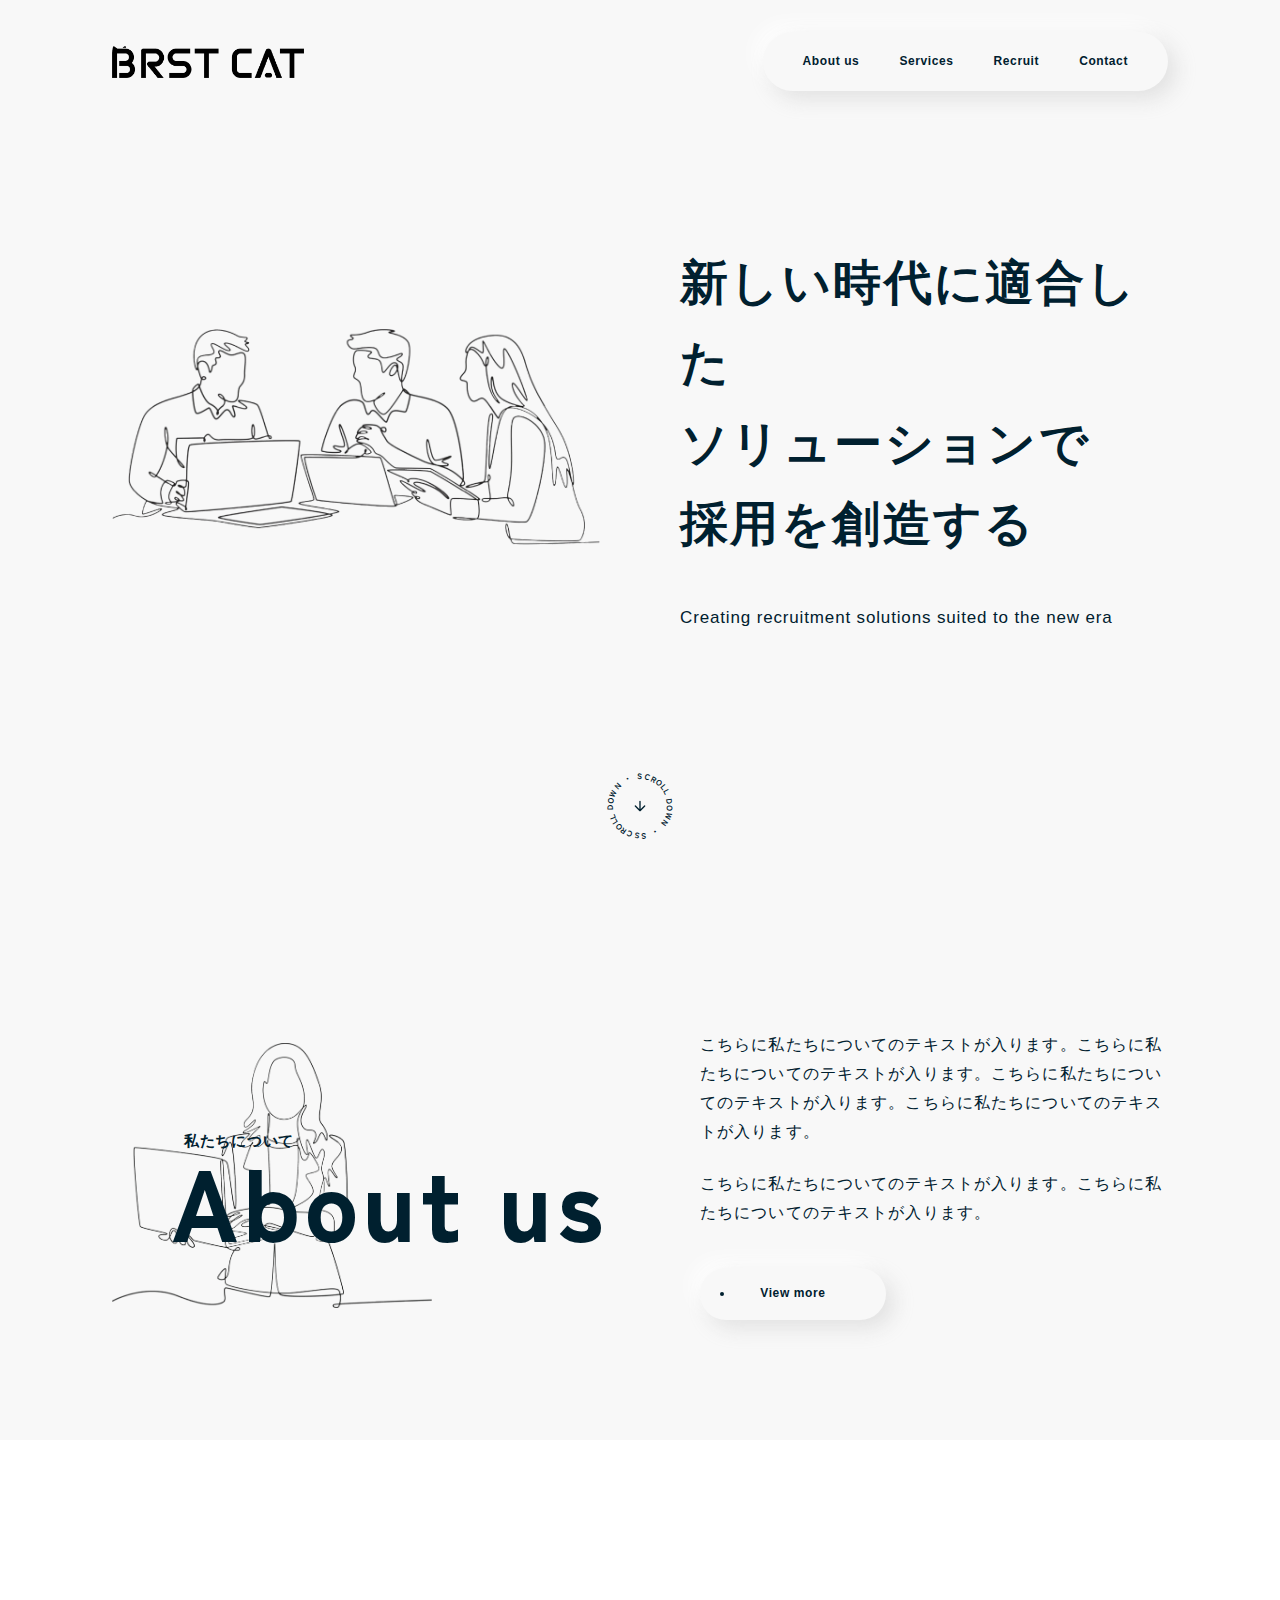
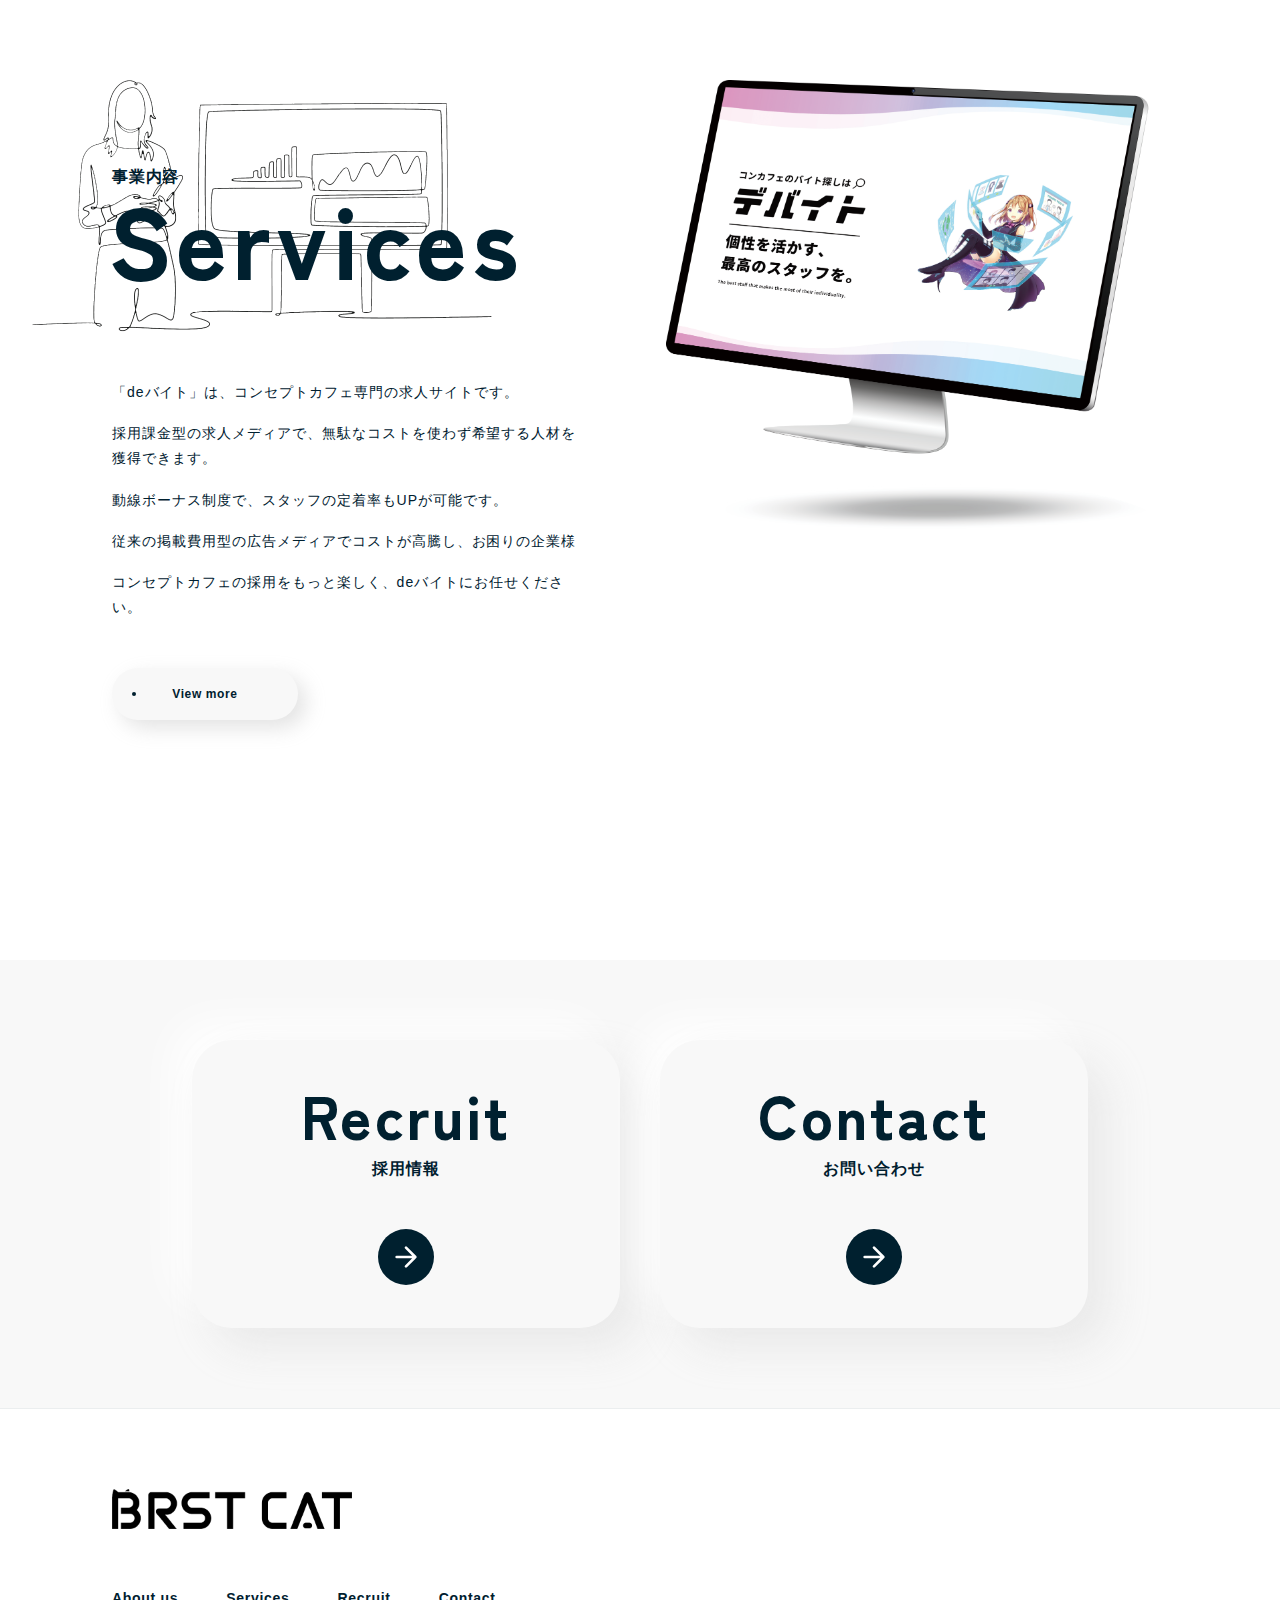
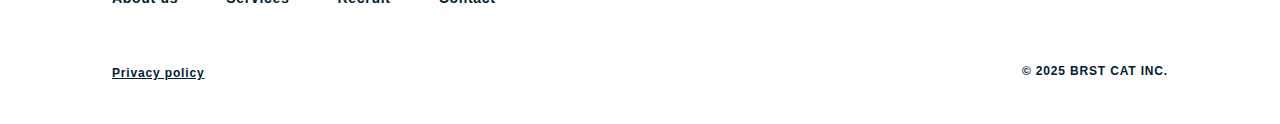
<file: index.html>
<!DOCTYPE html>
<html lang="ja">
<head>
    <meta charset="UTF-8">
    <meta name="viewport" content="width=device-width, initial-scale=1.0">
    <title>BRST CAT</title>
    <link rel="stylesheet" href="styles/navbar.css">
    
    <!-- Google Fonts -->
    <link rel="preconnect" href="https://fonts.googleapis.com">
    <link rel="preconnect" href="https://fonts.gstatic.com" crossorigin>
    <link href="https://fonts.googleapis.com/css2?family=Zen+Kaku+Gothic+Antique:wght@400;500;700&display=swap" rel="stylesheet">
</head>
<body>
    <header class="header">
        <div class="container">
            <div class="navbar">
                <div class="navbar__logo">
                    <a href="/">
                        <img src="assets/logo-ne.png" alt="BRST CAT Logo">
                    </a>
                </div>
                
                <nav class="navbar__menu">
                    <ul class="navbar__list">
                        <li class="navbar__item">
                            <a href="#about" class="navbar__link">About us</a>
                        </li>
                        <li class="navbar__item">
                            <a href="#services" class="navbar__link">Services</a>
                        </li>
                        <li class="navbar__item">
                            <a href="#recruit" class="navbar__link">Recruit</a>
                        </li>
                        <li class="navbar__item">
                            <a href="#contact" class="navbar__link navbar__link--contact">Contact</a>
                        </li>
                    </ul>
                </nav>

                <button class="navbar__hamburger" aria-label="Toggle menu"
                style="padding-left: 8px; padding-right: 8px;"
                >
                    <span class="navbar__hamburger-line"></span>
                    <span class="navbar__hamburger-line"></span>
                </button>
            </div>
        </div>
    </header>
    
    <!-- Hero Section -->
    <section class="hero">
        <div class="container">
            <div class="hero__content">
                <div class="hero__image">
                    <img src="assets/top-kv1.png" alt="Team working together">
                </div>
                <div class="hero__text">
                    <h1 class="hero__title">
                        <span class="hero__title-line">新しい時代に適合した</span>
                        <span class="hero__title-line">ソリューションで</span>
                        <span class="hero__title-line">採用を創造する</span>
                    </h1>
                    <p class="hero__subtitle">Creating recruitment solutions suited to the new era</p>
                </div>
            </div>
            <div class="hero__scroll">
                <div class="scroll_circle_container">
                    <svg class="scroll_text_circle" viewBox="0 0 500 500">
                        <defs>
                            <path id="scroll_text_circle" d="M250,400 a150,150 0 0,1 0,-300a150,150 0 0,1 0,300Z"></path>
                        </defs>
                        <text>
                            <textPath xlink:href="#scroll_text_circle">SCROLL DOWN ・ SCROLL DOWN ・ SCROLL DOWN ・ </textPath>
                        </text>
                    </svg>
                    <svg class="scroll_icon_img" viewBox="0 0 24 24" fill="none" xmlns="http://www.w3.org/2000/svg">
                        <path d="M12 5V19M12 19L19 12M12 19L5 12" stroke="currentColor" stroke-width="2" stroke-linecap="round" stroke-linejoin="round"/>
                    </svg>
                </div>
            </div>
        </div>
    </section>
    
    <!-- About Section -->
    <section class="about" id="about">
        <div class="container">
            <div class="about__content">
                <div class="about__left">
                    <div class="about__image-wrapper">
                        <img src="public/top-about.png" alt="About us illustration">
                        <div class="about__title-overlay">
                            <span class="about__subtitle-small">私たちについて</span>
                            <h2 class="about__title-main">About us</h2>
                        </div>
                    </div>
                </div>
                <div class="about__right">
                    <div class="about__description">
                        <p>こちらに私たちについてのテキストが入ります。こちらに私たちについてのテキストが入ります。こちらに私たちについてのテキストが入ります。こちらに私たちについてのテキストが入ります。</p>
                        <p>こちらに私たちについてのテキストが入ります。こちらに私たちについてのテキストが入ります。</p>
                    </div>
                    <div class="about__button">
                        <a href="pages/about.html" class="btn-neumorphic">
                            <span>View more</span>
                        </a>
                    </div>
                </div>
            </div>
        </div>
    </section>
    
    <!-- Services Section -->
    <section class="services" id="services">
        <div class="container">
            <div class="services__content">
                <div class="services__left">
                    <div class="services__image-wrapper">
                        <img src="assets/top-service.png" alt="Services illustration">
                        <div class="services__title-overlay">
                            <span class="services__subtitle-small">事業内容</span>
                            <h2 class="services__title-main">Services</h2>
                        </div>
                    </div>
                    <div class="services__description">
                        <p>「deバイト」は、コンセプトカフェ専門の求人サイトです。</p>
                        <p>採用課金型の求人メディアで、無駄なコストを使わず希望する人材を獲得できます。</p>
                        <p>動線ボーナス制度で、スタッフの定着率もUPが可能です。</p>
                        <p>従来の掲載費用型の広告メディアでコストが高騰し、お困りの企業様</p>
                        <p>コンセプトカフェの採用をもっと楽しく、deバイトにお任せください。</p>
                    </div>
                    <div class="services__button">
                        <a href="pages/services.html" class="btn-neumorphic">
                            <span>View more</span>
                        </a>
                    </div>
                </div>
                <div class="services__right">
                    <img src="public/service.png" alt="Services illustration">
                </div>
            </div>
        </div>
    </section>
    
    <!-- Cards Section -->
    <section class="cards">
        <div class="container">
            <div class="cards__content">
                <div class="card">
                    <div class="card__content">
                        <h3 class="card__title">Recruit</h3>
                        <p class="card__subtitle">採用情報</p>
                        <div class="card__button">
                            <a href="pages/recruit.html" class="btn-circle">
                                <svg viewBox="0 0 24 24" fill="none" xmlns="http://www.w3.org/2000/svg">
                                    <path d="M5 12H19M19 12L12 5M19 12L12 19" stroke="currentColor" stroke-width="2" stroke-linecap="round" stroke-linejoin="round"/>
                                </svg>
                            </a>
                        </div>
                    </div>
                </div>
                <div class="card">
                    <div class="card__content">
                        <h3 class="card__title">Contact</h3>
                        <p class="card__subtitle">お問い合わせ</p>
                        <div class="card__button">
                            <a href="pages/contact.html" class="btn-circle">
                                <svg viewBox="0 0 24 24" fill="none" xmlns="http://www.w3.org/2000/svg">
                                    <path d="M5 12H19M19 12L12 5M19 12L12 19" stroke="currentColor" stroke-width="2" stroke-linecap="round" stroke-linejoin="round"/>
                                </svg>
                            </a>
                        </div>
                    </div>
                </div>
            </div>
        </div>
    </section>
    
    <!-- Footer Section -->
    <footer class="footer">
        <div class="container">
            <div class="footer__content">
                <div class="footer__logo">
                    <img src="assets/logo-ne.png" alt="BRST CAT Logo">
                </div>
                
                <nav class="footer__nav">
                    <ul class="footer__nav-list">
                        <li class="footer__nav-item">
                            <a href="#about" class="footer__nav-link">About us</a>
                        </li>
                        <li class="footer__nav-item">
                            <a href="#services" class="footer__nav-link">Services</a>
                        </li>
                        <li class="footer__nav-item">
                            <a href="#recruit" class="footer__nav-link">Recruit</a>
                        </li>
                        <li class="footer__nav-item">
                            <a href="#contact" class="footer__nav-link">Contact</a>
                        </li>
                    </ul>
                </nav>
                
            <div class="footer__bottom">
                <div class="footer__privacy">
                    <a href="pages/privacy.html" class="footer__privacy-link">Privacy policy</a>
                </div>
                    <div class="footer__copyright">
                        <p>© 2025 BRST CAT INC.</p>
                    </div>
                </div>
            </div>
        </div>
    </footer>
    
    <script src="scripts/navbar.js"></script>
</body>
</html>
</file>
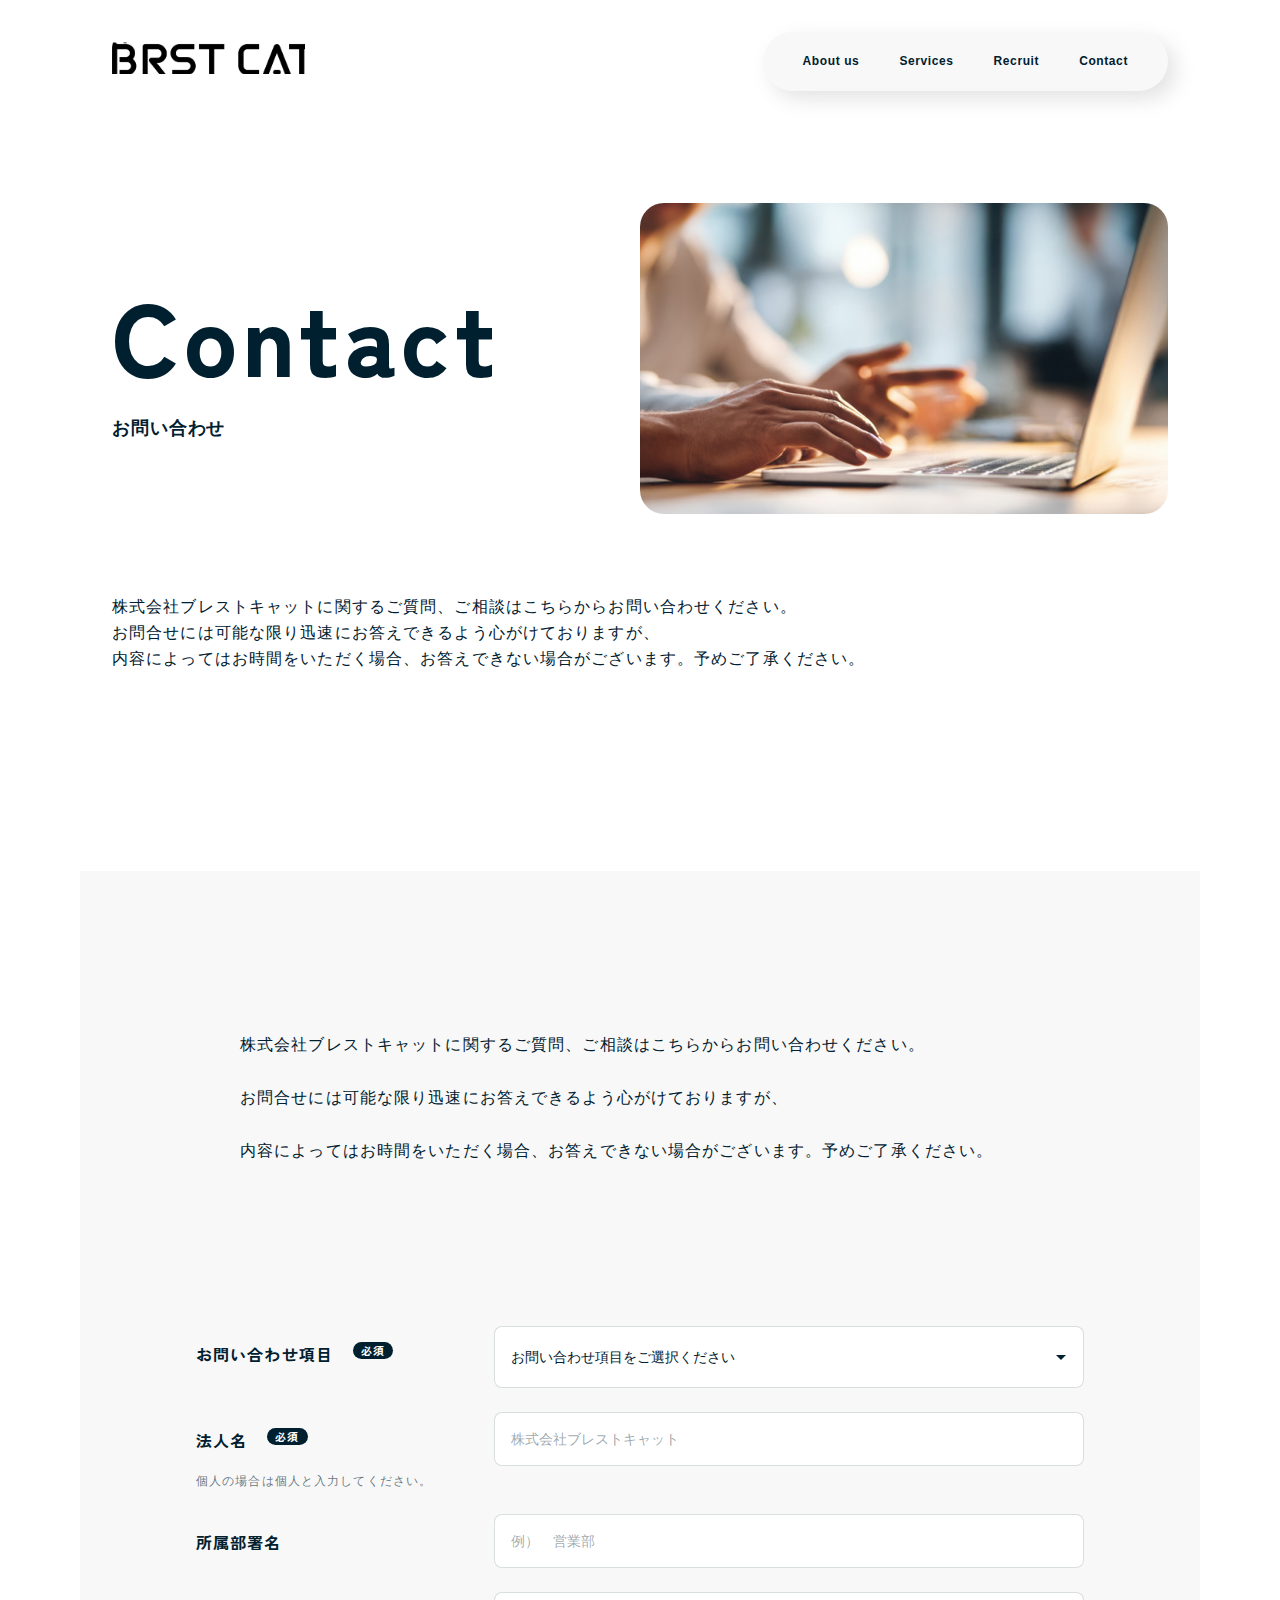
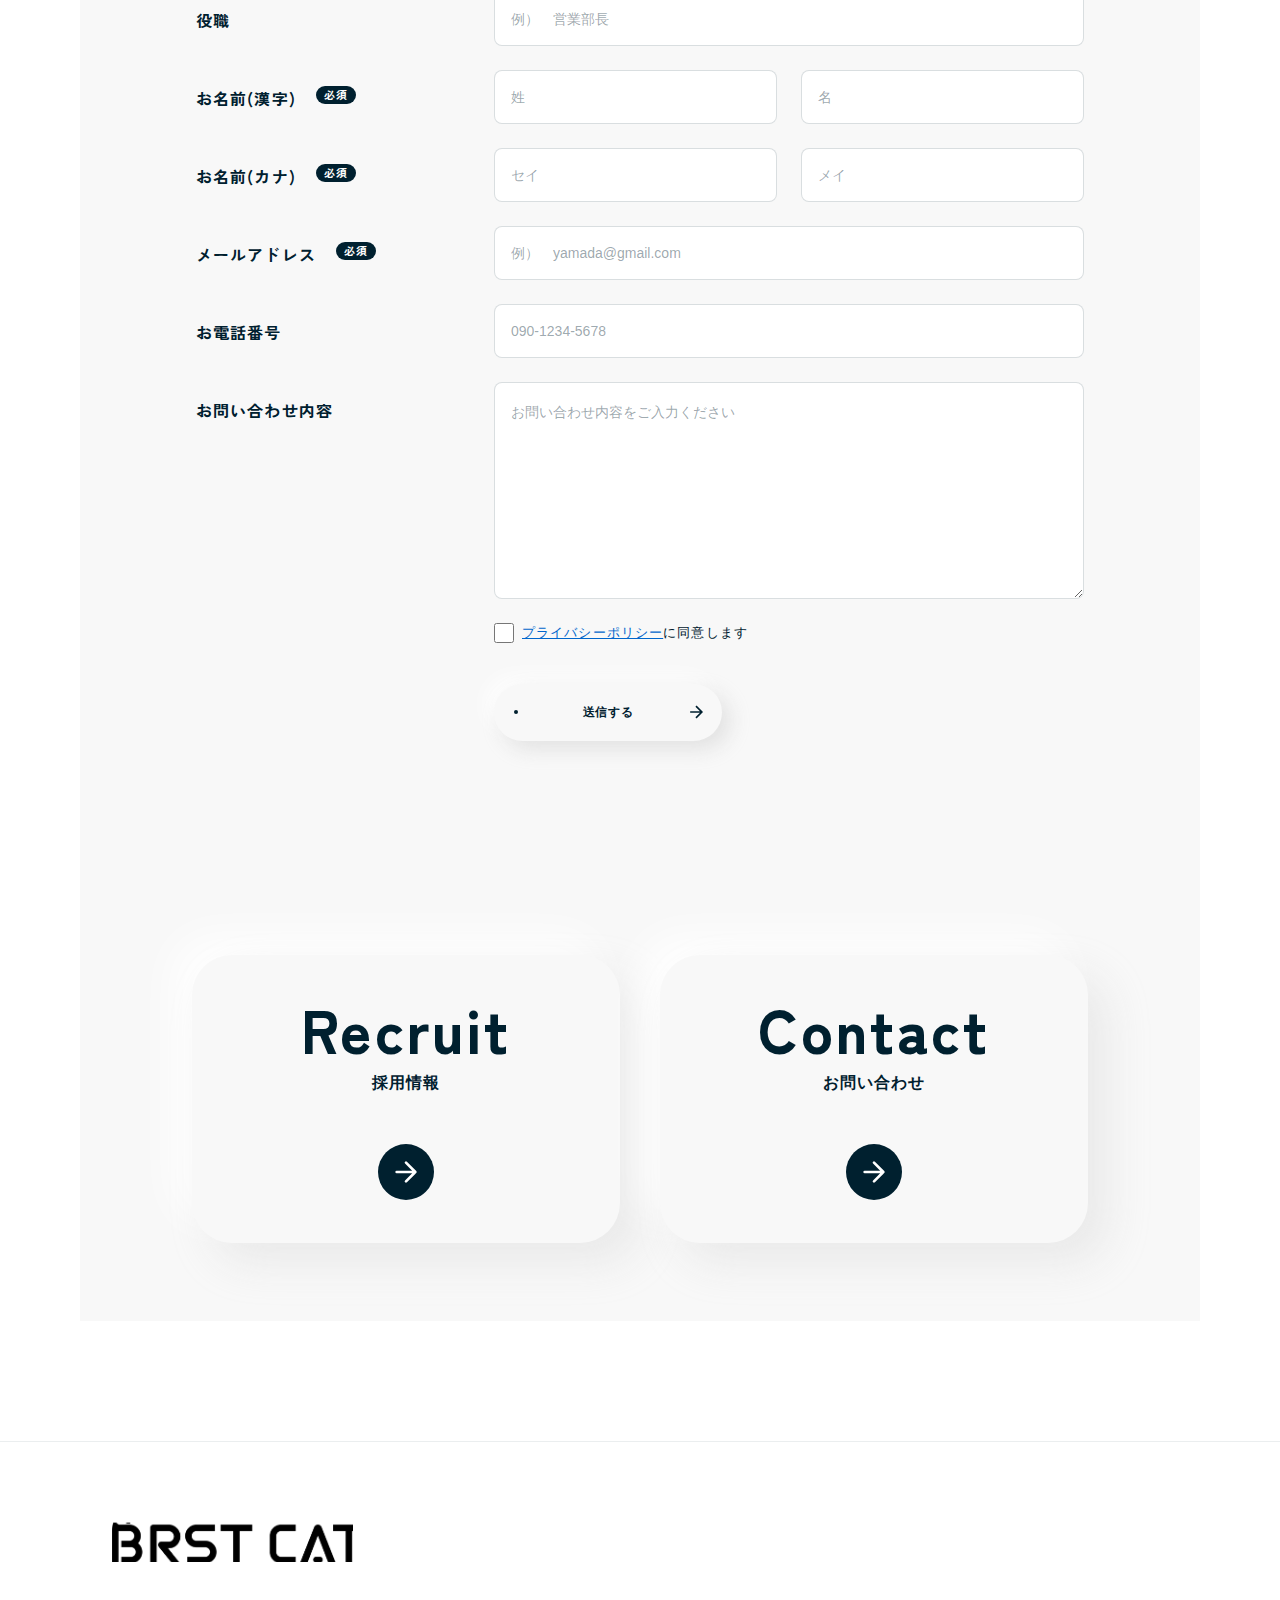
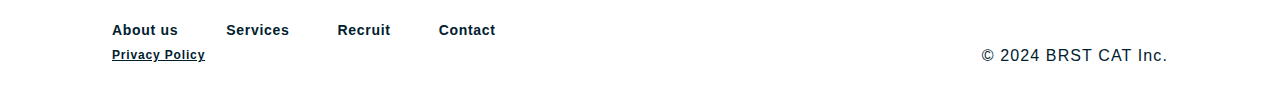
<file: pages/contact.html>
<!DOCTYPE html>
<html lang="ja">
<head>
    <meta charset="UTF-8">
    <meta name="viewport" content="width=device-width, initial-scale=1.0">
    <title>Contact - BRST CAT</title>
    <link rel="stylesheet" href="../styles/navbar.css">
    <link rel="preconnect" href="https://fonts.googleapis.com">
    <link rel="preconnect" href="https://fonts.gstatic.com" crossorigin>
    <link href="https://fonts.googleapis.com/css2?family=Zen+Kaku+Gothic+Antique:wght@400;500;700&display=swap" rel="stylesheet">
</head>
<body>
    <!-- Header -->
    <header class="header" style="background-color: #FFFFFF;">
        <div class="container">
            <nav class="navbar">
                <a href="../index.html" class="navbar__logo">
                    <img src="../public/SVG/logo.svg" alt="BRST CAT Logo">
                </a>
                
                <div class="navbar__menu">
                    <ul class="navbar__list">
                        <li class="navbar__item">
                            <a href="about.html" class="navbar__link">About us</a>
                        </li>
                        <li class="navbar__item">
                            <a href="services.html" class="navbar__link">Services</a>
                        </li>
                        <li class="navbar__item">
                            <a href="recruit.html" class="navbar__link">Recruit</a>
                        </li>
                        <li class="navbar__item">
                            <a href="contact.html" class="navbar__link navbar__link--contact navbar__link--active">Contact</a>
                        </li>
                    </ul>
                </div>
                
                <button class="navbar__hamburger" aria-label="Toggle menu">
                    <span></span>
                    <span></span>
                </button>
            </nav>
        </div>
    </header>

    <!-- Contact Hero Section -->
    <section class="contact-hero">
        <div class="container">
            <div class="contact-hero__content">
                <div class="contact-hero__text">
                    <h1 class="contact-hero__title">Contact</h1>
                    <p class="contact-hero__subtitle">お問い合わせ</p>
                </div>
                <div class="contact-hero__image">
                    <img src="../public/sp-contact-top.jpg" alt="Contact">
                </div>
            </div>
        </div>
    </section>

    <section class="contact-form-section">
        <div class="container">
            <div class="contact-content__text_sp">
                <p>株式会社ブレストキャットに関するご質問、ご相談はこちらからお問い合わせください。</p>
                <p>お問合せには可能な限り迅速にお答えできるよう心がけておりますが、</p>
                <p>内容によってはお時間をいただく場合、お答えできない場合がございます。予めご了承ください。</p>
            </div>
        </div>
    </section>

  

    <!-- Contact Form Section -->
    <section class="contact-form-section">
        <div class="container"
        style="background-color: #F8F8F8;"
        >
        <div class="contact-content__text">
            <p>株式会社ブレストキャットに関するご質問、ご相談はこちらからお問い合わせください。</p>
            <p>お問合せには可能な限り迅速にお答えできるよう心がけておりますが、</p>
            <p>内容によってはお時間をいただく場合、お答えできない場合がございます。予めご了承ください。</p>
        </div>
        
        
            <form class="contact-form">
                <!-- Inquiry Type -->
                <div class="form-group">
                    <label class="form-label">
                        <span>お問い合わせ項目</span>
                        <span class="form-required">必須</span>
                    </label>
                    <select class="form-select" required>
                        <option value="">お問い合わせ項目をご選択ください</option>
                        <option value="service">サービスについて</option>
                        <option value="recruitment">採用について</option>
                        <option value="other">その他</option>
                    </select>
                </div>

                <!-- Company Name -->
                <div class="form-group">
                    <label class="form-label">
                        <span>法人名</span>
                        <span class="form-required">必須</span>
                        <span class="form-hint">個人の場合は個人と入力してください。</span>
                    </label>
                    <input type="text" class="form-input" placeholder="株式会社ブレストキャット" required>
                </div>

                <!-- Department -->
                <div class="form-group">
                    <label class="form-label">所属部署名</label>
                    <input type="text" class="form-input" placeholder="例）　営業部">
                </div>

                <!-- Position -->
                <div class="form-group">
                    <label class="form-label">役職</label>
                    <input type="text" class="form-input" placeholder="例）　営業部長">
                </div>

                <!-- Name (Kanji) -->
                <div class="form-group">
                    <label class="form-label">
                        <span>お名前(漢字)</span>
                        <span class="form-required">必須</span>
                    </label>
                    <div class="form-row">
                        <input type="text" class="form-input form-input--half" placeholder="姓" required>
                        <input type="text" class="form-input form-input--half" placeholder="名" required>
                    </div>
                </div>

                <!-- Name (Kana) -->
                <div class="form-group">
                    <label class="form-label">
                        <span>お名前(カナ)</span>
                        <span class="form-required">必須</span>
                    </label>
                    <div class="form-row">
                        <input type="text" class="form-input form-input--half" placeholder="セイ" required>
                        <input type="text" class="form-input form-input--half" placeholder="メイ" required>
                    </div>
                </div>

                <!-- Email -->
                <div class="form-group">
                    <label class="form-label">
                        <span>メールアドレス</span>
                        <span class="form-required">必須</span>
                    </label>
                    <input type="email" class="form-input" placeholder="例）　yamada@gmail.com" required>
                </div>

                <!-- Phone -->
                <div class="form-group">
                    <label class="form-label">お電話番号</label>
                    <input type="tel" class="form-input" placeholder="090-1234-5678">
                </div>

                <!-- Inquiry Content -->
                <div class="form-group">
                    <label class="form-label">お問い合わせ内容</label>
                    <textarea class="form-textarea" placeholder="お問い合わせ内容をご入力ください" rows="8"></textarea>
                </div>

                <!-- Privacy Policy -->
                 <div
                 class="form-group"
                 >
                 <div></div>
                 
                 <div
                 class="form-submit-container"
                 >

             
                <div class="form-checkbox">
                    <input type="checkbox" id="privacy" required>
                    <label for="privacy">
                        <a href="privacy.html" target="_blank" class="form-link">プライバシーポリシー</a>に同意します
                    </label>
                </div>
                 <!-- Submit Button -->
                 <button type="submit" class="btn-neumorphic form-submit">
                    <span>送信する</span>
                    <svg xmlns="http://www.w3.org/2000/svg" width="20" height="20" viewBox="0 0 24 24" fill="none" stroke="currentColor" stroke-width="2">
                        <path d="M5 12h14M12 5l7 7-7 7"/>
                    </svg>
                </button>
                </div>
            </div>

               
            </form>
            <div class="cards__content" style="padding-bottom:  78px;margin-top: 130px;">
                <div class="card">
                    <div class="card__content">
                        <h3 class="card__title">Recruit</h3>
                        <p class="card__subtitle">採用情報</p>
                        <div class="card__button">
                            <a href="recruit.html" class="btn-circle">
                                <svg viewBox="0 0 24 24" fill="none" xmlns="http://www.w3.org/2000/svg">
                                    <path d="M5 12H19M19 12L12 5M19 12L12 19" stroke="currentColor" stroke-width="2" stroke-linecap="round" stroke-linejoin="round"/>
                                </svg>
                            </a>
                        </div>
                    </div>
                </div>
                <div class="card">
                    <div class="card__content">
                        <h3 class="card__title">Contact</h3>
                        <p class="card__subtitle">お問い合わせ</p>
                        <div class="card__button">
                            <a href="contact.html" class="btn-circle">
                                <svg viewBox="0 0 24 24" fill="none" xmlns="http://www.w3.org/2000/svg">
                                    <path d="M5 12H19M19 12L12 5M19 12L12 19" stroke="currentColor" stroke-width="2" stroke-linecap="round" stroke-linejoin="round"/>
                                </svg>
                            </a>
                        </div>
                    </div>
                </div>
            </div>
        </div>
    </section>

 

    <!-- Footer -->
    <footer class="footer">
        <div class="container">
            <div class="footer__content">
                <div class="footer__logo">
                    <img src="../public/SVG/logo.svg" alt="BRST CAT Logo">
                </div>
                <nav class="footer__nav">
                    <ul class="footer__nav-list">
                        <li class="footer__nav-item">
                            <a href="about.html" class="footer__nav-link">About us</a>
                        </li>
                        <li class="footer__nav-item">
                            <a href="services.html" class="footer__nav-link">Services</a>
                        </li>
                        <li class="footer__nav-item">
                            <a href="recruit.html" class="footer__nav-link">Recruit</a>
                        </li>
                        <li class="footer__nav-item">
                            <a href="contact.html" class="footer__nav-link">Contact</a>
                        </li>
                    </ul>
                </nav>
            </div>
            <div class="footer__bottom">
                <a href="privacy.html" class="footer__privacy-link">Privacy Policy</a>
                <p class="footer__copyright">© 2024 BRST CAT Inc.</p>
            </div>
        </div>
    </footer>

    <script src="../scripts/navbar.js"></script>
</body>
</html>
</file>
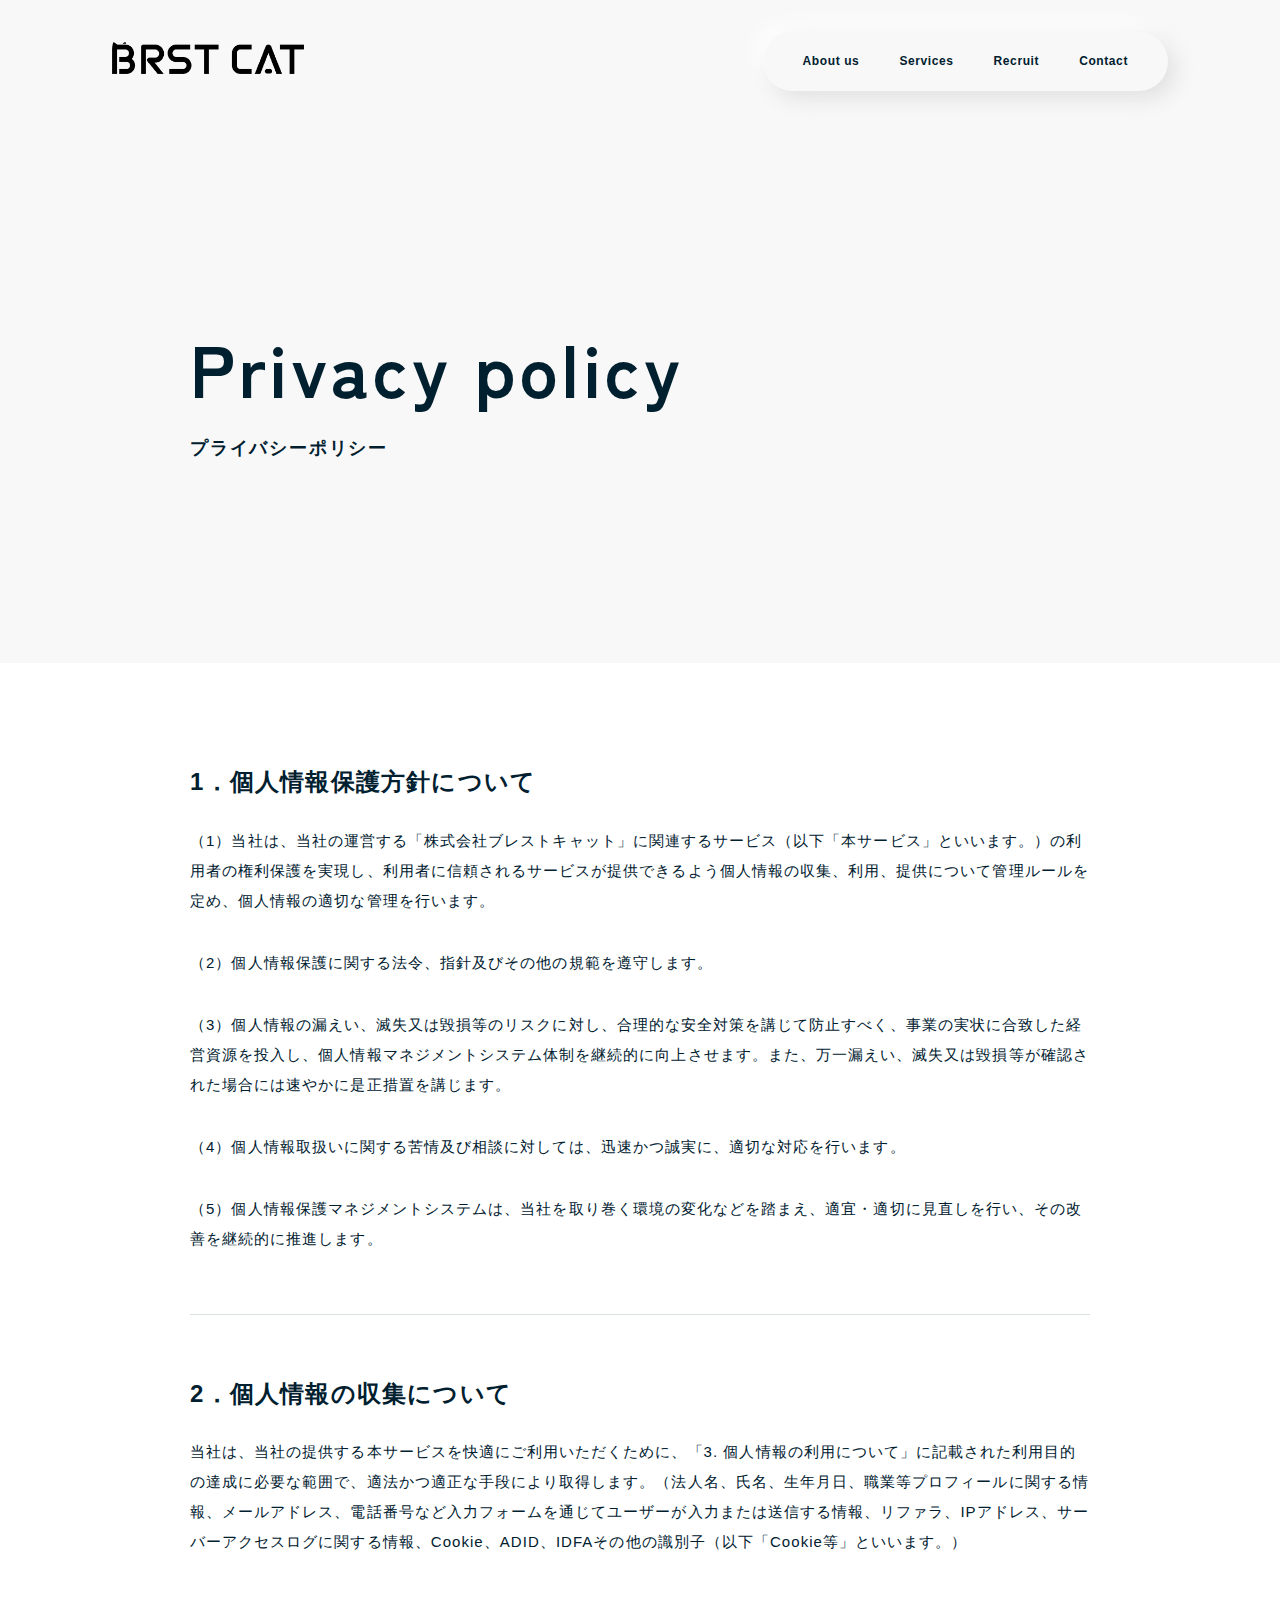
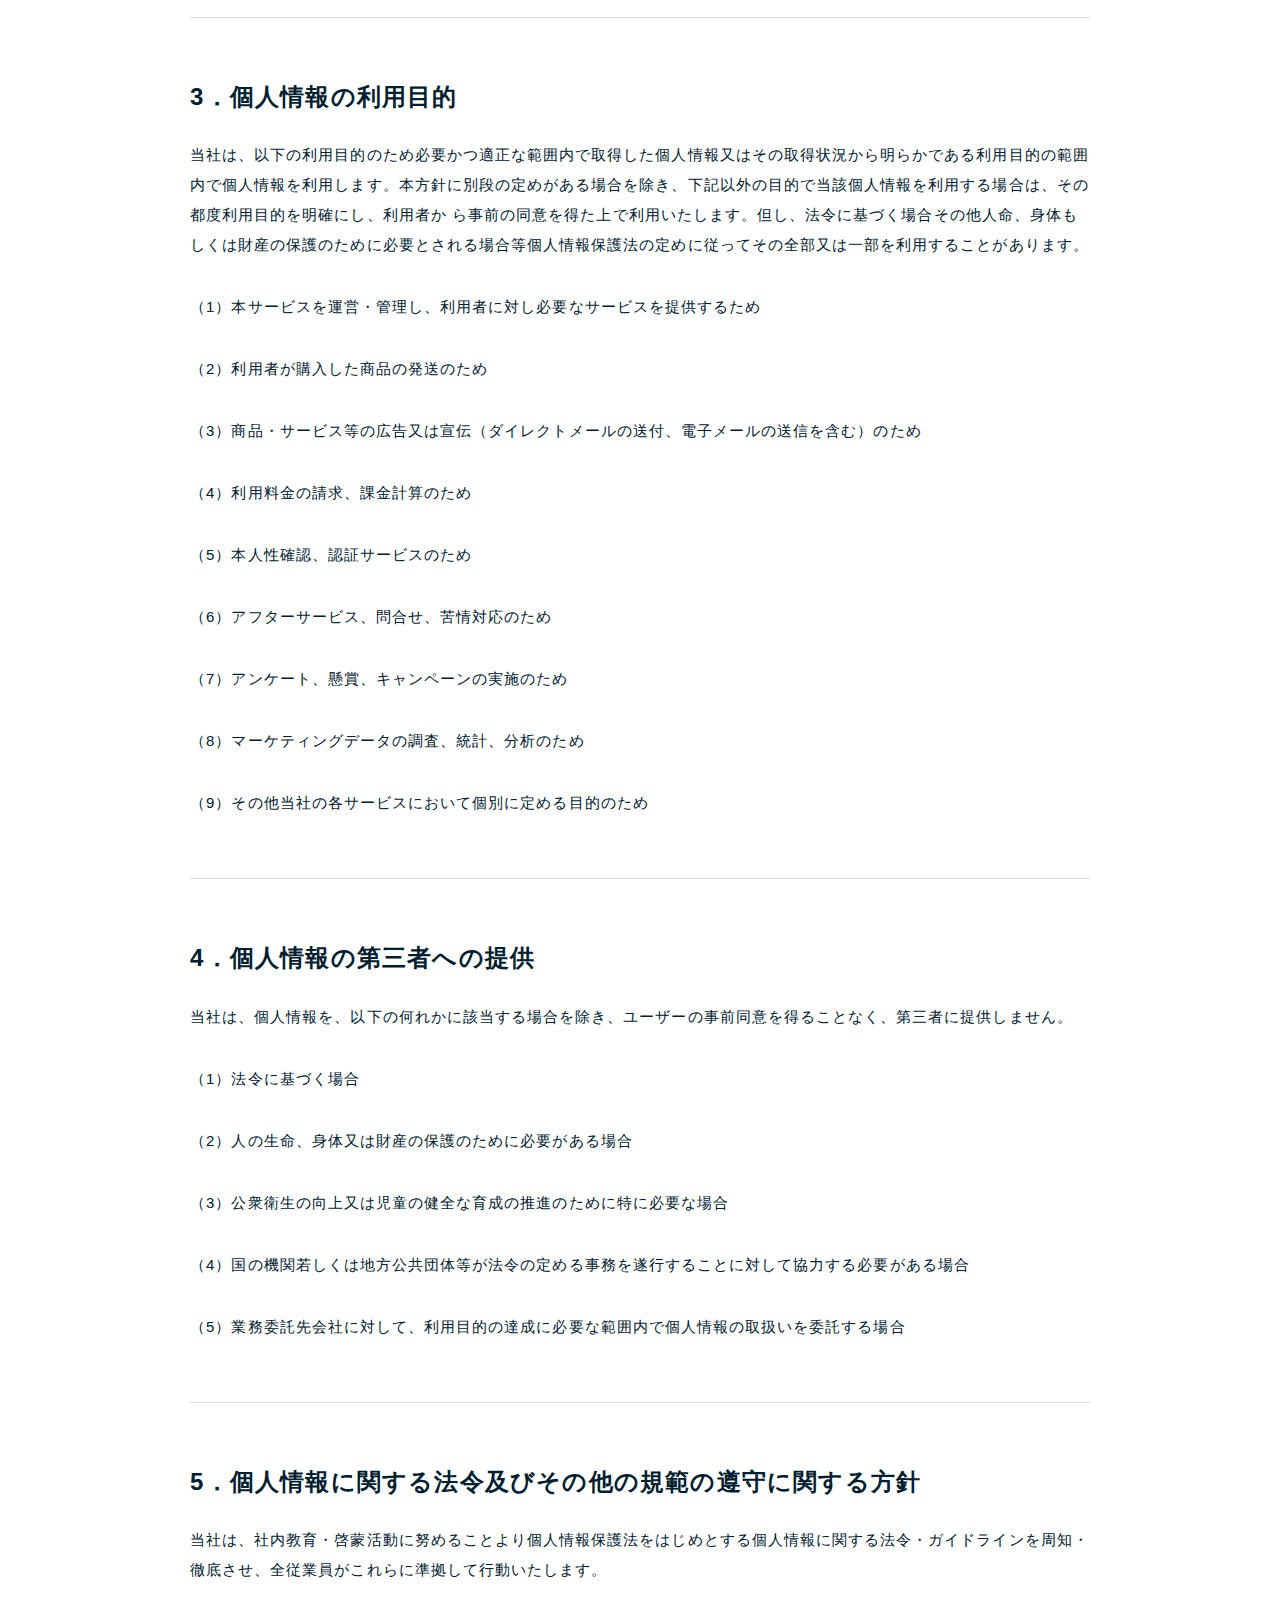
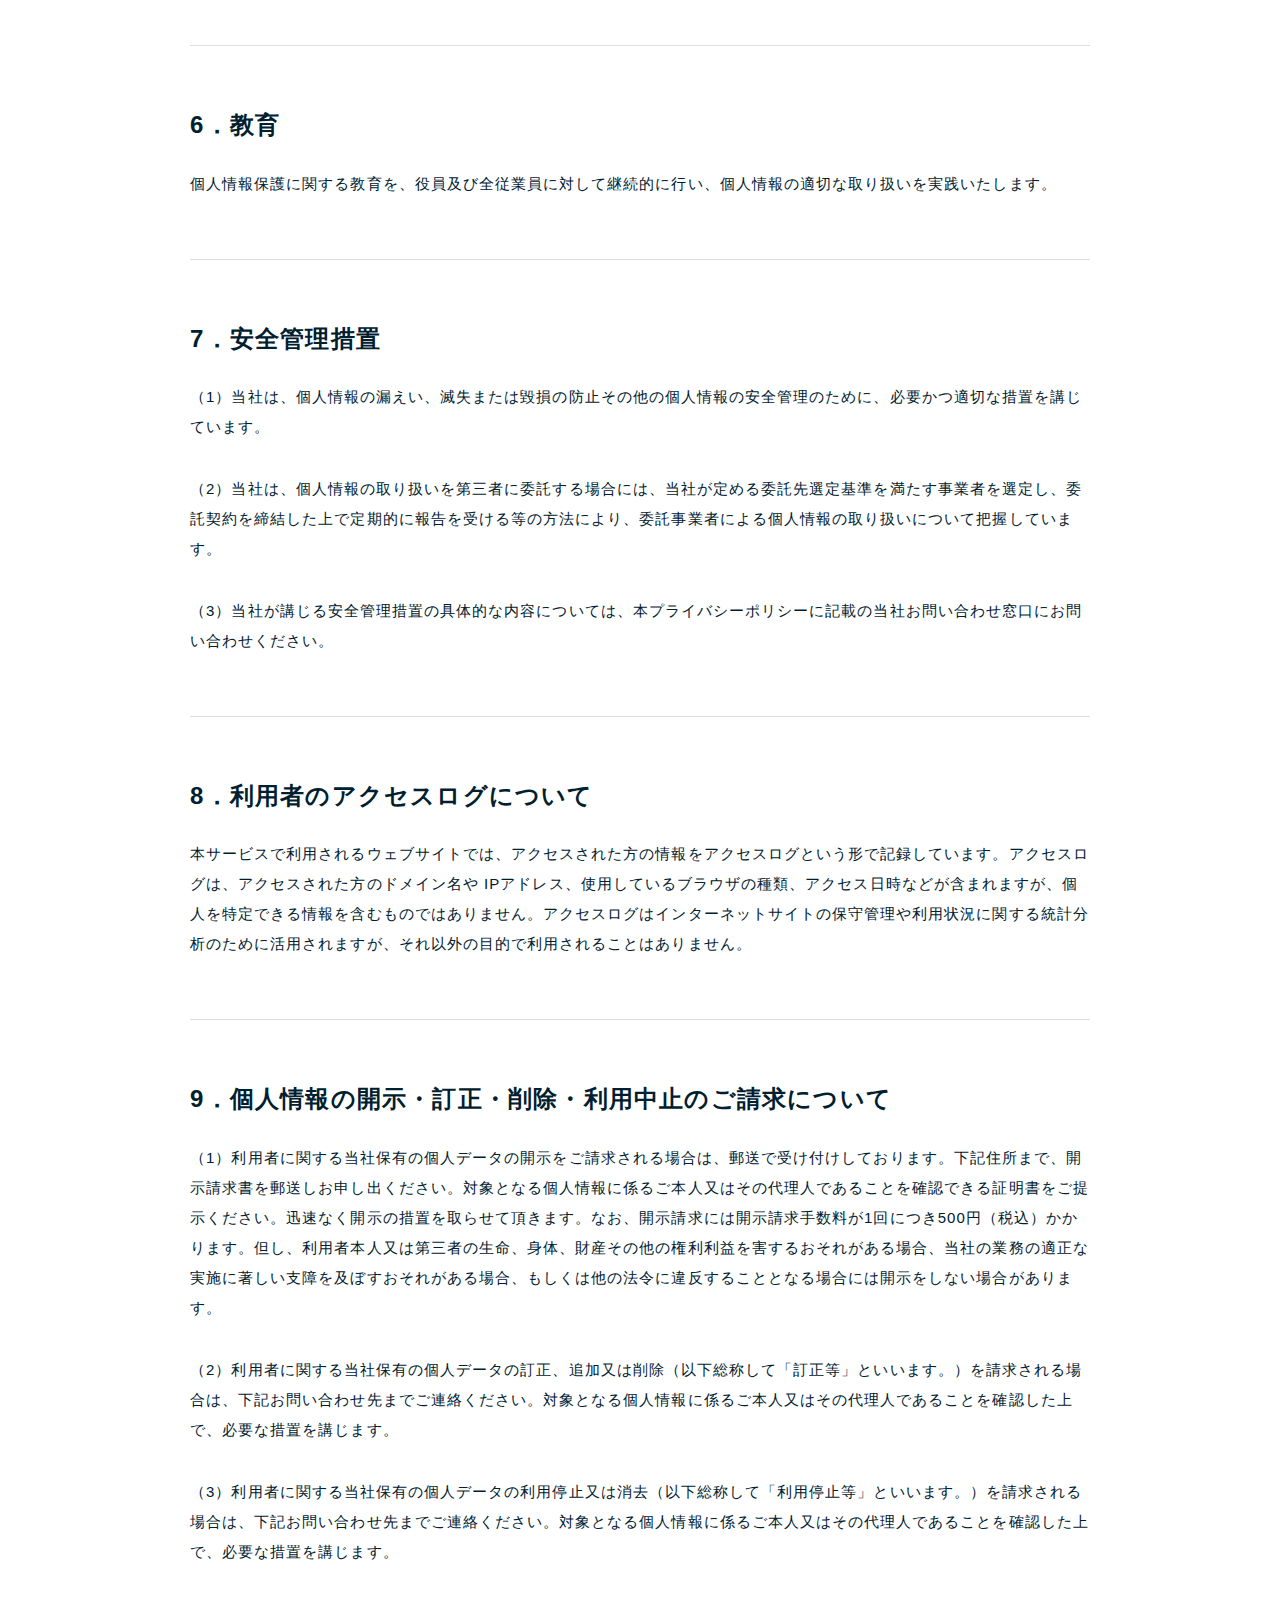
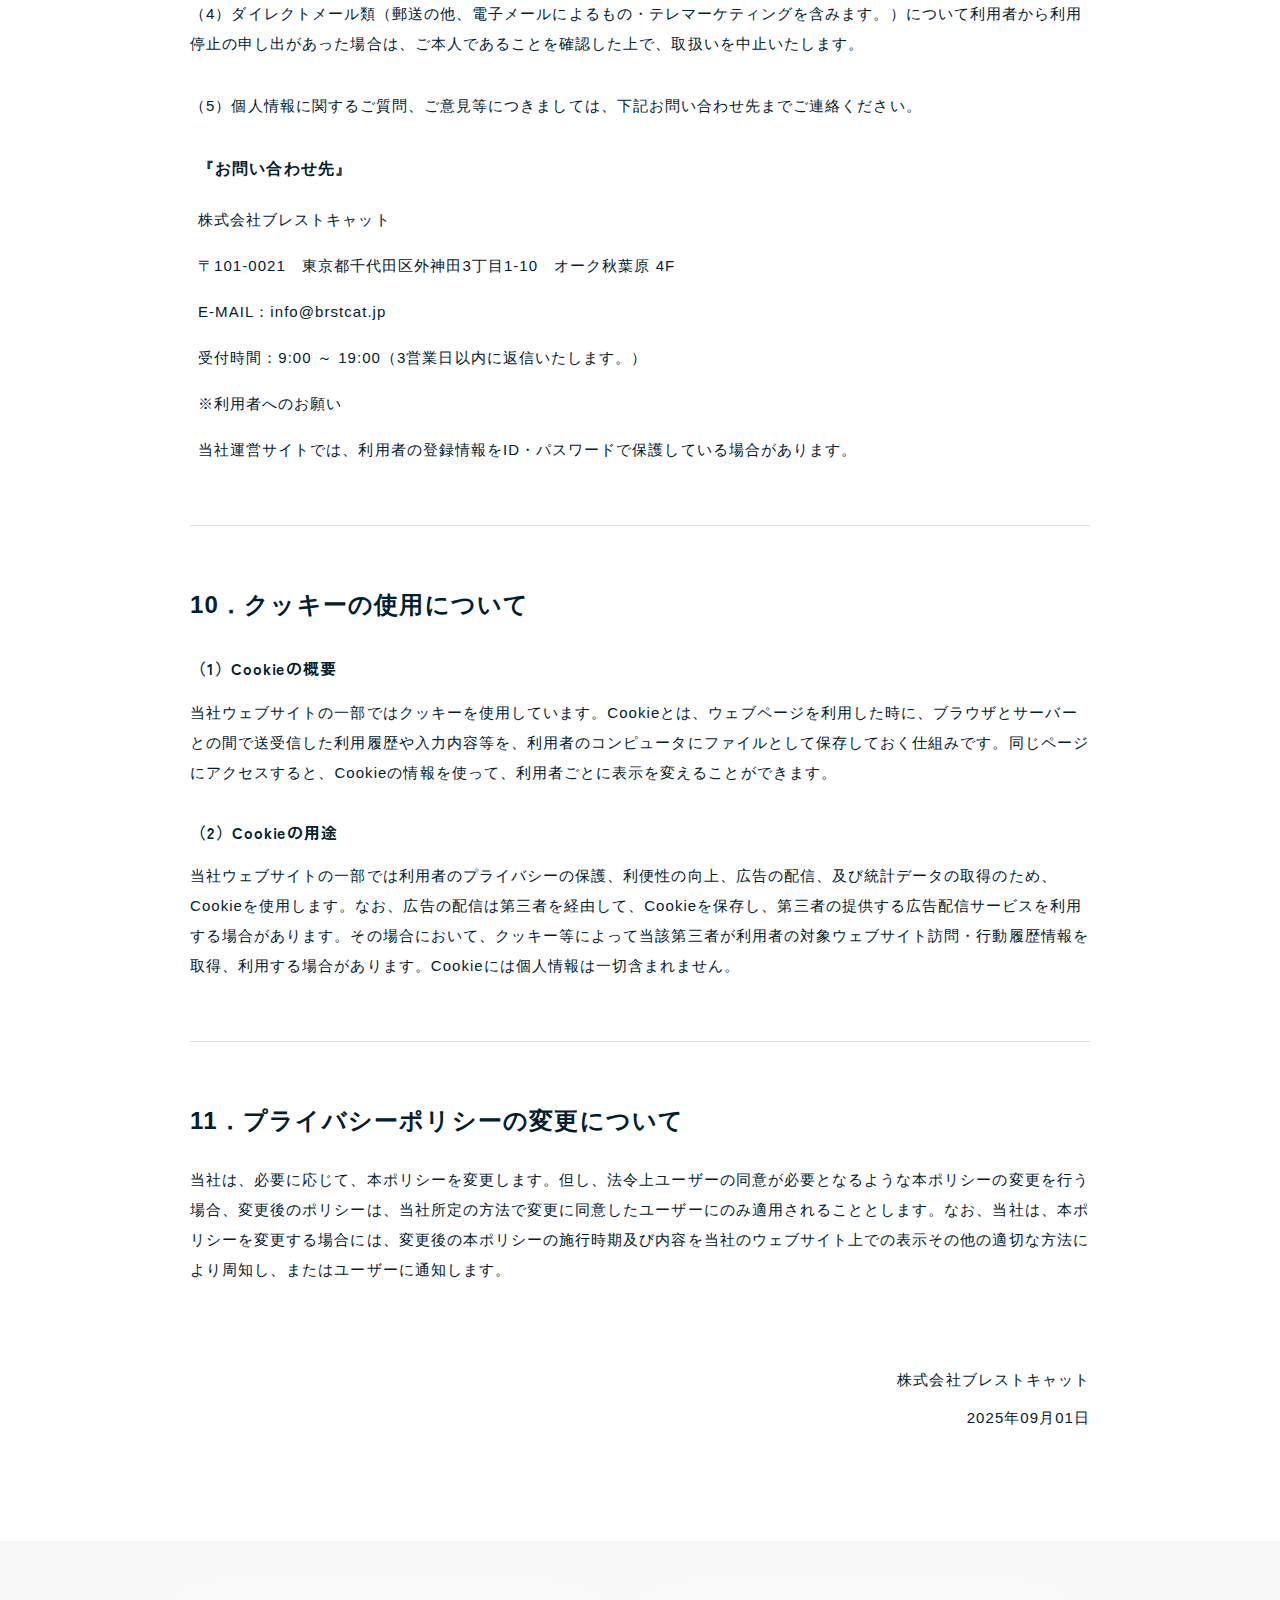
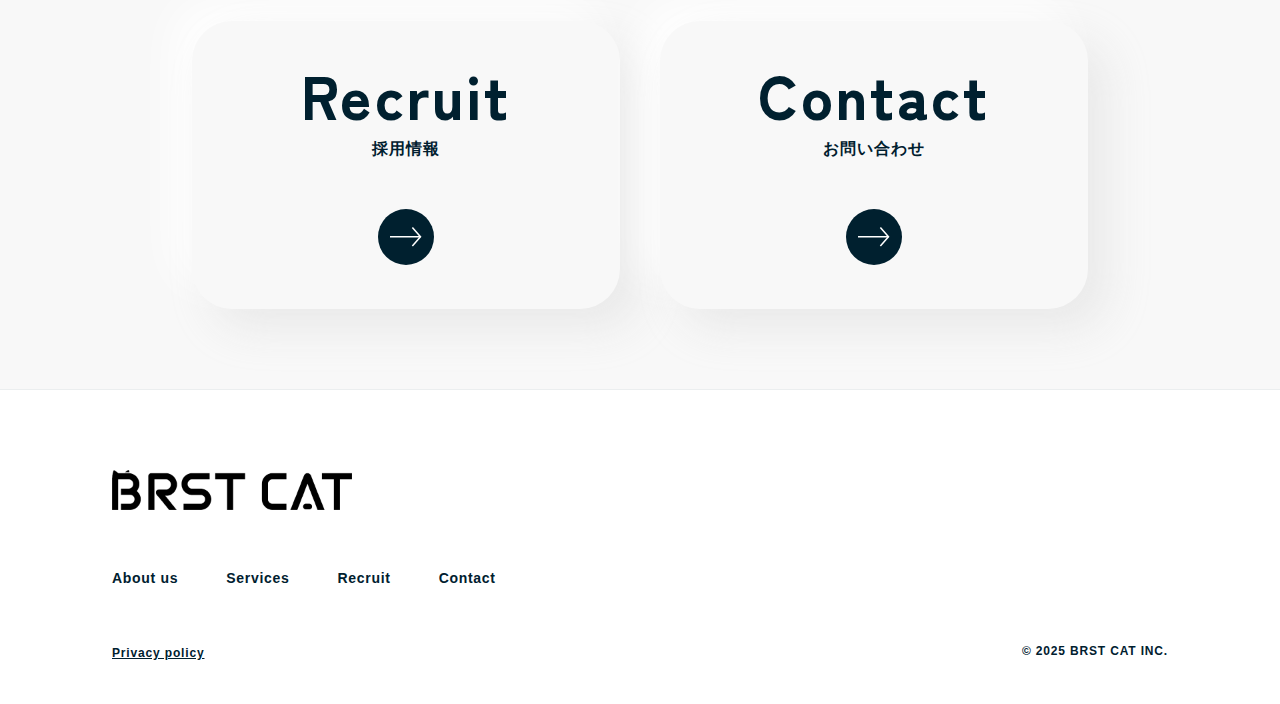
<file: pages/privacy.html>
<!DOCTYPE html>
<html lang="ja">
<head>
    <meta charset="UTF-8">
    <meta name="viewport" content="width=device-width, initial-scale=1.0">
    <title>Privacy Policy - BRST CAT</title>
    <link rel="stylesheet" href="../styles/navbar.css">
    <link rel="preconnect" href="https://fonts.googleapis.com">
    <link rel="preconnect" href="https://fonts.gstatic.com" crossorigin>
    <link href="https://fonts.googleapis.com/css2?family=Zen+Kaku+Gothic+Antique:wght@400;500;700;800;900&display=swap" rel="stylesheet">
</head>
<body>
    <!-- Header -->
    <header class="header" style="background-color: #F8F8F8;">
        <div class="container">
            <nav class="navbar">
                <a href="../index.html" class="navbar__logo">
                    <img src="../assets/logo-ne.png" alt="BRST CAT Logo">
                </a>
                
                <div class="navbar__menu">
                    <ul class="navbar__list">
                        <li class="navbar__item">
                            <a href="about.html" class="navbar__link">About us</a>
                        </li>
                        <li class="navbar__item">
                            <a href="services.html" class="navbar__link">Services</a>
                        </li>
                        <li class="navbar__item">
                            <a href="recruit.html" class="navbar__link">Recruit</a>
                        </li>
                        <li class="navbar__item">
                            <a href="contact.html" class="navbar__link navbar__link--contact">Contact</a>
                        </li>
                    </ul>
                </div>
                
                <button class="navbar__hamburger" aria-label="Toggle menu"
                style="padding-left: 8px; padding-right: 8px;"
                >
                    <span class="navbar__hamburger-line"></span>
                    <span class="navbar__hamburger-line"></span>
                </button>
            </nav>
        </div>
    </header>

    <!-- Privacy Hero Section -->
    <section class="privacy-hero">
        <div class="container">
            <div class="privacy-hero__content">
                <h1 class="privacy-hero__title">Privacy policy</h1>
                <p class="privacy-hero__subtitle">プライバシーポリシー</p>
            </div>
        </div>
    </section>

    <!-- Privacy Content Section -->
    <section class="privacy-content">
        <div class="container">
            <div class="privacy-content__text">
                <!-- Section 1 -->
                <h2>1．個人情報保護方針について</h2>
                
                <p>（1）当社は、当社の運営する「株式会社ブレストキャット」に関連するサービス（以下「本サービス」といいます。）の利用者の権利保護を実現し、利用者に信頼されるサービスが提供できるよう個人情報の収集、利用、提供について管理ルールを定め、個人情報の適切な管理を行います。</p>
                
                <p>（2）個人情報保護に関する法令、指針及びその他の規範を遵守します。</p>
                
                <p>（3）個人情報の漏えい、滅失又は毀損等のリスクに対し、合理的な安全対策を講じて防止すべく、事業の実状に合致した経営資源を投入し、個人情報マネジメントシステム体制を継続的に向上させます。また、万一漏えい、滅失又は毀損等が確認された場合には速やかに是正措置を講じます。</p>
                
                <p>（4）個人情報取扱いに関する苦情及び相談に対しては、迅速かつ誠実に、適切な対応を行います。</p>
                
                <p>（5）個人情報保護マネジメントシステムは、当社を取り巻く環境の変化などを踏まえ、適宜・適切に見直しを行い、その改善を継続的に推進します。</p>
                
                <hr>
                
                <!-- Section 2 -->
                <h2>2．個人情報の収集について</h2>
                
                <p>当社は、当社の提供する本サービスを快適にご利用いただくために、「3. 個人情報の利用について」に記載された利用目的の達成に必要な範囲で、適法かつ適正な手段により取得します。（法人名、氏名、生年月日、職業等プロフィールに関する情報、メールアドレス、電話番号など入力フォームを通じてユーザーが入力または送信する情報、リファラ、IPアドレス、サーバーアクセスログに関する情報、Cookie、ADID、IDFAその他の識別子（以下「Cookie等」といいます。）</p>
                
                <hr>
                
                <!-- Section 3 -->
                <h2>3．個人情報の利用目的</h2>
                
                <p>当社は、以下の利用目的のため必要かつ適正な範囲内で取得した個人情報又はその取得状況から明らかである利用目的の範囲内で個人情報を利用します。本方針に別段の定めがある場合を除き、下記以外の目的で当該個人情報を利用する場合は、その都度利用目的を明確にし、利用者か ら事前の同意を得た上で利用いたします。但し、法令に基づく場合その他人命、身体もしくは財産の保護のために必要とされる場合等個人情報保護法の定めに従ってその全部又は一部を利用することがあります。</p>
                
                <p>（1）本サービスを運営・管理し、利用者に対し必要なサービスを提供するため</p>
                
                <p>（2）利用者が購入した商品の発送のため</p>
                
                <p>（3）商品・サービス等の広告又は宣伝（ダイレクトメールの送付、電子メールの送信を含む）のため</p>
                
                <p>（4）利用料金の請求、課金計算のため</p>
                
                <p>（5）本人性確認、認証サービスのため</p>
                
                <p>（6）アフターサービス、問合せ、苦情対応のため</p>
                
                <p>（7）アンケート、懸賞、キャンペーンの実施のため</p>
                
                <p>（8）マーケティングデータの調査、統計、分析のため</p>
                
                <p>（9）その他当社の各サービスにおいて個別に定める目的のため</p>
                
                <hr>
                
                <!-- Section 4 -->
                <h2>4．個人情報の第三者への提供</h2>
                
                <p>当社は、個人情報を、以下の何れかに該当する場合を除き、ユーザーの事前同意を得ることなく、第三者に提供しません。</p>
                
                <p>（1）法令に基づく場合</p>
                
                <p>（2）人の生命、身体又は財産の保護のために必要がある場合</p>
                
                <p>（3）公衆衛生の向上又は児童の健全な育成の推進のために特に必要な場合</p>
                
                <p>（4）国の機関若しくは地方公共団体等が法令の定める事務を遂行することに対して協力する必要がある場合</p>
                
                <p>（5）業務委託先会社に対して、利用目的の達成に必要な範囲内で個人情報の取扱いを委託する場合</p>
                
                <hr>
                
                <!-- Section 5 -->
                <h2>5．個人情報に関する法令及びその他の規範の遵守に関する方針</h2>
                
                <p>当社は、社内教育・啓蒙活動に努めることより個人情報保護法をはじめとする個人情報に関する法令・ガイドラインを周知・徹底させ、全従業員がこれらに準拠して行動いたします。</p>
                
                <hr>
                
                <!-- Section 6 -->
                <h2>6．教育</h2>
                
                <p>個人情報保護に関する教育を、役員及び全従業員に対して継続的に行い、個人情報の適切な取り扱いを実践いたします。</p>
                
                <hr>
                
                <!-- Section 7 -->
                <h2>7．安全管理措置</h2>
                
                <p>（1）当社は、個人情報の漏えい、滅失または毀損の防止その他の個人情報の安全管理のために、必要かつ適切な措置を講じています。</p>
                
                <p>（2）当社は、個人情報の取り扱いを第三者に委託する場合には、当社が定める委託先選定基準を満たす事業者を選定し、委託契約を締結した上で定期的に報告を受ける等の方法により、委託事業者による個人情報の取り扱いについて把握しています。</p>
                
                <p>（3）当社が講じる安全管理措置の具体的な内容については、本プライバシーポリシーに記載の当社お問い合わせ窓口にお問い合わせください。</p>
                
                <hr>
                
                <!-- Section 8 -->
                <h2>8．利用者のアクセスログについて</h2>
                
                <p>本サービスで利用されるウェブサイトでは、アクセスされた方の情報をアクセスログという形で記録しています。アクセスログは、アクセスされた方のドメイン名や IPアドレス、使用しているブラウザの種類、アクセス日時などが含まれますが、個人を特定できる情報を含むものではありません。アクセスログはインターネットサイトの保守管理や利用状況に関する統計分析のために活用されますが、それ以外の目的で利用されることはありません。</p>
                
                <hr>
                
                <!-- Section 9 -->
                <h2>9．個人情報の開示・訂正・削除・利用中止のご請求について</h2>
                
                <p>（1）利用者に関する当社保有の個人データの開示をご請求される場合は、郵送で受け付けしております。下記住所まで、開示請求書を郵送しお申し出ください。対象となる個人情報に係るご本人又はその代理人であることを確認できる証明書をご提示ください。迅速なく開示の措置を取らせて頂きます。なお、開示請求には開示請求手数料が1回につき500円（税込）かかります。但し、利用者本人又は第三者の生命、身体、財産その他の権利利益を害するおそれがある場合、当社の業務の適正な実施に著しい支障を及ぼすおそれがある場合、もしくは他の法令に違反することとなる場合には開示をしない場合があります。</p>
                
                <p>（2）利用者に関する当社保有の個人データの訂正、追加又は削除（以下総称して「訂正等」といいます。）を請求される場合は、下記お問い合わせ先までご連絡ください。対象となる個人情報に係るご本人又はその代理人であることを確認した上で、必要な措置を講じます。</p>
                
                <p>（3）利用者に関する当社保有の個人データの利用停止又は消去（以下総称して「利用停止等」といいます。）を請求される場合は、下記お問い合わせ先までご連絡ください。対象となる個人情報に係るご本人又はその代理人であることを確認した上で、必要な措置を講じます。</p>
                
                <p>（4）ダイレクトメール類（郵送の他、電子メールによるもの・テレマーケティングを含みます。）について利用者から利用停止の申し出があった場合は、ご本人であることを確認した上で、取扱いを中止いたします。</p>
                
                <p>（5）個人情報に関するご質問、ご意見等につきましては、下記お問い合わせ先までご連絡ください。</p>
                
                <div class="contact-info">
                    <p class="contact-info__heading">『お問い合わせ先』</p>
                    <p>株式会社ブレストキャット</p>
                    <p>〒101-0021　東京都千代田区外神田3丁目1-10　オーク秋葉原 4F</p>
                    <p class="contact-info__email">E-MAIL：info@brstcat.jp</p>
                    <p>受付時間：9:00 ～ 19:00（3営業日以内に返信いたします。）</p>
                    <p>※利用者へのお願い</p>
                    <p>当社運営サイトでは、利用者の登録情報をID・パスワードで保護している場合があります。</p>
                </div>
                
                <hr>
                
                <!-- Section 10 -->
                <h2>10．クッキーの使用について</h2>
                
                <h3>（1）Cookieの概要</h3>
                <p>当社ウェブサイトの一部ではクッキーを使用しています。Cookieとは、ウェブページを利用した時に、ブラウザとサーバーとの間で送受信した利用履歴や入力内容等を、利用者のコンピュータにファイルとして保存しておく仕組みです。同じページにアクセスすると、Cookieの情報を使って、利用者ごとに表示を変えることができます。</p>
                
                <h3>（2）Cookieの用途</h3>
                <p>当社ウェブサイトの一部では利用者のプライバシーの保護、利便性の向上、広告の配信、及び統計データの取得のため、Cookieを使用します。なお、広告の配信は第三者を経由して、Cookieを保存し、第三者の提供する広告配信サービスを利用する場合があります。その場合において、クッキー等によって当該第三者が利用者の対象ウェブサイト訪問・行動履歴情報を取得、利用する場合があります。Cookieには個人情報は一切含まれません。</p>
                
                <hr>
                
                <!-- Section 11 -->
                <h2>11．プライバシーポリシーの変更について</h2>
                
                <p>当社は、必要に応じて、本ポリシーを変更します。但し、法令上ユーザーの同意が必要となるような本ポリシーの変更を行う場合、変更後のポリシーは、当社所定の方法で変更に同意したユーザーにのみ適用されることとします。なお、当社は、本ポリシーを変更する場合には、変更後の本ポリシーの施行時期及び内容を当社のウェブサイト上での表示その他の適切な方法により周知し、またはユーザーに通知します。</p>
                
                <div class="privacy-footer">
                    <p class="privacy-footer__company">株式会社ブレストキャット</p>
                    <p class="privacy-footer__date">2025年09月01日</p>
                </div>
            </div>
        </div>
    </section>

    <!-- Cards Section -->
    <section class="cards">
        <div class="container">
            <div class="cards__content">
                <div class="card">
                    <div class="card__content">
                        <h3 class="card__title">Recruit</h3>
                        <p class="card__subtitle">採用情報</p>
                        <div class="card__button">
                            <a href="pages/recruit.html" class="btn-circle">
                                <svg width="21" height="13" viewBox="0 0 21 13" fill="none" xmlns="http://www.w3.org/2000/svg">
                                    <path d="M0 6.33172H20" stroke="white" stroke-miterlimit="10"/>
                                    <path d="M14.68 12.3317L20 6.33172L14.68 0.331717" stroke="white" stroke-miterlimit="10"/>
                                </svg>
                            </a>
                        </div>
                    </div>
                </div>
                <div class="card">
                    <div class="card__content">
                        <h3 class="card__title">Contact</h3>
                        <p class="card__subtitle">お問い合わせ</p>
                        <div class="card__button">
                            <a href="pages/recruit.html" class="btn-circle">
                                <svg width="21" height="13" viewBox="0 0 21 13" fill="none" xmlns="http://www.w3.org/2000/svg">
                                    <path d="M0 6.33172H20" stroke="white" stroke-miterlimit="10"/>
                                    <path d="M14.68 12.3317L20 6.33172L14.68 0.331717" stroke="white" stroke-miterlimit="10"/>
                                </svg>
                            </a>
                        </div>
                    </div>
                </div>
            </div>
        </div>
    </section>

    <!-- Footer -->
    <footer class="footer">
        <div class="container">
            <div class="footer__content">
                <div class="footer__logo">
                    <img src="../assets/logo-ne.png" alt="BRST CAT Logo">
                </div>
                
                <nav class="footer__nav">
                    <ul class="footer__nav-list">
                        <li class="footer__nav-item">
                            <a href="about.html" class="footer__nav-link">About us</a>
                        </li>
                        <li class="footer__nav-item">
                            <a href="services.html" class="footer__nav-link">Services</a>
                        </li>
                        <li class="footer__nav-item">
                            <a href="recruit.html" class="footer__nav-link">Recruit</a>
                        </li>
                        <li class="footer__nav-item">
                            <a href="contact.html" class="footer__nav-link">Contact</a>
                        </li>
                    </ul>
                </nav>
                
            <div class="footer__bottom">
                <div class="footer__privacy">
                    <a href="privacy.html" class="footer__privacy-link">Privacy policy</a>
                </div>
                    <div class="footer__copyright">
                        <p>© 2025 BRST CAT INC.</p>
                    </div>
                </div>
            </div>
        </div>
    </footer>

    <script src="../scripts/navbar.js"></script>
</body>
</html>
</file>
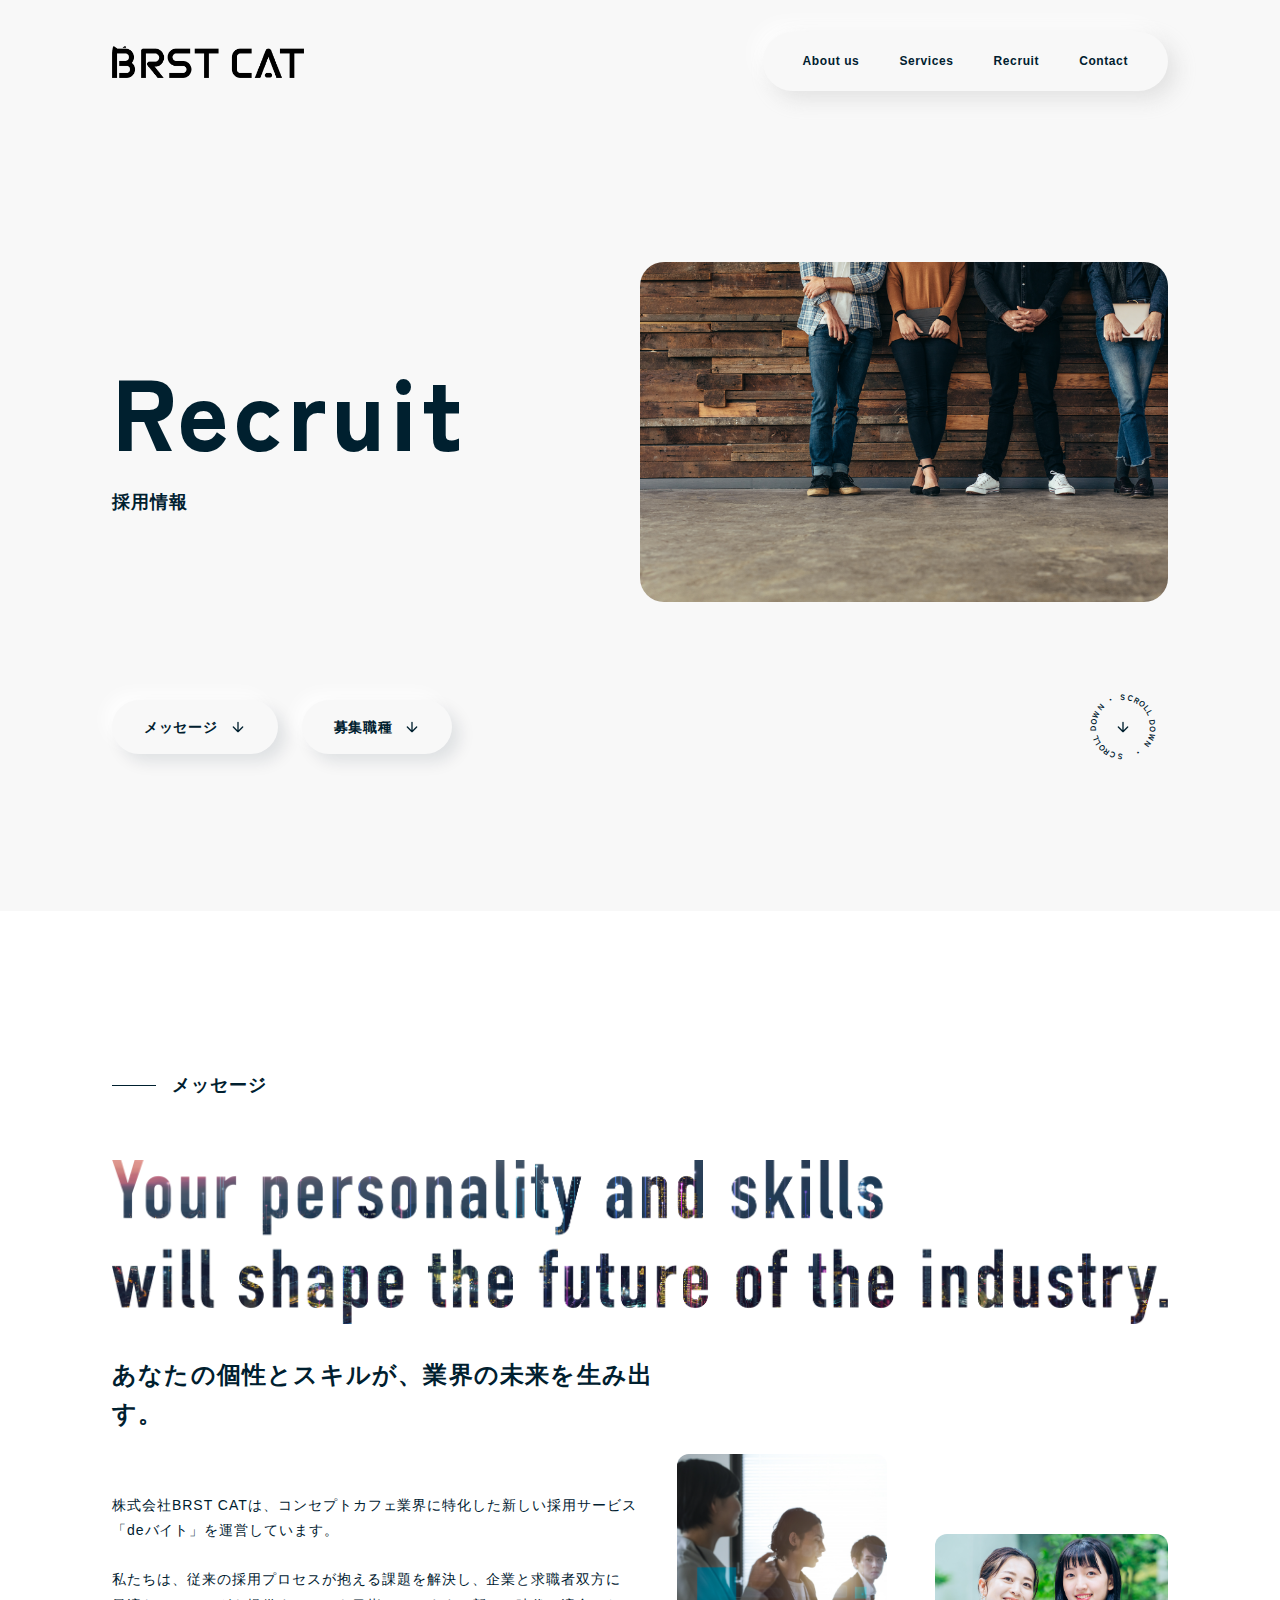
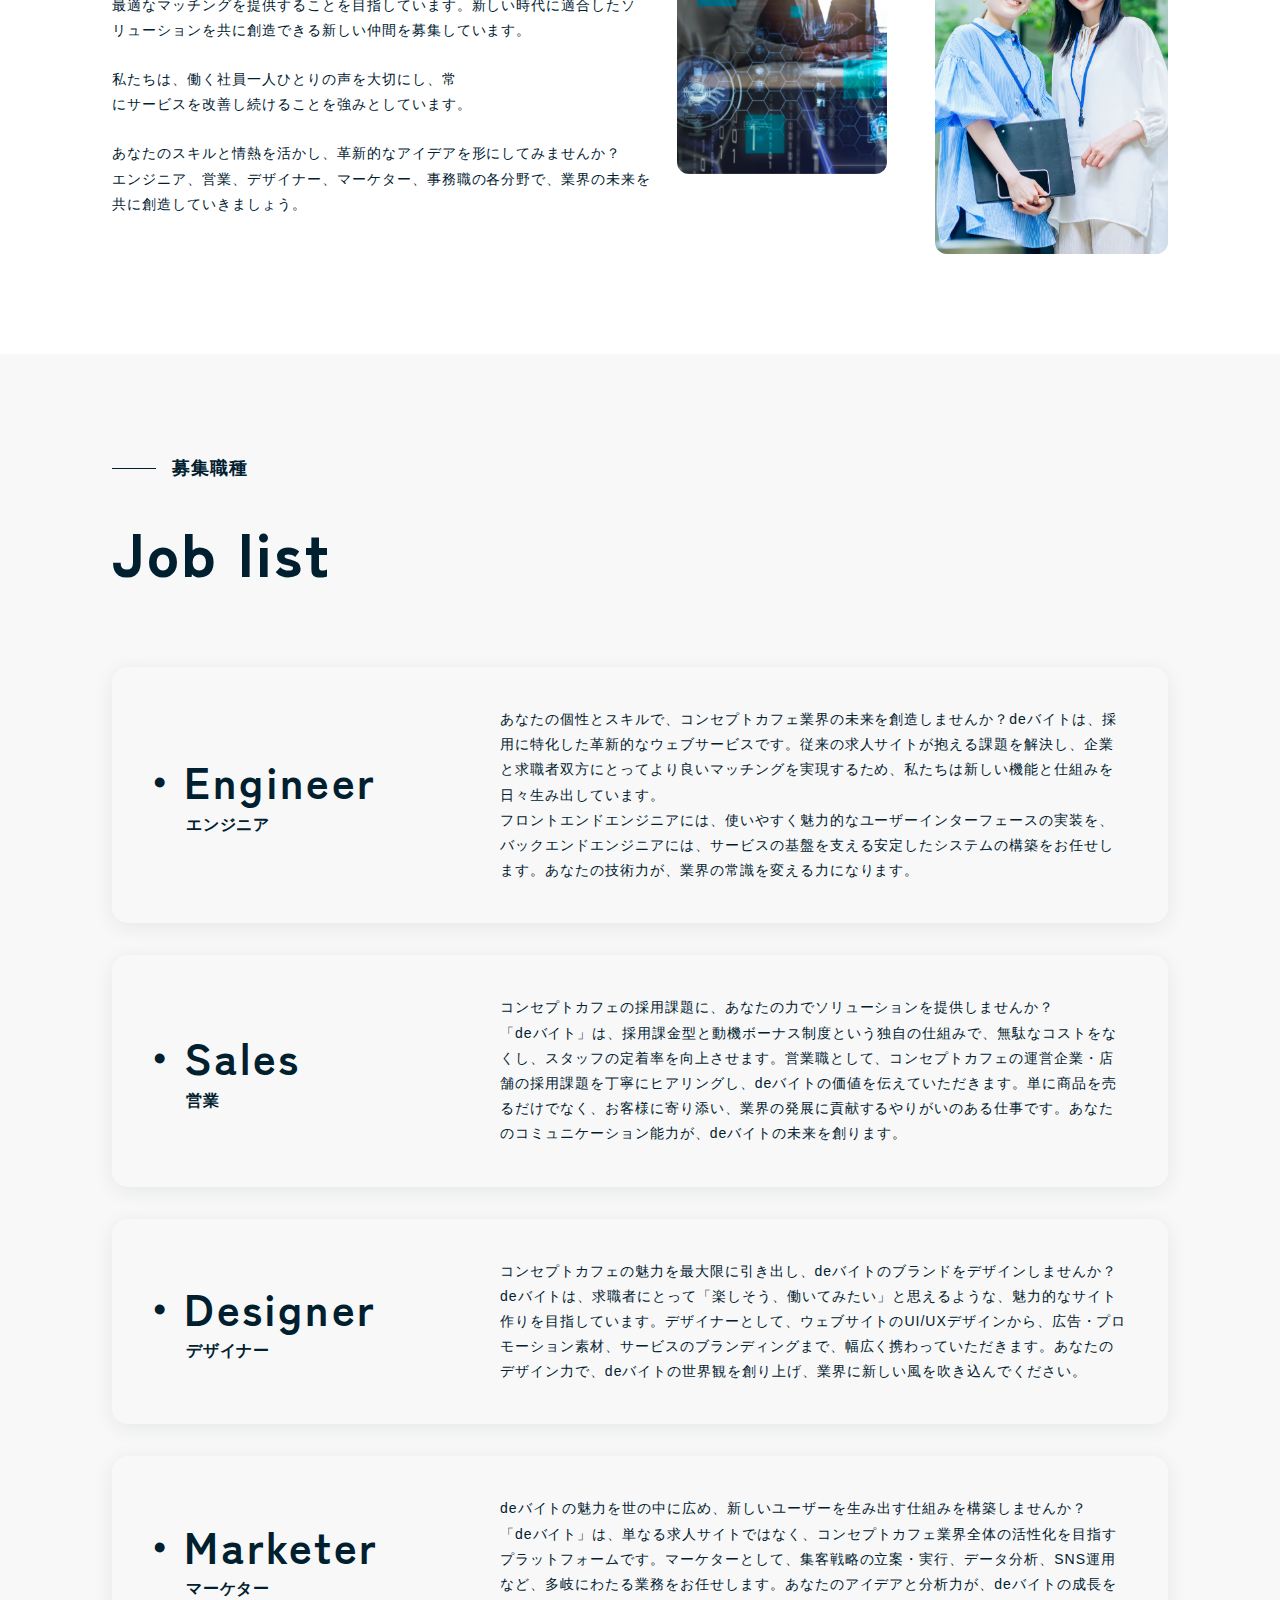
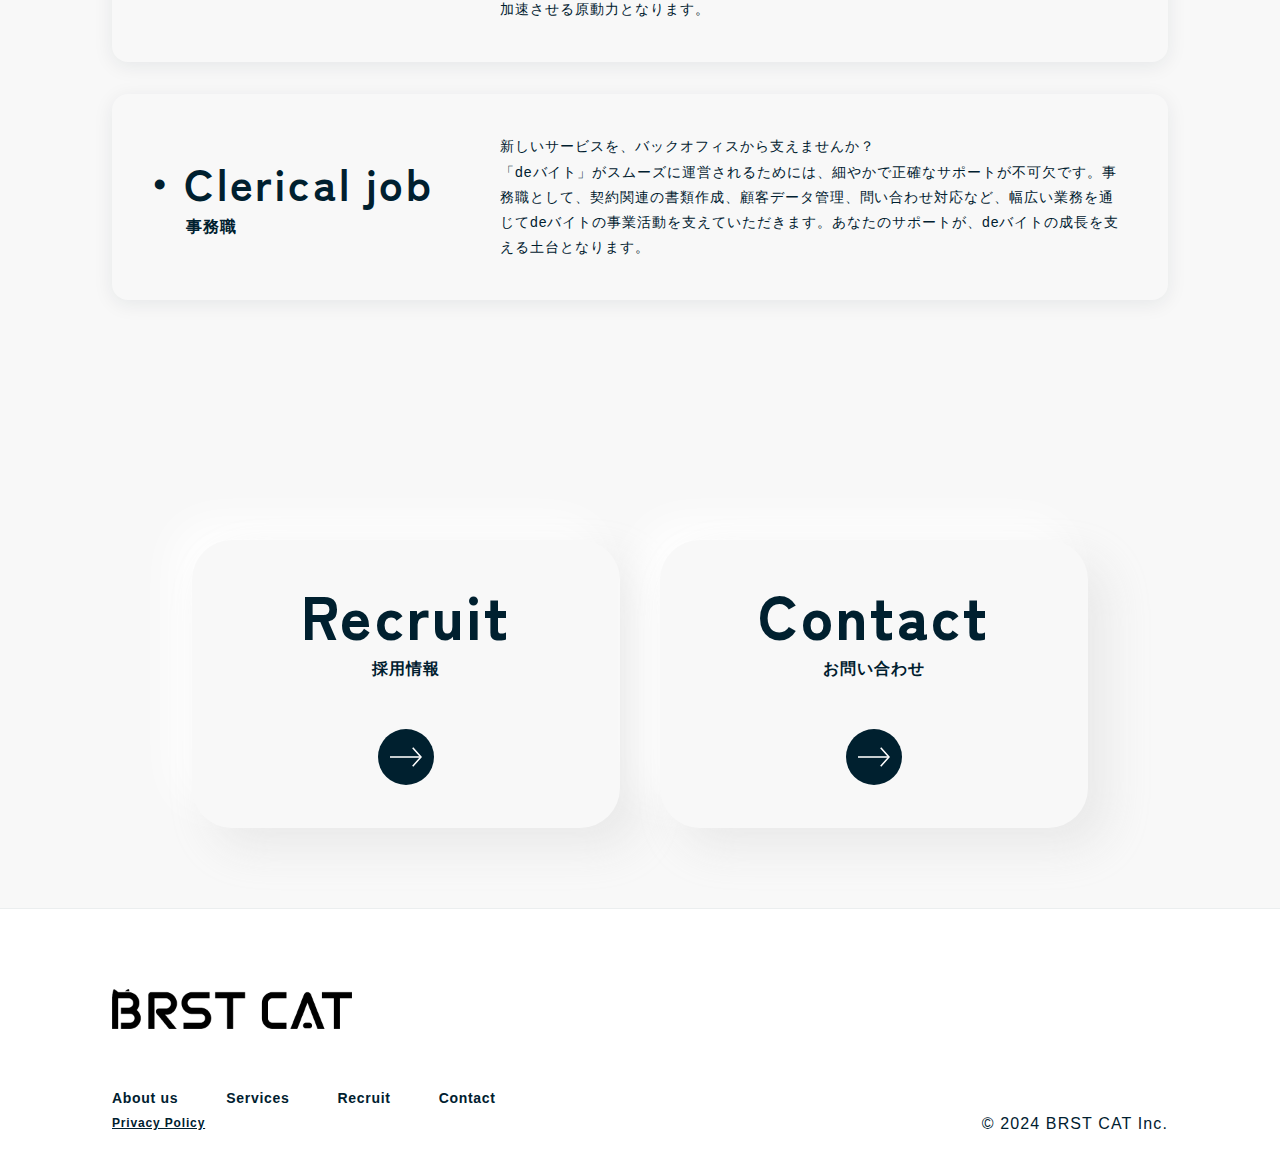
<file: pages/recruit.html>
<!DOCTYPE html>
<html lang="ja">
<head>
    <meta charset="UTF-8">
    <meta name="viewport" content="width=device-width, initial-scale=1.0">
    <title>Recruit - BRST CAT</title>
    <link rel="stylesheet" href="../styles/navbar.css">
    <link rel="preconnect" href="https://fonts.googleapis.com">
    <link rel="preconnect" href="https://fonts.gstatic.com" crossorigin>
    <link href="https://fonts.googleapis.com/css2?family=Zen+Kaku+Gothic+Antique:wght@400;500;700;800;900&display=swap" rel="stylesheet">
</head>
<body>
    <!-- Header -->
    <header class="header">
        <div class="container">
            <div class="navbar">
                <div class="navbar__logo">
                    <a href="../index.html">
                        <img src="../assets/logo-ne.png" alt="BRST CAT Logo">
                    </a>
                </div>
                
                <nav class="navbar__menu">
                    <ul class="navbar__list">
                        <li class="navbar__item">
                            <a href="about.html" class="navbar__link">About us</a>
                        </li>
                        <li class="navbar__item">
                            <a href="services.html" class="navbar__link">Services</a>
                        </li>
                        <li class="navbar__item">
                            <a href="recruit.html" class="navbar__link">Recruit</a>
                        </li>
                        <li class="navbar__item">
                            <a href="contact.html" class="navbar__link navbar__link--contact">Contact</a>
                        </li>
                    </ul>
                </nav>

                <button class="navbar__hamburger" aria-label="Toggle menu" style="padding-left: 8px; padding-right: 8px;">
                    <span class="navbar__hamburger-line"></span>
                    <span class="navbar__hamburger-line"></span>
                </button>
            </div>
        </div>
    </header>

    <!-- Recruit Hero Section -->
    <section class="recruit-hero">
        <div class="container">
            <div class="recruit-hero__content">
                <div class="recruit-hero__text">
                    <h1 class="recruit-hero__title">Recruit</h1>
                    <p class="recruit-hero__subtitle">採用情報</p>
                </div>
                <div class="recruit-hero__image">
                    <img src="../public/recruit-top.jpg" alt="Recruit">
                </div>
            </div>
            
            <!-- Navigation Wrapper (buttons and scroll in one line on PC) -->
            <div class="recruit-hero__navigation-wrapper">
                <!-- Navigation Buttons -->
                <div class="recruit-nav">
                    <a href="#message" class="recruit-nav__button">
                        <span class="recruit-nav__button-text">メッセージ</span>
                        <svg class="recruit-nav__button-icon" viewBox="0 0 24 24" fill="none" xmlns="http://www.w3.org/2000/svg">
                            <path d="M12 5V19M12 19L19 12M12 19L5 12" stroke="currentColor" stroke-width="2" stroke-linecap="round" stroke-linejoin="round"/>
                        </svg>
                    </a>
                    <a href="#positions" class="recruit-nav__button">
                        <span class="recruit-nav__button-text">募集職種</span>
                        <svg class="recruit-nav__button-icon" viewBox="0 0 24 24" fill="none" xmlns="http://www.w3.org/2000/svg">
                            <path d="M12 5V19M12 19L19 12M12 19L5 12" stroke="currentColor" stroke-width="2" stroke-linecap="round" stroke-linejoin="round"/>
                        </svg>
                    </a>
                </div>
                
                <!-- Scroll Indicator -->
                <div class="recruit-hero__scroll">
                    <div class="scroll_circle_container">
                        <svg class="scroll_text_circle" viewBox="0 0 500 500">
                            <defs>
                                <path id="scroll_text_circle" d="M250,400 a150,150 0 0,1 0,-300a150,150 0 0,1 0,300Z"></path>
                            </defs>
                            <text>
                                <textPath xlink:href="#scroll_text_circle">SCROLL DOWN ・ SCROLL DOWN ・ </textPath>
                            </text>
                        </svg>
                        <svg class="scroll_icon_img" viewBox="0 0 24 24" fill="none" xmlns="http://www.w3.org/2000/svg">
                            <path d="M12 5V19M12 19L19 12M12 19L5 12" stroke="currentColor" stroke-width="2" stroke-linecap="round" stroke-linejoin="round"/>
                        </svg>
                    </div>
                </div>
            </div>
        </div>
    </section>

    <!-- Message Section -->
    <section id="message" class="message-section">
        <div class="container">
            <div class="message-section__header">
                <div class="message-section__line"></div>
                <p class="message-section__label">メッセージ</p>
            </div>
            
            <div class="message-section__content">
                <div class="message-section__title-wrapper">
                    <img src="../assets/pc-message-service.png" alt="Your personality and skills will shape the future of the industry." class="message-section__title-image message-section__title-image--pc">
                    <img src="../public/sp-message.png" alt="Your personality and skills will shape the future of the industry." class="message-section__title-image message-section__title-image--mobile">
                </div>
                
                <div class="message-section__main">
                    <div class="message-section__text">
                        <p class="message-section__subtitle">あなたの個性とスキルが、業界の未来を生み出す。</p>
                        
                        <div class="message-section__description">
                            <p>株式会社BRST CATは、コンセプトカフェ業界に特化した新しい採用サービス<br>「deバイト」を運営しています。</p>
                            
                            <p>私たちは、従来の採用プロセスが抱える課題を解決し、企業と求職者双方に<br>最適なマッチングを提供することを目指しています。新しい時代に適合したソ<br>リューションを共に創造できる新しい仲間を募集しています。</p>
                            
                            <p>私たちは、働く社員一人ひとりの声を大切にし、常<br>にサービスを改善し続けることを強みとしています。</p>
                            
                            <p>あなたのスキルと情熱を活かし、革新的なアイデアを形にしてみませんか？<br>エンジニア、営業、デザイナー、マーケター、事務職の各分野で、業界の未来を<br>共に創造していきましょう。</p>
                        </div>
                    </div>
                    
                    <div class="message-section__images">
                        <div class="message-section__image message-section__image--left">
                            <img src="../public/recruit-1.jpg" alt="Team collaboration">
                        </div>
                        <div class="message-section__image message-section__image--right">
                            <img src="../public/recruit-2.jpg" alt="Office environment">
                        </div>
                    </div>
                </div>
            </div>
        </div>
    </section>

    <!-- Job List Section -->
    <section id="positions" class="job-list-section">
        <div class="container">
            <div class="job-list-section__header">
                <div class="job-list-section__line"></div>
                <p class="job-list-section__label">募集職種</p>
            </div>
            
            <h2 class="job-list-section__title">Job list</h2>
            
            <div class="job-list">
                <!-- Engineer -->
                <div class="job-card">
                    <button class="job-card__header" aria-expanded="false">
                        <div class="job-card__title-wrapper">
                            <h3 class="job-card__title">• Engineer</h3>
                            <p class="job-card__subtitle">エンジニア</p>
                        </div>
                        <span class="job-card__toggle">+</span>
                    </button>
                    <div class="job-card__content">
                        <p>あなたの個性とスキルで、コンセプトカフェ業界の未来を創造しませんか？deバイトは、採用に特化した革新的なウェブサービスです。従来の求人サイトが抱える課題を解決し、企業と求職者双方にとってより良いマッチングを実現するため、私たちは新しい機能と仕組みを日々生み出しています。</p>
                        <p>フロントエンドエンジニアには、使いやすく魅力的なユーザーインターフェースの実装を、バックエンドエンジニアには、サービスの基盤を支える安定したシステムの構築をお任せします。あなたの技術力が、業界の常識を変える力になります。</p>
                    </div>
                </div>
                
                <!-- Sales -->
                <div class="job-card">
                    <button class="job-card__header" aria-expanded="false">
                        <div class="job-card__title-wrapper">
                            <h3 class="job-card__title">• Sales</h3>
                            <p class="job-card__subtitle">営業</p>
                        </div>
                        <span class="job-card__toggle">+</span>
                    </button>
                    <div class="job-card__content">
                        <p>コンセプトカフェの採用課題に、あなたの力でソリューションを提供しませんか？</p>
                        <p>「deバイト」は、採用課金型と動機ボーナス制度という独自の仕組みで、無駄なコストをなくし、スタッフの定着率を向上させます。営業職として、コンセプトカフェの運営企業・店舗の採用課題を丁寧にヒアリングし、deバイトの価値を伝えていただきます。単に商品を売るだけでなく、お客様に寄り添い、業界の発展に貢献するやりがいのある仕事です。あなたのコミュニケーション能力が、deバイトの未来を創ります。</p>
                    </div>
                </div>
                
                <!-- Designer -->
                <div class="job-card">
                    <button class="job-card__header" aria-expanded="false">
                        <div class="job-card__title-wrapper">
                            <h3 class="job-card__title">• Designer</h3>
                            <p class="job-card__subtitle">デザイナー</p>
                        </div>
                        <span class="job-card__toggle">+</span>
                    </button>
                    <div class="job-card__content">
                        <p>コンセプトカフェの魅力を最大限に引き出し、deバイトのブランドをデザインしませんか？</p>
                        <p>deバイトは、求職者にとって「楽しそう、働いてみたい」と思えるような、魅力的なサイト作りを目指しています。デザイナーとして、ウェブサイトのUI/UXデザインから、広告・プロモーション素材、サービスのブランディングまで、幅広く携わっていただきます。あなたのデザイン力で、deバイトの世界観を創り上げ、業界に新しい風を吹き込んでください。</p>
                    </div>
                </div>
                
                <!-- Marketer -->
                <div class="job-card">
                    <button class="job-card__header" aria-expanded="false">
                        <div class="job-card__title-wrapper">
                            <h3 class="job-card__title">• Marketer</h3>
                            <p class="job-card__subtitle">マーケター</p>
                        </div>
                        <span class="job-card__toggle">+</span>
                    </button>
                    <div class="job-card__content">
                        <p>deバイトの魅力を世の中に広め、新しいユーザーを生み出す仕組みを構築しませんか？</p>
                        <p>「deバイト」は、単なる求人サイトではなく、コンセプトカフェ業界全体の活性化を目指すプラットフォームです。マーケターとして、集客戦略の立案・実行、データ分析、SNS運用など、多岐にわたる業務をお任せします。あなたのアイデアと分析力が、deバイトの成長を加速させる原動力となります。</p>
                    </div>
                </div>
                
                <!-- Clerical job -->
                <div class="job-card">
                    <button class="job-card__header" aria-expanded="false">
                        <div class="job-card__title-wrapper">
                            <h3 class="job-card__title">• Clerical job</h3>
                            <p class="job-card__subtitle">事務職</p>
                        </div>
                        <span class="job-card__toggle">+</span>
                    </button>
                    <div class="job-card__content">
                        <p>新しいサービスを、バックオフィスから支えませんか？</p>
                        <p>「deバイト」がスムーズに運営されるためには、細やかで正確なサポートが不可欠です。事務職として、契約関連の書類作成、顧客データ管理、問い合わせ対応など、幅広い業務を通じてdeバイトの事業活動を支えていただきます。あなたのサポートが、deバイトの成長を支える土台となります。</p>
                    </div>
                </div>
            </div>
        </div>
    </section>

    <!-- Cards Section -->
    <section class="cards">
        <div class="container">
            <div class="cards__content">
                <div class="card">
                    <div class="card__content">
                        <h2 class="card__title">Recruit</h2>
                        <p class="card__subtitle">採用情報</p>
                        <div class="card__button">
                            <a href="recruit.html" class="btn-circle">
                                <svg xmlns="http://www.w3.org/2000/svg" id="Layer_2" data-name="Layer 2" viewBox="0 0 20.67 12.66">
                                    <defs>
                                      <style>
                                        .cls-1 {
                                          fill: none;
                                          stroke: #fff;
                                          stroke-miterlimit: 10;
                                        }
                                      </style>
                                    </defs>
                                    <g id="_デザイン" data-name="デザイン">
                                      <g>
                                        <line class="cls-1" y1="6.33" x2="20" y2="6.33"/>
                                        <polyline class="cls-1" points="14.68 12.33 20 6.33 14.68 .33"/>
                                      </g>
                                    </g>
                                  </svg>
                            </a>
                        </div>
                    </div>
                </div>
                <div class="card">
                    <div class="card__content">
                        <h2 class="card__title">Contact</h2>
                        <p class="card__subtitle">お問い合わせ</p>
                        <div class="card__button">
                            <a href="contact.html" class="btn-circle">
                                <svg xmlns="http://www.w3.org/2000/svg" id="Layer_2" data-name="Layer 2" viewBox="0 0 20.67 12.66">
                                    <defs>
                                      <style>
                                        .cls-1 {
                                          fill: none;
                                          stroke: #fff;
                                          stroke-miterlimit: 10;
                                        }
                                      </style>
                                    </defs>
                                    <g id="_デザイン" data-name="デザイン">
                                      <g>
                                        <line class="cls-1" y1="6.33" x2="20" y2="6.33"/>
                                        <polyline class="cls-1" points="14.68 12.33 20 6.33 14.68 .33"/>
                                      </g>
                                    </g>
                                  </svg>
                            </a>
                        </div>
                    </div>
                </div>
            </div>
        </div>
    </section>

    <!-- Footer -->
    <footer class="footer">
        <div class="container">
            <div class="footer__content">
                <div class="footer__logo">
                    <img src="../assets/logo-ne.png" alt="BRST CAT Logo">
                </div>
                <nav class="footer__nav">
                    <ul class="footer__nav-list">
                        <li class="footer__nav-item">
                            <a href="about.html" class="footer__nav-link">About us</a>
                        </li>
                        <li class="footer__nav-item">
                            <a href="services.html" class="footer__nav-link">Services</a>
                        </li>
                        <li class="footer__nav-item">
                            <a href="recruit.html" class="footer__nav-link">Recruit</a>
                        </li>
                        <li class="footer__nav-item">
                            <a href="contact.html" class="footer__nav-link">Contact</a>
                        </li>
                    </ul>
                </nav>
            </div>
            <div class="footer__bottom">
                <a href="privacy.html" class="footer__privacy-link">Privacy Policy</a>
                <p class="footer__copyright">© 2024 BRST CAT Inc.</p>
            </div>
        </div>
    </footer>

    <script src="../scripts/navbar.js"></script>
</body>
</html>
</file>
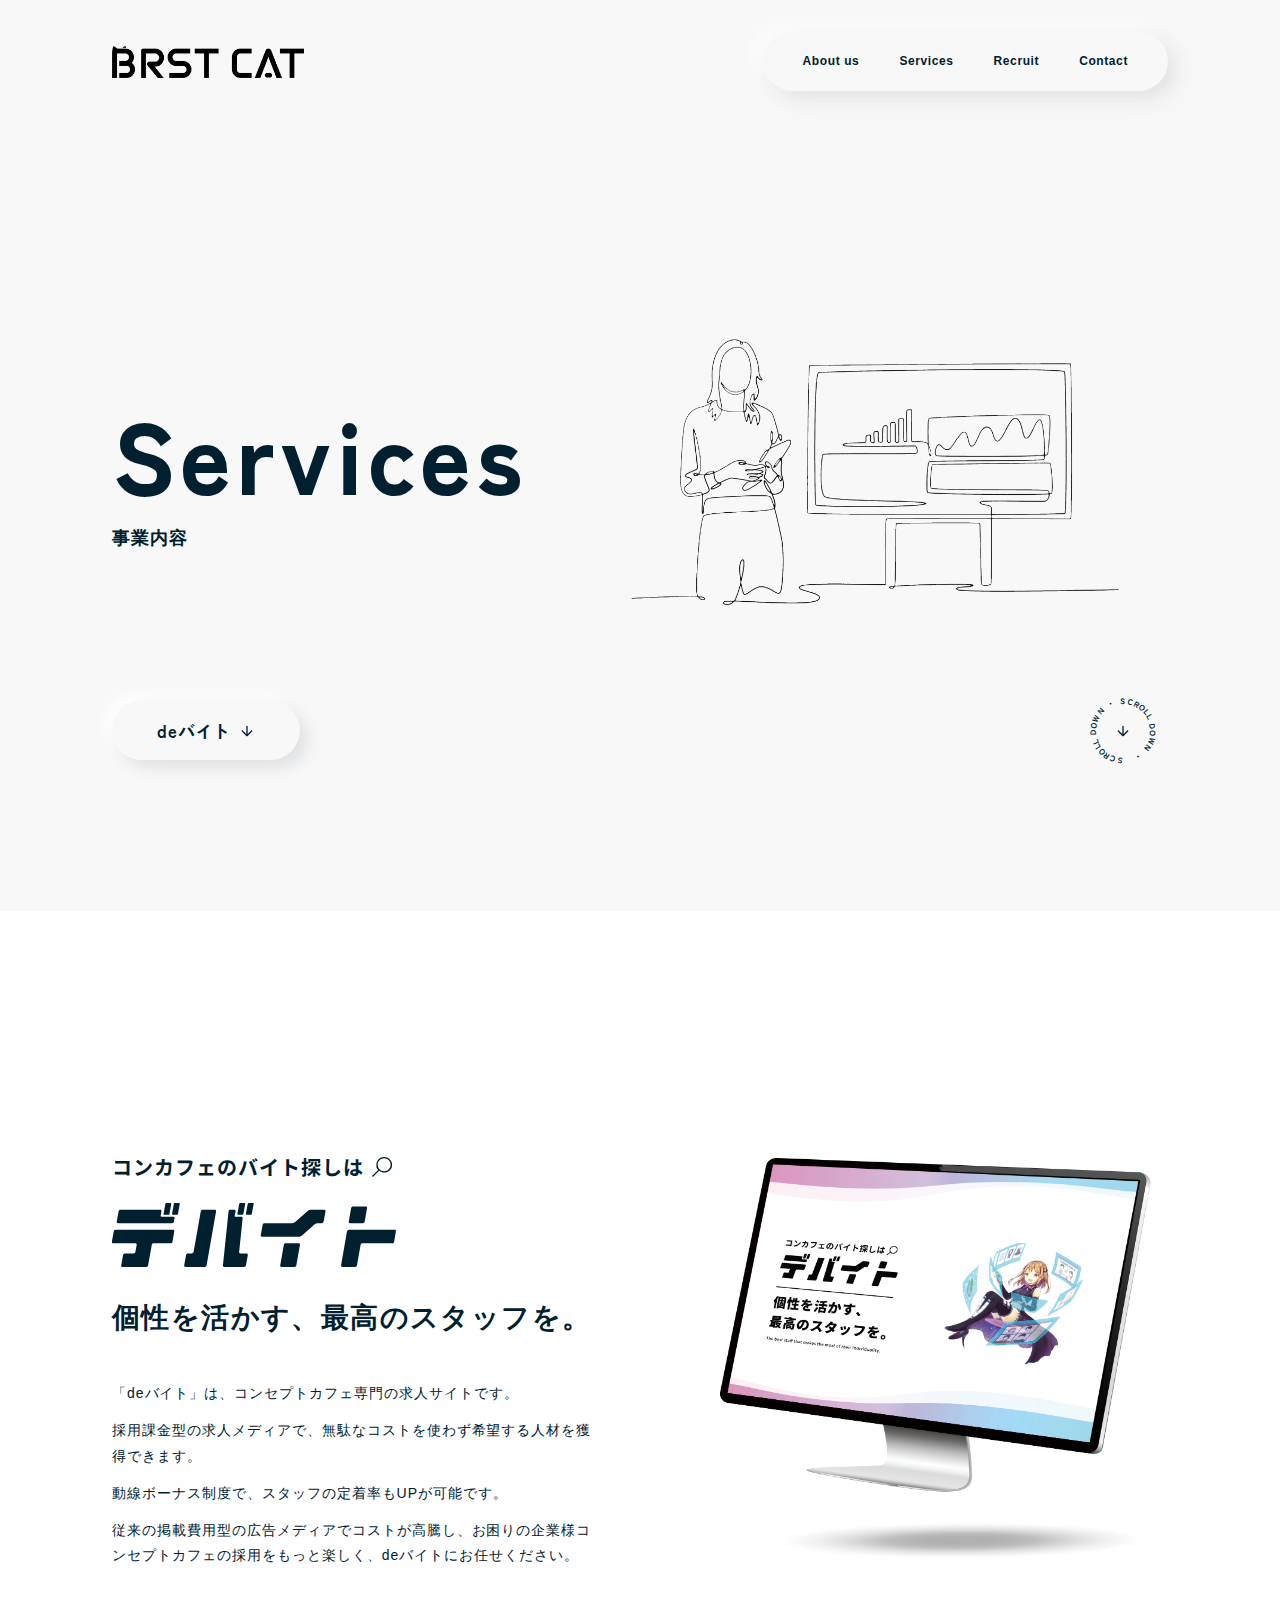
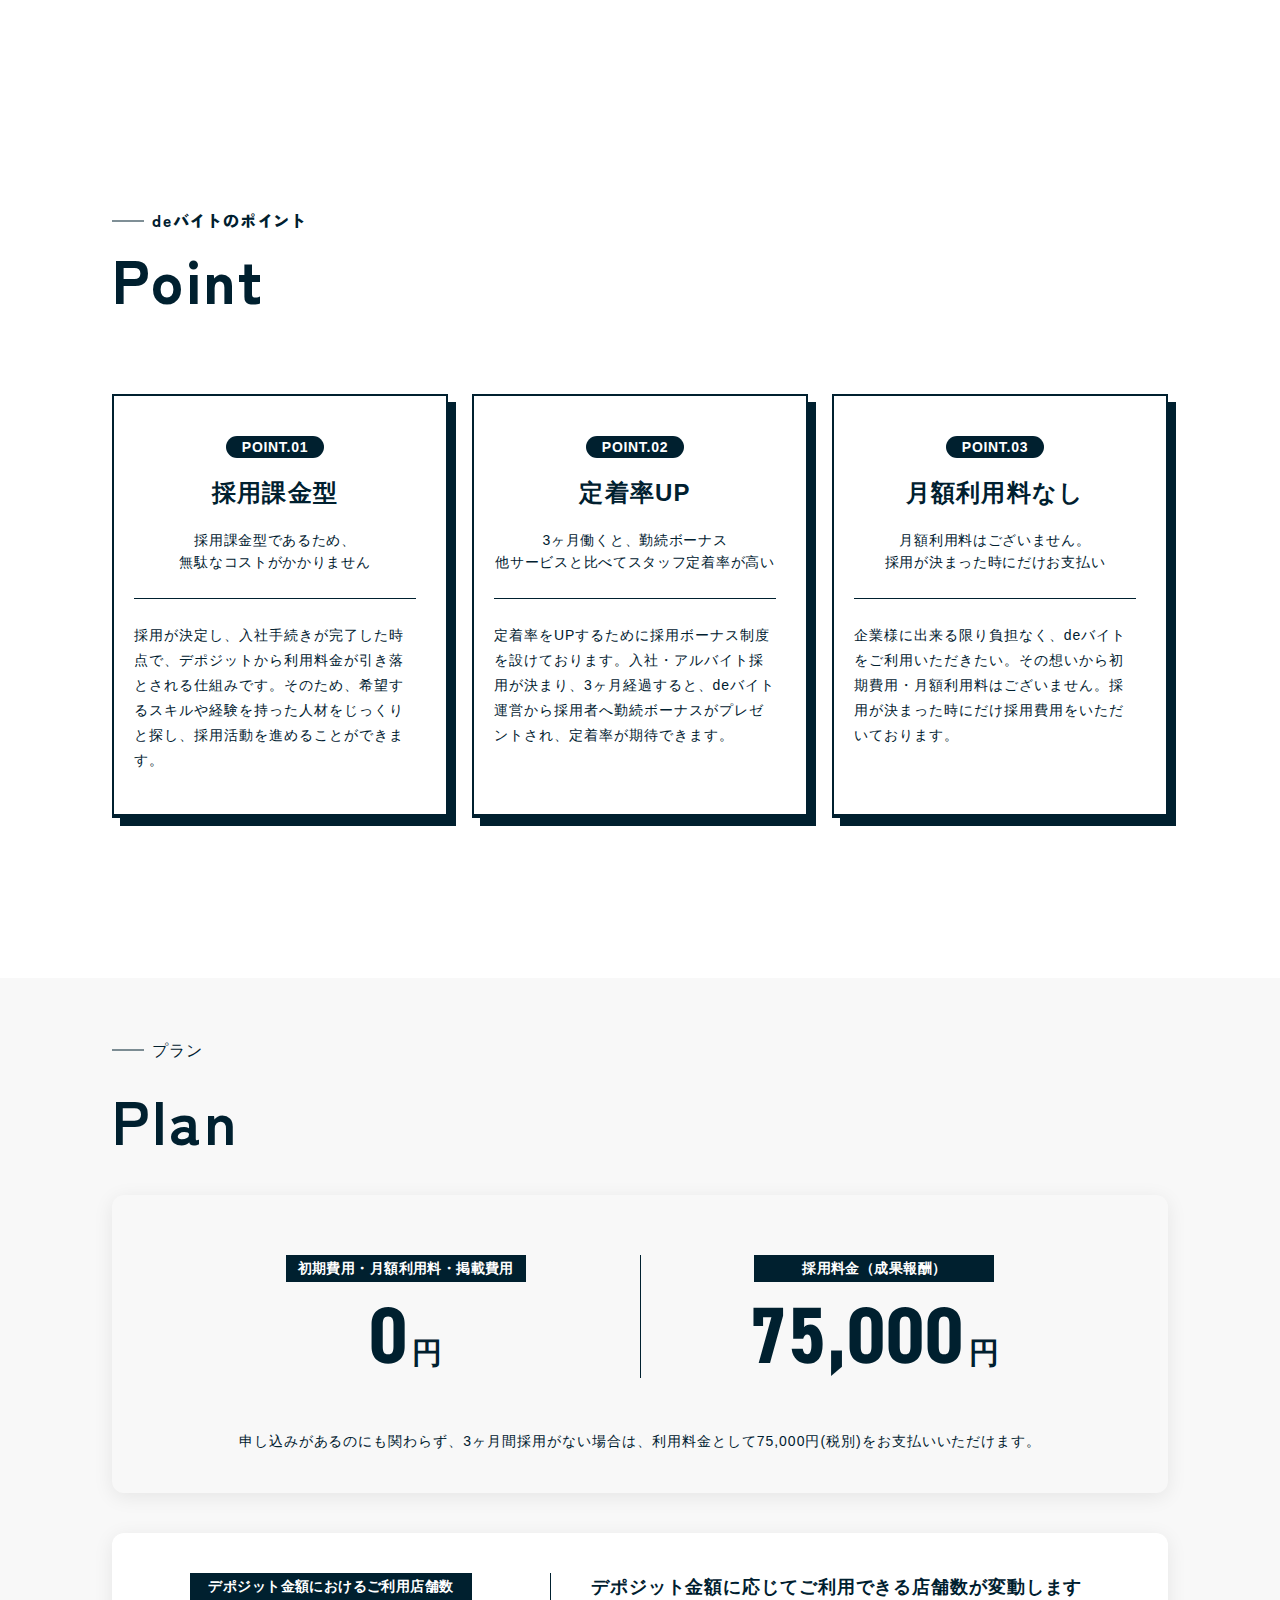
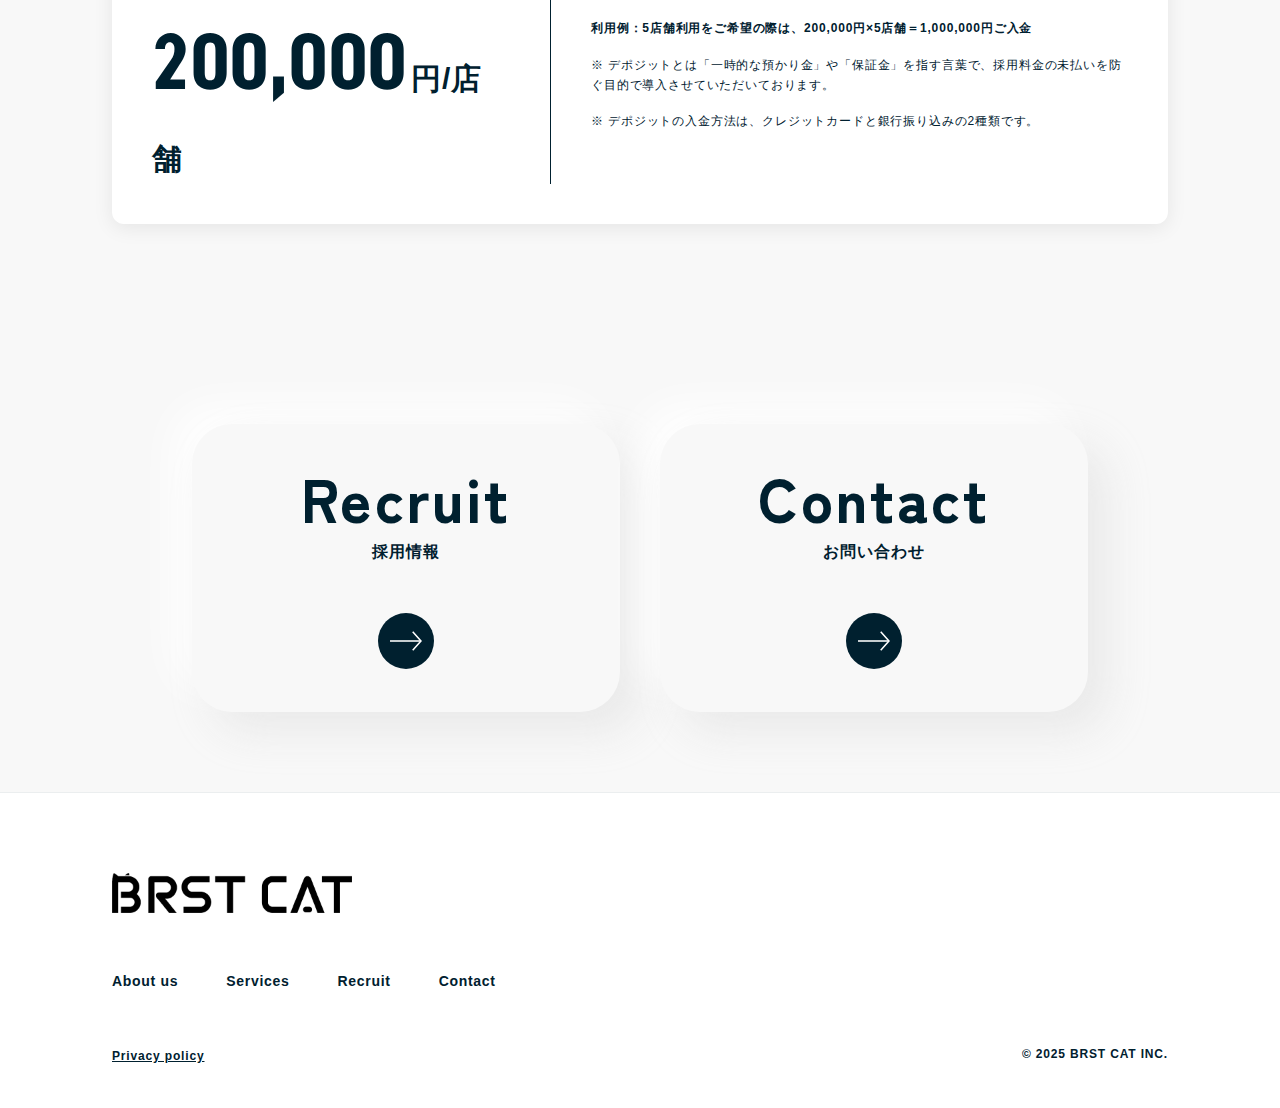
<file: pages/services.html>
<!DOCTYPE html>
<html lang="ja">
<head>
    <meta charset="UTF-8">
    <meta name="viewport" content="width=device-width, initial-scale=1.0">
    <title>Services - BRST CAT</title>
    <link rel="stylesheet" href="../styles/navbar.css">
    
    <!-- Google Fonts -->
    <link rel="preconnect" href="https://fonts.googleapis.com">
    <link rel="preconnect" href="https://fonts.gstatic.com" crossorigin>
    <link href="https://fonts.googleapis.com/css2?family=Zen+Kaku+Gothic+Antique:wght@400;500;700;800;900&display=swap" rel="stylesheet">
    <link href="https://fonts.googleapis.com/css2?family=Noto+Sans+JP:wght@400;500;700&display=swap" rel="stylesheet">
    
    <!-- Custom Font -->
    <style>
        @font-face {
            font-family: 'DIN 2014 Narrow';
            src: url('../assets/fonts/DIN-2014_Narrow-Bold.otf') format('opentype');
            font-weight: bold;
            font-style: normal;
        }
    </style>
</head>
<body>
    <header class="header">
        <div class="container">
            <div class="navbar">
                <div class="navbar__logo">
                    <a href="../index.html">
                        <img src="../assets/logo-ne.png" alt="BRST CAT Logo">
                    </a>
                </div>
                
                <nav class="navbar__menu">
                    <ul class="navbar__list">
                        <li class="navbar__item">
                            <a href="about.html" class="navbar__link">About us</a>
                        </li>
                        <li class="navbar__item">
                            <a href="services.html" class="navbar__link">Services</a>
                        </li>
                        <li class="navbar__item">
                            <a href="recruit.html" class="navbar__link">Recruit</a>
                        </li>
                        <li class="navbar__item">
                            <a href="contact.html" class="navbar__link navbar__link--contact">Contact</a>
                        </li>
                    </ul>
                </nav>

                <button class="navbar__hamburger" aria-label="Toggle menu">
                    <span class="navbar__hamburger-line"></span>
                    <span class="navbar__hamburger-line"></span>
                </button>
            </div>
        </div>
    </header>
    
    <!-- Services Hero Section -->
    <section class="about-hero services-hero">
        <div class="container">
            <div class="about-hero__content">
                <div class="about-hero__text">
                    <h1 class="about-hero__title">Services</h1>
                    <p class="about-hero__subtitle">事業内容</p>
                </div>
                <div class="about-hero__image services-hero__image">
                    <img src="../assets/top-service.png" alt="Services illustration">
                </div>
            </div>
            
            <!-- Navigation Wrapper (buttons and scroll in one line on PC) -->
            <div class="services-hero__navigation-wrapper">
                <!-- Service Navigation Buttons -->
                <div class="services-nav">
                    <a href="#debite" class="services-nav__button">
                        <span class="services-nav__button-text">deバイト</span>
                        <svg class="services-nav__button-icon" viewBox="0 0 24 24" fill="none" xmlns="http://www.w3.org/2000/svg">
                            <path d="M12 5V19M12 19L19 12M12 19L5 12" stroke="currentColor" stroke-width="2" stroke-linecap="round" stroke-linejoin="round"/>
                        </svg>
                    </a>
                    <!-- <a href="#dummy" class="services-nav__button">
                        <span class="services-nav__button-text">ダミー</span>
                        <svg class="services-nav__button-icon" viewBox="0 0 24 24" fill="none" xmlns="http://www.w3.org/2000/svg">
                            <path d="M12 5V19M12 19L19 12M12 19L5 12" stroke="currentColor" stroke-width="2" stroke-linecap="round" stroke-linejoin="round"/>
                        </svg>
                    </a> -->
                </div>
                
                <!-- Scroll Indicator -->
                <div class="services-hero__scroll">
                    <div class="scroll_circle_container">
                        <svg class="scroll_text_circle" viewBox="0 0 500 500">
                            <defs>
                                <path id="scroll_text_circle" d="M250,400 a150,150 0 0,1 0,-300a150,150 0 0,1 0,300Z"></path>
                            </defs>
                            <text>
                                <textPath xlink:href="#scroll_text_circle">SCROLL DOWN ・ SCROLL DOWN ・ </textPath>
                            </text>
                        </svg>
                        <svg class="scroll_icon_img" viewBox="0 0 24 24" fill="none" xmlns="http://www.w3.org/2000/svg">
                            <path d="M12 5V19M12 19L19 12M12 19L5 12" stroke="currentColor" stroke-width="2" stroke-linecap="round" stroke-linejoin="round"/>
                        </svg>
                    </div>
                </div>
            </div>
        </div>
    </section>
    
    <!-- deバイト Section -->
    <section id="debite" class="debite-section">
        <div class="container">
            <div class="debite-section__content">
                <div class="debite-section__left">
                    <div class="debite-section__header">
                        <p class="debite-section__subtitle">
                            コンカフェのバイト探しは
                            <img src="../public/search.svg" alt="search" class="debite-section__search-icon">
                        </p>
                        <h2 class="debite-section__title">
                            <svg id="_レイヤー_1" data-name="レイヤー_1" xmlns="http://www.w3.org/2000/svg" version="1.1" viewBox="0 0 280 63">
                                <defs>
                                    <style>
                                        .st0 {
                                            fill: #00202f;
                                        }
                                    </style>
                                </defs>
                                <path class="st0" d="M60,26.5c1.1,0,1.5.5,1.4,1.6l-1.8,10c-.2,1.1-.8,1.7-1.9,1.7h-16.6c-1.1,0-1.7.5-1.9,1.6l-3.6,20c-.1,1.1-.8,1.6-1.9,1.6H10.5c-1.1,0-1.6-.5-1.4-1.6l1.8-10c.2-1.1.9-1.7,2-1.7h8.2c1.1,0,1.8-.5,2-1.6l1.2-6.7c.2-1.1-.3-1.6-1.4-1.6H1.3c-1.1,0-1.6-.6-1.4-1.7l1.8-10c.2-1.1.8-1.6,2-1.6h56.4ZM60.3,13.6c1.1,0,1.5.5,1.3,1.6l-.5,3.1c-.2,1.1-.9,1.6-2,1.6H6.1c-1.1,0-1.6-.5-1.4-1.6l1.8-10c.2-1.1.8-1.7,1.9-1.7h38.9c1.1,0,1.6.6,1.4,1.7l-.7,4.3c-.1.7.1,1,.8,1h11.5ZM51.7,11.7c-.7,0-.9-.3-.8-1l1.7-9.6c0-.7.5-1,1.2-1h3.8c.7,0,.9.3.8,1l-1.7,9.6c0,.7-.5,1-1.2,1h-3.8ZM66,0c.7,0,.9.3.8,1l-1.7,9.6c0,.7-.5,1-1.2,1h-3.8c-.7,0-1-.3-.9-1l1.8-9.6c0-.7.5-1,1.2-1h3.8Z"/>
                                <path class="st0" d="M101.2,6.7c1.1,0,1.6.5,1.4,1.6l-9.3,53.1c-.2,1.1-.9,1.6-2,1.6h-18.7c-1.1,0-1.6-.5-1.4-1.6l1.8-10c.2-1.1.8-1.7,1.9-1.7h3.6c1.1,0,1.8-.5,2-1.6l7-39.8c.2-1.1.9-1.6,2-1.6h11.7ZM132.5,49.7c1.1,0,1.5.6,1.4,1.7l-1.8,10c-.2,1.1-.8,1.6-1.9,1.6h-19.3c-1.1,0-1.6-.6-1.5-1.7l5.5-53c0-1.1.7-1.7,1.8-1.7h3.7c1.1,0,1.6.6,1.4,1.7l-.8,4.3c0,.7.2,1,.8,1h5.5c1.1,0,1.6.5,1.5,1.6l-3.4,32.9c-.1,1.1.3,1.6,1.5,1.6h5.7ZM124.5,11.7c-.6,0-.9-.3-.8-1l1.7-9.6c.1-.7.5-1,1.2-1h3.9c.6,0,.9.3.8,1l-1.7,9.6c-.1.7-.5,1-1.2,1h-3.9ZM138.9,0c.6,0,.9.3.8,1l-1.8,9.6c0,.7-.5,1-1.2,1h-3.8c-.6,0-.9-.3-.8-1l1.7-9.6c.1-.7.5-1,1.2-1h3.9Z"/>
                                <path class="st0" d="M196.1,6.6h13c1.1,0,1.6.6,1.4,1.7l-1.8,10c-.2,1.1-.9,1.6-2,1.6h-3.9c-1.1,0-2.1.4-2.9,1.1l-12.5,11.1c-.8.7-1.8,1.1-2.8,1.1h-36.6c-1.1,0-1.5-.5-1.3-1.6l1.8-10c.2-1.1.8-1.7,1.9-1.7h27.4c1.1,0,2.1-.4,2.9-1.1l12.5-11.1c.8-.7,1.8-1.1,2.9-1.1ZM171.4,39.8h12.5c1.1,0,1.6.5,1.4,1.6l-3.5,20c-.2,1.1-.9,1.6-2,1.6h-12.5c-1.1,0-1.6-.5-1.4-1.6l3.5-20c.2-1.1.9-1.6,2-1.6Z"/>
                                <path class="st0" d="M233.8,26.5h44.8c1.1,0,1.5.5,1.3,1.6l-1.7,10.1c-.2,1.1-.8,1.6-1.9,1.6h-29.2c-1.1,0-1.8.5-2,1.6l-3.5,20c-.2,1.1-.9,1.6-2,1.6h-12.3c-1.1,0-1.6-.5-1.4-1.6l5.8-33.2c.2-1.1.9-1.6,2-1.6ZM251.5,5l-2.3,13.3c-.2,1.1-.9,1.6-2,1.6h-12.3c-1.1,0-1.6-.5-1.4-1.6l2.3-13.3c.2-1.1.9-1.6,2-1.6h12.3c1.1,0,1.6.5,1.4,1.6Z"/>
                            </svg>
                        </h2>
                        <p class="debite-section__tagline">個性を活かす、<br class="debite-section__tagline-br"/>最高のスタッフを。</p>
                    </div>
                    <div class="debite-section__description">
                        <p>「deバイト」は、コンセプトカフェ専門の求人サイトです。</p>
                        <p>採用課金型の求人メディアで、無駄なコストを使わず希望する人材を獲得できます。</p>
                        <p>動線ボーナス制度で、スタッフの定着率もUPが可能です。</p>
                        <p>従来の掲載費用型の広告メディアでコストが高騰し、お困りの企業様コンセプトカフェの採用をもっと楽しく、deバイトにお任せください。</p>
                    </div>
                </div>
                <div class="debite-section__right">
                    <img src="../public/service.png" alt="deバイト service monitor">
                </div>
            </div>
        </div>
    </section>
    
    <!-- Points Section -->
    <section class="points-section">
        <div class="container">
            <div class="points-section__header">
                <p class="points-section__label">deバイトのポイント</p>
                <h2 class="points-section__title">Point</h2>
            </div>
            
            <div class="points-section__cards">
                <div class="point-card">
                    <div class="point-card__badge">POINT.01</div>
                    <h3 class="point-card__title">採用課金型</h3>
                    <p class="point-card__subtitle">採用課金型であるため、<br>無駄なコストがかかりません</p>
                    <div class="point-card__divider"></div>
                    <p class="point-card__description">採用が決定し、入社手続きが完了した時点で、デポジットから利用料金が引き落とされる仕組みです。そのため、希望するスキルや経験を持った人材をじっくりと探し、採用活動を進めることができます。</p>
                </div>
                
                <div class="point-card">
                    <div class="point-card__badge">POINT.02</div>
                    <h3 class="point-card__title">定着率UP</h3>
                    <p class="point-card__subtitle">3ヶ月働くと、勤続ボーナス<br>他サービスと比べてスタッフ定着率が高い</p>
                    <div class="point-card__divider"></div>
                    <p class="point-card__description">定着率をUPするために採用ボーナス制度を設けております。入社・アルバイト採用が決まり、3ヶ月経過すると、deバイト運営から採用者へ勤続ボーナスがプレゼントされ、定着率が期待できます。</p>
                </div>
                
                <div class="point-card">
                    <div class="point-card__badge">POINT.03</div>
                    <h3 class="point-card__title">月額利用料なし</h3>
                    <p class="point-card__subtitle">月額利用料はございません。<br>採用が決まった時にだけお支払い</p>
                    <div class="point-card__divider"></div>
                    <p class="point-card__description">企業様に出来る限り負担なく、deバイトをご利用いただきたい。その想いから初期費用・月額利用料はございません。採用が決まった時にだけ採用費用をいただいております。</p>
                </div>
            </div>
        </div>
    </section>
    
    <!-- Plan Section -->
    <section class="plan-section">
        <div class="container">
            <div class="plan-section__header">
                <p class="plan-section__label">プラン</p>
                <h2 class="plan-section__title">Plan</h2>
            </div>
            
            <!-- Pricing Cards -->
             <div class="plan-pricing__container">
                <div class="plan-pricing">
                    <div class="plan-pricing__card">
                        <div class="plan-pricing__badge">初期費用・月額利用料・掲載費用</div>
                        <p class="plan-pricing__amount">0<span class="plan-pricing__currency">円</span></p>
                    </div>
                    
                    <div class="plan-pricing__divider"></div>
                    
                    <div class="plan-pricing__card">
                        <div class="plan-pricing__badge">採用料金（成果報酬）</div>
                        <p class="plan-pricing__amount">75,000<span class="plan-pricing__currency">円</span></p>
                    </div>
                </div>
                <p class="plan-pricing__note">申し込みがあるのにも関わらず、3ヶ月間採用がない場合は、利用料金として75,000円(税別)をお支払いいただけます。</p>
             </div>
           

            
            

            
            <!-- Deposit Info -->
            <div class="plan-deposit">
                <div class="plan-deposit__left">
                    <div class="plan-deposit__badge">デポジット金額におけるご利用店舗数</div>
                    <p class="plan-deposit__amount">200,000<span class="plan-deposit__unit">円/店舗</span></p>
                </div>
                
                <div class="plan-deposit__divider"></div>
                
                <div class="plan-deposit__right">
                    <h3 class="plan-deposit__title">デポジット金額に応じてご利用できる店舗数が変動します</h3>
                    <p class="plan-deposit__example">利用例：5店舗利用をご希望の際は、200,000円×5店舗＝1,000,000円ご入金</p>
                    <p class="plan-deposit__description">※ デポジットとは「一時的な預かり金」や「保証金」を指す言葉で、採用料金の未払いを防ぐ目的で導入させていただいております。</p>
                    <p class="plan-deposit__description">※ デポジットの入金方法は、クレジットカードと銀行振り込みの2種類です。</p>
                </div>
            </div>
        </div>
    </section>
    
  
    
    <!-- Cards Section -->
    <section class="cards">
        <div class="container">
            <div class="cards__content">
                <div class="card">
                    <div class="card__content">
                        <h3 class="card__title">Recruit</h3>
                        <p class="card__subtitle">採用情報</p>
                        <div class="card__button">
                            <a href="recruit.html" class="btn-circle">
                                <svg xmlns="http://www.w3.org/2000/svg" id="Layer_2" data-name="Layer 2" viewBox="0 0 20.67 12.66">
                                    <defs>
                                      <style>
                                        .cls-1 {
                                          fill: none;
                                          stroke: #fff;
                                          stroke-miterlimit: 10;
                                        }
                                      </style>
                                    </defs>
                                    <g id="_デザイン" data-name="デザイン">
                                      <g>
                                        <line class="cls-1" y1="6.33" x2="20" y2="6.33"/>
                                        <polyline class="cls-1" points="14.68 12.33 20 6.33 14.68 .33"/>
                                      </g>
                                    </g>
                                  </svg>
                            </a>
                        </div>
                    </div>
                </div>
                <div class="card">
                    <div class="card__content">
                        <h3 class="card__title">Contact</h3>
                        <p class="card__subtitle">お問い合わせ</p>
                        <div class="card__button">
                            <a href="contact.html" class="btn-circle">
                                <svg xmlns="http://www.w3.org/2000/svg" id="Layer_2" data-name="Layer 2" viewBox="0 0 20.67 12.66">
                                    <defs>
                                      <style>
                                        .cls-1 {
                                          fill: none;
                                          stroke: #fff;
                                          stroke-miterlimit: 10;
                                        }
                                      </style>
                                    </defs>
                                    <g id="_デザイン" data-name="デザイン">
                                      <g>
                                        <line class="cls-1" y1="6.33" x2="20" y2="6.33"/>
                                        <polyline class="cls-1" points="14.68 12.33 20 6.33 14.68 .33"/>
                                      </g>
                                    </g>
                                  </svg>
                            </a>
                        </div>
                    </div>
                </div>
            </div>
        </div>
    </section>
    
    <!-- Footer Section -->
    <footer class="footer">
        <div class="container">
            <div class="footer__content">
                <div class="footer__logo">
                    <img src="../assets/logo-ne.png" alt="BRST CAT Logo">
                </div>
                
                <nav class="footer__nav">
                    <ul class="footer__nav-list">
                        <li class="footer__nav-item">
                            <a href="about.html" class="footer__nav-link">About us</a>
                        </li>
                        <li class="footer__nav-item">
                            <a href="services.html" class="footer__nav-link">Services</a>
                        </li>
                        <li class="footer__nav-item">
                            <a href="recruit.html" class="footer__nav-link">Recruit</a>
                        </li>
                        <li class="footer__nav-item">
                            <a href="contact.html" class="footer__nav-link">Contact</a>
                        </li>
                    </ul>
                </nav>
                
                <div class="footer__bottom">
                    <div class="footer__privacy">
                        <a href="privacy.html" class="footer__privacy-link">Privacy policy</a>
                    </div>
                    <div class="footer__copyright">
                        <p>© 2025 BRST CAT INC.</p>
                    </div>
                </div>
            </div>
        </div>
    </footer>
    
    <script src="../scripts/navbar.js"></script>
</body>
</html>
</file>
<file: styles/navbar.css>
@font-face {
  font-family: "DIN 2014 Narrow";
  src: url("../assets/fonts/DIN-2014_Narrow-Bold.otf") format("opentype");
  font-weight: bold;
  font-style: normal;
}
* {
  margin: 0;
  padding: 0;
  box-sizing: border-box;
}

body {
  font-family: "Yu Gothic", "YuGothic", sans-serif;
  color: #00202F;
  background-color: #F8F8F8;
  font-size: 16px;
  line-height: 1.6;
  letter-spacing: 0.07em;
}

a {
  text-decoration: none;
  color: inherit;
}

ul {
  list-style: none;
}

.header {
  position: relative;
  top: 0;
  width: 100%;
  background-color: #F8F8F8;
  z-index: 1000;
  padding: 32px 0;
}
@media (max-width: 768px) {
  .header {
    padding: 20px 0;
  }
}

.container {
  width: 100%;
  max-width: 1600px;
  margin: 0 auto;
  padding: 0 40px;
}
@media (max-width: 1600px) {
  .container {
    max-width: 1440px;
    padding: 0 80px;
  }
}
@media (max-width: 1280px) {
  .container {
    max-width: 1120px;
    padding: 0 32px;
  }
}
@media (max-width: 768px) {
  .container {
    max-width: 357px;
    padding: 0 8.4px;
  }
}

.navbar {
  display: flex;
  justify-content: space-between;
  align-items: center;
  gap: 60px;
}

.navbar__logo {
  flex-shrink: 0;
}
.navbar__logo a {
  display: block;
  line-height: 0;
}
.navbar__logo img {
  height: 32px;
  width: auto;
}
@media (max-width: 768px) {
  .navbar__logo img {
    height: 24px;
  }
}

.navbar__menu {
  background: #F8F8F8;
  border-radius: 60px;
  box-shadow: 8px 8px 20px rgba(220, 220, 220, 0.8), -8px -8px 20px rgba(255, 255, 255, 0.9);
}
@media (max-width: 768px) {
  .navbar__menu {
    display: none;
    box-shadow: none;
    padding: 0;
    background: transparent;
  }
  .navbar__menu.is-active {
    display: block;
    position: fixed;
    top: 0;
    left: 0;
    width: 100%;
    height: 100vh;
    background-color: #F8F8F8;
    padding: 100px 28px;
    z-index: 999;
  }
}

.navbar__list {
  display: flex;
  align-items: center;
  gap: 40px;
  margin: 0;
  padding: 0;
  padding-inline: 40px;
}
@media (min-width: 769px) {
  .navbar__list:hover .navbar__item {
    opacity: 0.3;
    transition: opacity 0.3s ease;
  }
  .navbar__list:hover .navbar__item:hover {
    opacity: 1;
  }
}
@media (max-width: 768px) {
  .navbar__list {
    flex-direction: column;
    gap: 32px;
  }
}

.navbar__item {
  position: relative;
}

.navbar__link {
  display: inline-block;
  padding: 20px 0;
  font-family: "Yu Gothic", "YuGothic", sans-serif;
  font-size: 12px;
  font-weight: 700;
  letter-spacing: 0.05em;
  color: #00202F;
  transition: all 0.25s cubic-bezier(0.4, 0, 0.2, 1);
  background: transparent;
  white-space: nowrap;
  border: none;
  position: relative;
}
.navbar__link:hover {
  color: #000000;
  background: rgba(255, 255, 255, 0.3);
}
.navbar__link:active {
  background: rgba(0, 0, 0, 0.05);
}
@media (max-width: 768px) {
  .navbar__link {
    padding: 18px 48px;
    font-size: 18px;
    width: 100%;
    text-align: center;
    background: #F8F8F8;
    border-radius: 40px;
    box-shadow: 6px 6px 12px rgba(220, 220, 220, 0.8), -6px -6px 12px rgba(255, 255, 255, 0.9);
  }
  .navbar__link:hover {
    background: #F8F8F8;
    transform: translateY(-1px);
    box-shadow: 8px 8px 16px rgba(220, 220, 220, 0.9), -8px -8px 16px rgb(255, 255, 255);
  }
}
.navbar__link--contact {
  font-weight: 600;
}
@media (max-width: 768px) {
  .navbar__link--contact {
    background: linear-gradient(145deg, #FBFCFC, #E8E8E8);
    box-shadow: 6px 6px 14px rgba(220, 220, 220, 0.9), -6px -6px 14px rgb(255, 255, 255);
  }
  .navbar__link--contact:hover {
    background: linear-gradient(145deg, #FFFFFF, #E6E6E6);
  }
}

.navbar__hamburger {
  display: none;
  flex-direction: column;
  justify-content: center;
  align-items: center;
  gap: 8px;
  width: 60px;
  height: 60px;
  background: #F8F8F8;
  border: none;
  border-radius: 50%;
  cursor: pointer;
  padding: 0;
  z-index: 1001;
  box-shadow: 8px 8px 20px rgba(220, 220, 220, 0.8), -8px -8px 20px rgba(255, 255, 255, 0.9);
  transition: all 0.3s ease;
}
@media (max-width: 768px) {
  .navbar__hamburger {
    display: flex;
  }
}
.navbar__hamburger:hover {
  transform: translateY(-1px);
  box-shadow: 10px 10px 24px rgba(220, 220, 220, 0.9), -10px -10px 24px rgb(255, 255, 255);
}
.navbar__hamburger:active {
  box-shadow: inset 6px 6px 12px rgba(220, 220, 220, 0.8), inset -6px -6px 12px rgba(255, 255, 255, 0.9);
}
.navbar__hamburger-line {
  width: 24px;
  height: 1.6px;
  background-color: #00202F;
  border-radius: 4px;
  transition: all 0.3s ease;
}
.navbar__hamburger.is-active {
  box-shadow: inset 6px 6px 12px rgba(220, 220, 220, 0.8), inset -6px -6px 12px rgba(255, 255, 255, 0.9);
}
.navbar__hamburger.is-active .navbar__hamburger-line:nth-child(1) {
  transform: translateY(5px) rotate(45deg);
}
.navbar__hamburger.is-active .navbar__hamburger-line:nth-child(2) {
  transform: translateY(-5px) rotate(-45deg);
}

.hero {
  min-height: calc(100vh - 112px);
  display: flex;
  align-items: center;
  padding: 80px 0 120px;
  position: relative;
}
@media (max-width: 768px) {
  .hero {
    min-height: auto;
    padding: 60px 0 100px;
  }
}

.hero__content {
  display: grid;
  grid-template-columns: 1fr 1fr;
  gap: 80px;
  align-items: center;
  margin-bottom: 120px;
}
@media (max-width: 1024px) {
  .hero__content {
    gap: 60px;
  }
}
@media (max-width: 768px) {
  .hero__content {
    grid-template-columns: 1fr;
    gap: 40px;
    margin-bottom: 80px;
  }
}

.hero__image {
  width: 100%;
  display: flex;
  justify-content: center;
  align-items: center;
}
@media (max-width: 768px) {
  .hero__image {
    width: 100vw;
    position: relative;
    left: 50%;
    right: 50%;
    margin-left: -50vw;
    margin-right: -50vw;
  }
}
.hero__image img {
  width: 100%;
  height: auto;
  max-width: 600px;
}
@media (max-width: 768px) {
  .hero__image img {
    max-width: 100%;
  }
}

.hero__text {
  display: flex;
  flex-direction: column;
  gap: 40px;
}
@media (max-width: 768px) {
  .hero__text {
    gap: 20px;
  }
}

.hero__title {
  font-family: "Yu Gothic", "YuGothic", sans-serif;
  font-size: 48px;
  font-weight: 700;
  line-height: 1.67;
  letter-spacing: 0.05em;
  color: #00202F;
  margin: 0;
  display: flex;
  flex-direction: column;
  gap: 0;
}
@media (max-width: 1024px) {
  .hero__title {
    font-size: 40px;
  }
}
@media (max-width: 768px) {
  .hero__title {
    font-size: 32px;
    line-height: 1.75;
    text-align: center;
  }
}

.hero__title-line {
  display: block;
}

.hero__subtitle {
  font-family: "Yu Gothic", "YuGothic", sans-serif;
  font-size: 17px;
  font-weight: 400;
  line-height: 1.6;
  letter-spacing: 0.05em;
  color: #00202F;
  margin: 0;
}
@media (max-width: 768px) {
  .hero__subtitle {
    font-size: 15px;
    text-align: center;
  }
}

.hero__scroll {
  display: flex;
  justify-content: center;
  align-items: center;
  position: absolute;
  bottom: 60px;
  left: 50%;
  transform: translateX(-50%);
}
@media (max-width: 768px) {
  .hero__scroll {
    bottom: 40px;
  }
}

.scroll_circle_container {
  width: 90px;
  height: 90px;
  position: relative;
  display: flex;
  align-items: center;
  justify-content: center;
  cursor: pointer;
  animation: float 3s ease-in-out infinite;
}
@media (max-width: 768px) {
  .scroll_circle_container {
    width: 80px;
    height: 80px;
  }
}
.scroll_circle_container:hover .scroll_text_circle {
  animation: rotate 8s linear infinite;
}

@keyframes float {
  0%, 100% {
    transform: translateY(0);
  }
  50% {
    transform: translateY(-10px);
  }
}
@keyframes rotate {
  from {
    transform: rotate(0deg);
  }
  to {
    transform: rotate(360deg);
  }
}
.scroll_text_circle {
  position: absolute;
  width: 100%;
  height: 100%;
  animation: rotate 10s linear infinite;
}
.scroll_text_circle text {
  font-family: "Zen Kaku Gothic Antique", sans-serif;
  font-size: 44px;
  font-weight: 600;
  letter-spacing: 0.15em;
  fill: #00202F;
  text-transform: uppercase;
}

.scroll_icon_img {
  width: 16px;
  height: 16px;
  position: absolute;
  top: 50%;
  left: 50%;
  transform: translate(-50%, -50%);
  color: #00202F;
  z-index: 1;
}
@media (max-width: 768px) {
  .scroll_icon_img {
    width: 14px;
    height: 14px;
  }
}

@media (max-width: 768px) {
  .scroll_text_circle text {
    letter-spacing: 0.12em;
  }
}
.about {
  padding: 120px 0;
  background-color: #F8F8F8;
}
@media (max-width: 768px) {
  .about {
    padding: 80px 0;
  }
}

.about__content {
  display: grid;
  grid-template-columns: 1fr 1fr;
  gap: 120px;
  align-items: center;
}
@media (max-width: 1024px) {
  .about__content {
    gap: 80px;
  }
}
@media (max-width: 768px) {
  .about__content {
    grid-template-columns: 1fr;
    gap: 60px;
  }
}

.about__left {
  width: 100%;
}

.about__image-wrapper {
  position: relative;
  width: 100%;
  display: flex;
  align-items: center;
  justify-content: flex-start;
}
.about__image-wrapper img {
  height: auto;
  width: 320px;
  position: relative;
  z-index: 1;
}
@media (max-width: 768px) {
  .about__image-wrapper {
    display: flex;
    flex-direction: column;
    align-items: flex-start;
    order: 1;
    justify-content: center;
  }
  .about__image-wrapper img {
    max-width: 75%;
    opacity: 0.8;
  }
}

.about__title-overlay {
  position: absolute;
  left: 12.8%;
  top: 52%;
  transform: translateY(-50%);
  z-index: 2;
  text-align: left;
}
@media (max-width: 1200px) {
  .about__title-overlay {
    left: 15%;
  }
}
@media (max-width: 1024px) {
  .about__title-overlay {
    left: 10%;
  }
}
@media (max-width: 768px) {
  .about__title-overlay {
    position: unset;
    left: 24px;
    bottom: 48px;
    top: auto;
    transform: none;
    text-align: left;
    display: flex;
    flex-direction: column;
    gap: 8px;
  }
}

.about__subtitle-small {
  font-family: "Yu Gothic", "YuGothic", sans-serif;
  font-size: 15px;
  font-weight: 600;
  color: #00202F;
  letter-spacing: 0.05em;
  display: block;
  margin-bottom: 12px;
  position: relative;
  left: 12px;
  top: 16px;
}
@media (max-width: 768px) {
  .about__subtitle-small {
    left: 0;
    font-size: 14px;
    margin-bottom: 0;
  }
}

.about__title-main {
  font-family: "Zen Kaku Gothic Antique", sans-serif;
  font-size: 100px;
  font-weight: 800;
  width: max-content;
  color: #00202F;
  letter-spacing: 0.05em;
  line-height: 1;
  margin: 0;
}
@media (max-width: 1200px) {
  .about__title-main {
    font-size: 64px;
  }
}
@media (max-width: 1024px) {
  .about__title-main {
    font-size: 52px;
  }
}
@media (max-width: 768px) {
  .about__title-main {
    font-size: 68px;
    line-height: 1;
    font-weight: 900;
  }
}

.about__right {
  display: flex;
  flex-direction: column;
  gap: 40px;
}
@media (max-width: 768px) {
  .about__right {
    order: 2;
    gap: 32px;
  }
}

.about__description {
  display: flex;
  flex-direction: column;
  gap: 24px;
}
.about__description p {
  font-family: "Yu Gothic", "YuGothic", sans-serif;
  font-size: 16px;
  font-weight: 400;
  line-height: 1.8;
  letter-spacing: 0.07em;
  color: #00202F;
  margin: 0;
}
@media (max-width: 768px) {
  .about__description p {
    font-size: 15px;
  }
}

.about__button {
  display: flex;
  align-items: center;
}

.btn-neumorphic {
  display: inline-flex;
  align-items: center;
  justify-content: center;
  gap: 8px;
  padding: 16.45px 60.3px;
  font-family: "Yu Gothic", "YuGothic", sans-serif;
  font-size: 12px;
  font-weight: 600;
  letter-spacing: 0.05em;
  color: #00202F;
  background: #F8F8F8;
  border-radius: 60px;
  text-decoration: none;
  transition: all 0.3s cubic-bezier(0.4, 0, 0.2, 1);
  box-shadow: 8px 8px 20px rgba(220, 220, 220, 0.8), -8px -8px 20px rgba(255, 255, 255, 0.9);
  position: relative;
  overflow: hidden;
  z-index: 1;
  border: none;
  cursor: pointer;
}
.btn-neumorphic span {
  position: relative;
  z-index: 2;
  transition: color 0.4s cubic-bezier(0.4, 0, 0.2, 1);
}
.btn-neumorphic::before {
  content: "";
  position: absolute;
  left: 20px;
  top: 50%;
  transform: translateY(-50%);
  width: 4px;
  height: 4px;
  background: #00202F;
  border-radius: 50%;
  transition: all 0.5s cubic-bezier(0.4, 0, 0.2, 1);
  z-index: 1;
}
.btn-neumorphic:hover:not(:disabled) {
  transform: translateY(-2px);
  box-shadow: 10px 10px 24px rgba(220, 220, 220, 0.9), -10px -10px 24px rgb(255, 255, 255);
}
.btn-neumorphic:hover:not(:disabled)::before {
  width: 500px;
  height: 500px;
  left: 50%;
  transform: translate(-50%, -50%);
}
.btn-neumorphic:hover:not(:disabled) span {
  color: #ffffff;
}
.btn-neumorphic:active:not(:disabled) {
  transform: translateY(0px);
  box-shadow: inset 6px 6px 12px rgba(220, 220, 220, 0.7), inset -6px -6px 12px rgba(255, 255, 255, 0.7);
}
.btn-neumorphic:disabled {
  background: #808080;
  cursor: not-allowed;
  opacity: 1;
  box-shadow: none;
}
.btn-neumorphic:disabled::before {
  background: #808080;
}
.btn-neumorphic:disabled svg {
  opacity: 1;
}
@media (max-width: 768px) {
  .btn-neumorphic {
    width: 56%;
    padding: 18px 48px;
    font-size: 16px;
  }
  .btn-neumorphic::before {
    left: 20px;
  }
}

.services {
  padding: 240px 0;
  background: linear-gradient(135deg, #FFFFFF 0%, #ffffff 100%);
  position: relative;
}
@media (max-width: 768px) {
  .services {
    padding: 80px 0;
  }
}

.services__content {
  display: grid;
  grid-template-columns: 1fr 1fr;
  gap: 80px;
  align-items: flex-start;
}
@media (max-width: 1024px) {
  .services__content {
    gap: 60px;
  }
}
@media (max-width: 768px) {
  .services__content {
    grid-template-columns: 1fr;
    gap: 60px;
    align-items: center;
  }
}

.services__left {
  display: flex;
  flex-direction: column;
  gap: 48px;
}
@media (max-width: 768px) {
  .services__left {
    gap: 40px;
  }
}

.services__image-wrapper {
  position: relative;
  width: 100%;
  display: flex;
  align-items: center;
  justify-content: flex-start;
}
.services__image-wrapper img {
  width: 460px;
  height: auto;
  position: relative;
  z-index: 1;
  left: -80px;
}
@media (max-width: 768px) {
  .services__image-wrapper {
    display: flex;
    flex-direction: column;
    align-items: flex-start;
    justify-content: center;
  }
  .services__image-wrapper img {
    max-width: 75%;
    opacity: 0.8;
    left: 0;
  }
}

.services__title-overlay {
  position: absolute;
  left: -4px;
  top: 55%;
  transform: translateY(-50%);
  z-index: 2;
  text-align: left;
}
@media (max-width: 1200px) {
  .services__title-overlay {
    left: 25%;
  }
}
@media (max-width: 1024px) {
  .services__title-overlay {
    left: 20%;
  }
}
@media (max-width: 768px) {
  .services__title-overlay {
    position: unset;
    left: 24px;
    bottom: 48px;
    transform: none;
    text-align: left;
    display: flex;
    flex-direction: column;
    gap: 8px;
  }
}

.services__subtitle-small {
  font-family: "Yu Gothic", "YuGothic", sans-serif;
  font-size: 16px;
  font-weight: 600;
  color: #00202F;
  letter-spacing: 0.05em;
  display: block;
  margin-bottom: 12px;
  position: relative;
  left: 4px;
  top: 14px;
}
@media (max-width: 768px) {
  .services__subtitle-small {
    left: 0;
    font-size: 14px;
    margin-bottom: 0;
  }
}

.services__title-main {
  font-family: "Zen Kaku Gothic Antique", sans-serif;
  font-size: 100px;
  font-weight: 800;
  color: #00202F;
  letter-spacing: 0.05em;
  line-height: 1;
  margin: 0;
}
@media (max-width: 1200px) {
  .services__title-main {
    font-size: 64px;
  }
}
@media (max-width: 1024px) {
  .services__title-main {
    font-size: 52px;
  }
}
@media (max-width: 768px) {
  .services__title-main {
    font-size: 68px;
    line-height: 1;
    font-weight: 700;
  }
}

.services__description {
  display: flex;
  flex-direction: column;
  gap: 16px;
}
@media (max-width: 768px) {
  .services__description {
    gap: 0;
  }
}
.services__description p {
  font-family: "Yu Gothic", "YuGothic", sans-serif;
  font-size: 14px;
  font-weight: 400;
  line-height: 1.8;
  letter-spacing: 0.07em;
  color: #00202F;
  margin: 0;
}
@media (max-width: 768px) {
  .services__description p {
    font-size: 15px;
    line-height: 2;
  }
}

.services__button {
  display: flex;
  align-items: center;
}
@media (max-width: 768px) {
  .services__button {
    justify-content: flex-start;
  }
}

.services__right {
  width: 100%;
  display: flex;
  justify-content: center;
  align-items: center;
}
.services__right img {
  width: 502px;
  height: auto;
}
@media (max-width: 768px) {
  .services__right img {
    max-width: 100%;
  }
}

.cards {
  padding: 80px 0;
  background: #F8F8F8;
}
@media (max-width: 768px) {
  .cards {
    padding: 80px 0;
  }
}

.cards__content {
  display: grid;
  grid-template-columns: 1fr 1fr;
  gap: 40px;
  padding-inline: 80px;
}
@media (max-width: 1024px) {
  .cards__content {
    gap: 48px;
    padding-inline: 20px;
  }
}
@media (max-width: 768px) {
  .cards__content {
    grid-template-columns: 1fr;
    gap: 48px;
    padding-inline: 0;
  }
}

.card {
  background: #F8F8F8;
  border-radius: 40px;
  box-shadow: 20px 20px 40px rgba(230, 230, 230, 0.8), -20px -20px 40px rgba(255, 255, 255, 0.9);
  transition: all 0.3s ease;
  position: relative;
  min-height: 288px;
  display: flex;
  align-items: center;
  justify-content: center;
}
.card:hover {
  transform: translateY(-4px);
  background: #00202F;
  box-shadow: 32px 32px 60px rgba(230, 230, 230, 0.9), -32px -32px 60px rgb(255, 255, 255);
}
.card:hover .card__title,
.card:hover .card__subtitle {
  color: #F8F8F8;
}
.card:hover .btn-circle {
  background: #F8F8F8;
}
.card:hover .btn-circle svg path {
  stroke: #00202F;
}
@media (max-width: 1024px) {
  .card {
    padding: 60px;
    min-height: 320px;
  }
}
@media (max-width: 768px) {
  .card {
    padding: 28px;
    min-height: 200px;
  }
}

.card__content {
  text-align: center;
  width: 100%;
  display: flex;
  flex-direction: column;
}
@media (max-width: 768px) {
  .card__content {
    gap: 0;
  }
}

.card__title {
  font-family: "Zen Kaku Gothic Antique", sans-serif;
  font-size: 60px;
  font-weight: 800;
  color: #00202F;
  letter-spacing: 0.05em;
  line-height: 1;
  margin: 0;
  margin-bottom: 12px;
}
@media (max-width: 1200px) {
  .card__title {
    font-size: 56px;
  }
}
@media (max-width: 1024px) {
  .card__title {
    font-size: 48px;
  }
}
@media (max-width: 768px) {
  .card__title {
    font-size: 40px;
  }
}

.card__subtitle {
  font-family: "Yu Gothic", "YuGothic", sans-serif;
  font-size: 16px;
  font-weight: 800;
  color: #00202F;
  letter-spacing: 0.07em;
  margin: 0;
}
@media (max-width: 1024px) {
  .card__subtitle {
    font-size: 18px;
  }
}
@media (max-width: 768px) {
  .card__subtitle {
    font-size: 16px;
  }
}

.card__button {
  display: flex;
  justify-content: center;
  align-items: center;
  margin-top: 48px;
}
@media (max-width: 768px) {
  .card__button {
    margin-top: 20px;
  }
}

.btn-circle {
  width: 56px;
  height: 56px;
  border-radius: 50%;
  background: #00202F;
  display: flex;
  align-items: center;
  justify-content: center;
  text-decoration: none;
  color: #ffffff;
  transition: all 0.3s ease;
  box-shadow: none;
}
.btn-circle svg {
  width: 32px;
  height: 32px;
  stroke-width: 1;
}
.btn-circle svg path {
  transition: stroke 0.3s ease;
}
.btn-circle:hover {
  transform: scale(1.05);
}
.btn-circle:active {
  transform: scale(0.98);
}
@media (max-width: 768px) {
  .btn-circle {
    width: 40px;
    height: 40px;
  }
  .btn-circle svg {
    width: 24px;
    height: 24px;
  }
}

.about-hero {
  min-height: calc(100vh - 112px);
  display: flex;
  align-items: center;
  padding: 80px 0 120px;
  position: relative;
}
@media (max-width: 768px) {
  .about-hero {
    min-height: auto;
    padding: 60px 0 0;
    padding-top: 40px;
  }
}

.services-hero {
  padding-bottom: 0;
}

.about-hero__content {
  display: grid;
  grid-template-columns: 1fr 1fr;
  gap: 80px;
  align-items: center;
  margin-bottom: 80px;
}
@media (max-width: 1024px) {
  .about-hero__content {
    gap: 60px;
  }
}
@media (max-width: 768px) {
  .about-hero__content {
    grid-template-columns: 1fr;
    gap: 0;
    margin-bottom: 40px;
  }
}

.about-hero__text {
  display: flex;
  flex-direction: column;
  gap: 12px;
}
@media (max-width: 768px) {
  .about-hero__text {
    order: 2;
    text-align: center;
  }
}

.about-hero__title {
  font-family: "Zen Kaku Gothic Antique", sans-serif;
  font-size: 100px;
  font-weight: 900;
  line-height: 1.2;
  letter-spacing: 0.05em;
  color: #00202F;
  margin: 0;
}
@media (max-width: 1024px) {
  .about-hero__title {
    font-size: 76px;
  }
}
@media (max-width: 768px) {
  .about-hero__title {
    font-size: 74px;
  }
}

.about-hero__subtitle {
  font-family: "Yu Gothic", "YuGothic", sans-serif;
  font-size: 18px;
  font-weight: 800;
  letter-spacing: 0.05em;
  color: #00202F;
  margin: 0;
}
@media (max-width: 768px) {
  .about-hero__subtitle {
    font-size: 16px;
  }
}

.about-hero__image {
  width: 100%;
  display: flex;
  justify-content: center;
  align-items: center;
  position: relative;
  left: -20%;
}
@media (max-width: 768px) {
  .about-hero__image {
    order: 1;
    left: 0;
    justify-content: flex-start;
  }
}
.about-hero__image img {
  width: 363px;
  height: auto;
  object-fit: contain;
}
@media (max-width: 768px) {
  .about-hero__image img {
    max-width: 200px;
  }
}

.services-hero__image {
  left: -10%;
}
@media (max-width: 768px) {
  .services-hero__image {
    left: 0;
  }
}
.services-hero__image img {
  width: 100%;
  max-width: 560px;
}
@media (max-width: 768px) {
  .services-hero__image img {
    max-width: 300px;
  }
}

.about-hero__navigation-wrapper {
  display: flex;
  justify-content: space-between;
  align-items: center;
  margin-bottom: 80px;
  gap: 40px;
}
@media (max-width: 768px) {
  .about-hero__navigation-wrapper {
    flex-direction: column;
    gap: 60px;
    margin-bottom: 40px;
  }
}

.about-hero__scroll {
  position: relative;
  flex-shrink: 0;
}
@media (max-width: 768px) {
  .about-hero__scroll {
    display: flex;
    justify-content: center;
  }
}

.about-nav {
  display: flex;
  flex-wrap: wrap;
  gap: 20px;
  align-items: center;
}
@media (max-width: 1024px) {
  .about-nav {
    gap: 12px;
  }
}
@media (max-width: 768px) {
  .about-nav {
    display: grid;
    grid-template-columns: 1fr 1fr;
    gap: 16px;
    max-width: 100%;
    margin: 0 auto;
  }
}

.about-nav__button {
  display: inline-flex;
  flex-direction: row;
  align-items: center;
  justify-content: center;
  gap: 8px;
  padding: 16px 38px;
  background: #F8F8F8;
  border-radius: 52px;
  text-decoration: none;
  transition: all 0.5s cubic-bezier(0.4, 0, 0.2, 1);
  box-shadow: 8px 8px 16px rgba(0, 32, 47, 0.1), -8px -8px 16px rgba(255, 255, 255, 0.8), inset 0 0 0 rgba(0, 32, 47, 0);
  white-space: nowrap;
  min-width: 188px;
  position: relative;
  overflow: hidden;
}
.about-nav__button::before {
  content: "";
  position: absolute;
  top: 50%;
  left: 50%;
  width: 0;
  height: 0;
  border-radius: 50%;
  background: radial-gradient(circle, rgb(0, 32, 47) 0%, rgba(0, 32, 47, 0.9) 100%);
  transform: translate(-50%, -50%);
  transition: width 0.5s cubic-bezier(0.4, 0, 0.2, 1), height 0.5s cubic-bezier(0.4, 0, 0.2, 1), opacity 0.5s cubic-bezier(0.4, 0, 0.2, 1);
  opacity: 0;
  z-index: 0;
}
.about-nav__button:hover {
  box-shadow: 4px 4px 8px rgba(0, 32, 47, 0.15), -4px -4px 8px rgba(255, 255, 255, 0.9), inset 2px 2px 4px rgba(0, 32, 47, 0.1);
}
.about-nav__button:hover::before {
  opacity: 1;
  width: 300px;
  height: 300px;
}
.about-nav__button:hover .about-nav__button-text {
  color: #FFFFFF;
  z-index: 1;
}
.about-nav__button:hover .about-nav__button-icon {
  z-index: 1;
}
.about-nav__button:hover .about-nav__button-icon path {
  stroke: #FFFFFF;
}
@media (max-width: 768px) {
  .about-nav__button {
    padding: 16px 24px;
    width: auto;
    justify-content: center;
    font-size: 16px;
    min-width: 148px;
  }
  .about-nav__button:nth-child(3) {
    grid-column: 1;
  }
}

.about-nav__button-text {
  font-family: "Yu Gothic", "YuGothic", sans-serif;
  font-size: 14px;
  font-weight: 600;
  letter-spacing: 0.05em;
  color: #00202F;
  position: relative;
  z-index: 1;
  transition: color 0.5s cubic-bezier(0.4, 0, 0.2, 1);
}
@media (max-width: 1024px) {
  .about-nav__button-text {
    font-size: 16px;
  }
}
@media (max-width: 768px) {
  .about-nav__button-text {
    font-size: 14px;
  }
}

.about-nav__button-icon {
  width: 16px;
  height: 18px;
  position: absolute;
  z-index: 1;
  right: 12px;
}
.about-nav__button-icon path {
  stroke: #00202F;
  transition: stroke 0.5s cubic-bezier(0.4, 0, 0.2, 1);
}

.mission-section {
  padding: 120px 0;
  background: #F8F8F8;
  padding-bottom: 160px;
}
@media (max-width: 768px) {
  .mission-section {
    padding: 80px 0;
  }
}

.mission-section__content {
  display: grid;
  grid-template-columns: 1fr 1fr;
  gap: 80px;
  align-items: center;
}
@media (max-width: 1024px) {
  .mission-section__content {
    gap: 60px;
  }
}
@media (max-width: 768px) {
  .mission-section__content {
    grid-template-columns: 1fr;
    gap: 40px;
  }
}

.mission-section__left {
  display: flex;
  flex-direction: column;
  gap: 20px;
}
@media (max-width: 768px) {
  .mission-section__left {
    order: 1;
  }
}

.mission-section__title {
  font-family: "Zen Kaku Gothic Antique", sans-serif;
  font-size: 68px;
  font-weight: 700;
  line-height: 1.2;
  letter-spacing: 0.05em;
  color: #00202F;
  margin: 0;
}
@media (max-width: 1024px) {
  .mission-section__title {
    font-size: 56px;
  }
}
@media (max-width: 768px) {
  .mission-section__title {
    font-size: 60px;
    font-weight: 800;
  }
}

.mission-section__subtitle {
  font-family: "Yu Gothic", "YuGothic", sans-serif;
  font-size: 16px;
  font-weight: 800;
  letter-spacing: 0.05em;
  color: #00202F;
  margin: 0;
  margin-bottom: 40px;
}
@media (max-width: 768px) {
  .mission-section__subtitle {
    font-size: 15px;
  }
}

.mission-section__description {
  display: flex;
  flex-direction: column;
  gap: 24px;
}
.mission-section__description p {
  font-family: "Yu Gothic", "YuGothic", sans-serif;
  font-size: 14px;
  font-weight: 400;
  line-height: 1.8;
  letter-spacing: 0.07em;
  color: #00202F;
  margin: 0;
}
@media (max-width: 768px) {
  .mission-section__description p {
    font-size: 15px;
  }
}

.mission-section__right {
  width: 100%;
  display: flex;
  justify-content: center;
  align-items: center;
}
@media (max-width: 768px) {
  .mission-section__right {
    order: 2;
  }
}
.mission-section__right img {
  width: 100%;
  height: auto;
  border-radius: 20px;
  object-fit: cover;
}
@media (max-width: 768px) {
  .mission-section__right img {
    border-radius: 16px;
  }
}

.company-section {
  padding: 120px 0;
  background: #FFFFFF;
  padding-top: 160px;
}
@media (max-width: 768px) {
  .company-section {
    padding: 80px 0;
  }
}

.company-section__content {
  display: grid;
  grid-template-columns: 300px 1fr;
  gap: 80px;
  align-items: start;
}
@media (max-width: 1024px) {
  .company-section__content {
    grid-template-columns: 250px 1fr;
    gap: 60px;
  }
}
@media (max-width: 768px) {
  .company-section__content {
    grid-template-columns: 1fr;
    gap: 40px;
  }
}

.company-section__header {
  display: flex;
  flex-direction: column;
  gap: 8px;
}

.company-section__title {
  font-family: "Zen Kaku Gothic Antique", sans-serif;
  font-size: 60px;
  font-weight: 800;
  line-height: 1.2;
  letter-spacing: 0.05em;
  color: #00202F;
  margin: 0;
}
@media (max-width: 1024px) {
  .company-section__title {
    font-size: 56px;
  }
}
@media (max-width: 768px) {
  .company-section__title {
    font-size: 60px;
    font-weight: 800;
  }
}

.company-section__subtitle {
  font-family: "Yu Gothic", "YuGothic", sans-serif;
  font-size: 16px;
  font-weight: 800;
  letter-spacing: 0.05em;
  color: #00202F;
  margin: 0;
  margin-top: 20px;
}
@media (max-width: 768px) {
  .company-section__subtitle {
    font-size: 15px;
  }
}

.company-section__table {
  display: flex;
  flex-direction: column;
  width: 100%;
}

.company-section__row {
  display: grid;
  grid-template-columns: 200px 1fr;
  gap: 40px;
  padding: 28px 0;
  border-top: 1px solid rgba(0, 32, 47, 0.1);
}
.company-section__row:last-child {
  border-bottom: 1px solid rgba(0, 32, 47, 0.1);
}
@media (max-width: 1024px) {
  .company-section__row {
    grid-template-columns: 180px 1fr;
    gap: 24px;
  }
}
@media (max-width: 768px) {
  .company-section__row {
    grid-template-columns: 1fr;
    gap: 8px;
    padding: 20px 0;
  }
}

.company-section__label {
  font-family: "Yu Gothic", "YuGothic", sans-serif;
  font-size: 16px;
  font-weight: 800;
  letter-spacing: 0.05em;
  color: #00202F;
}
@media (max-width: 768px) {
  .company-section__label {
    font-size: 15px;
  }
}

.company-section__value {
  font-family: "Yu Gothic", "YuGothic", sans-serif;
  font-size: 16px;
  font-weight: 400;
  line-height: 1.8;
  letter-spacing: 0.07em;
  color: #00202F;
}
@media (max-width: 768px) {
  .company-section__value {
    font-size: 15px;
  }
}

.access-section {
  padding: 120px 0;
  background: #FFFFFF;
  padding-bottom: 240px;
}
@media (max-width: 768px) {
  .access-section {
    padding: 40px 0;
    padding-bottom: 80px;
  }
}

.access-section__content {
  display: grid;
  grid-template-columns: 1fr 1.2fr;
  gap: 80px;
  align-items: center;
}
@media (max-width: 1024px) {
  .access-section__content {
    gap: 60px;
  }
}
@media (max-width: 768px) {
  .access-section__content {
    grid-template-columns: 1fr;
    gap: 40px;
  }
}

.access-section__left {
  display: flex;
  flex-direction: column;
  gap: 20px;
}
@media (max-width: 768px) {
  .access-section__left {
    order: 1;
  }
}

.access-section__title {
  font-family: "Zen Kaku Gothic Antique", sans-serif;
  font-size: 60px;
  font-weight: 800;
  line-height: 1.2;
  letter-spacing: 0.05em;
  color: #00202F;
  margin: 0;
}
@media (max-width: 1024px) {
  .access-section__title {
    font-size: 56px;
  }
}
@media (max-width: 768px) {
  .access-section__title {
    font-size: 60px;
    font-weight: 800;
  }
}

.access-section__subtitle {
  font-family: "Yu Gothic", "YuGothic", sans-serif;
  font-size: 16px;
  font-weight: 500;
  letter-spacing: 0.05em;
  color: #00202F;
  margin: 0;
  margin-top: 20px;
}
@media (max-width: 768px) {
  .access-section__subtitle {
    font-size: 15px;
    margin: 0;
  }
}

.access-section__info {
  display: flex;
  flex-direction: column;
  gap: 28px;
  margin-top: 16px;
}

.access-section__address {
  display: flex;
  flex-direction: column;
  gap: 4px;
}
.access-section__address p {
  font-family: "Yu Gothic", "YuGothic", sans-serif;
  font-size: 16px;
  font-weight: 400;
  line-height: 1.6;
  letter-spacing: 0.07em;
  color: #00202F;
  margin: 0;
}
@media (max-width: 768px) {
  .access-section__address p {
    font-size: 15px;
  }
}

.access-section__divider {
  width: 65%;
  max-width: 600px;
  height: 1px;
  background: rgb(0, 32, 47);
}
@media (max-width: 768px) {
  .access-section__divider {
    max-width: 100%;
    width: 100%;
  }
}

.access-section__transit {
  display: flex;
  flex-direction: column;
  gap: 12px;
}
.access-section__transit p {
  font-family: "Yu Gothic", "YuGothic", sans-serif;
  font-size: 16px;
  font-weight: 400;
  line-height: 1.6;
  letter-spacing: 0.07em;
  color: #00202F;
  margin: 0;
}
@media (max-width: 768px) {
  .access-section__transit p {
    font-size: 15px;
  }
}

.access-section__right {
  width: 100%;
  display: flex;
  justify-content: center;
  align-items: center;
}
@media (max-width: 768px) {
  .access-section__right {
    order: 2;
  }
}
.access-section__right img {
  width: 100%;
  min-height: 400px;
  height: auto;
  border-radius: 20px;
  object-fit: cover;
  box-shadow: 0 4px 20px rgba(0, 0, 0, 0.08);
}
@media (max-width: 768px) {
  .access-section__right img {
    border-radius: 16px;
    min-height: 300px;
  }
}

.services-hero__navigation-wrapper {
  display: flex;
  justify-content: space-between;
  align-items: center;
  margin-bottom: 0;
  gap: 40px;
}
@media (max-width: 768px) {
  .services-hero__navigation-wrapper {
    flex-direction: column;
    gap: 40px;
    padding-bottom: 40px;
  }
}

.services-hero__scroll {
  position: relative;
  flex-shrink: 0;
}
@media (max-width: 768px) {
  .services-hero__scroll {
    display: flex;
    justify-content: center;
  }
}

.services-nav {
  display: flex;
  flex-wrap: wrap;
  gap: 20px;
  align-items: center;
}
@media (max-width: 1024px) {
  .services-nav {
    gap: 12px;
  }
}
@media (max-width: 768px) {
  .services-nav {
    display: grid;
    grid-template-columns: 1fr 1fr;
    gap: 16px;
    max-width: 100%;
    margin: 0 auto;
  }
}

.services-nav__button {
  display: inline-flex;
  flex-direction: row;
  align-items: center;
  justify-content: center;
  gap: 8px;
  padding: 16px 38px;
  background: #F8F8F8;
  border-radius: 52px;
  text-decoration: none;
  transition: all 0.5s cubic-bezier(0.4, 0, 0.2, 1);
  box-shadow: 8px 8px 16px rgba(0, 32, 47, 0.1), -8px -8px 16px rgba(255, 255, 255, 0.8), inset 0 0 0 rgba(0, 32, 47, 0);
  white-space: nowrap;
  min-width: 188px;
  position: relative;
  overflow: hidden;
}
.services-nav__button::before {
  content: "";
  position: absolute;
  top: 50%;
  left: 50%;
  width: 0;
  height: 0;
  border-radius: 50%;
  background: radial-gradient(circle, rgb(0, 32, 47) 0%, rgba(0, 32, 47, 0.9) 100%);
  transform: translate(-50%, -50%);
  transition: width 0.5s cubic-bezier(0.4, 0, 0.2, 1), height 0.5s cubic-bezier(0.4, 0, 0.2, 1), opacity 0.5s cubic-bezier(0.4, 0, 0.2, 1);
  opacity: 0;
  z-index: 0;
}
.services-nav__button:hover {
  box-shadow: 4px 4px 8px rgba(0, 32, 47, 0.15), -4px -4px 8px rgba(255, 255, 255, 0.9), inset 2px 2px 4px rgba(0, 32, 47, 0.1);
}
.services-nav__button:hover::before {
  opacity: 1;
  width: 300px;
  height: 300px;
}
.services-nav__button:hover .services-nav__button-text {
  color: #FFFFFF;
  z-index: 1;
}
.services-nav__button:hover .services-nav__button-icon {
  z-index: 1;
}
.services-nav__button:hover .services-nav__button-icon path {
  stroke: #FFFFFF;
}
@media (max-width: 768px) {
  .services-nav__button {
    padding: 16px 24px;
    width: auto;
    justify-content: center;
    font-size: 16px;
  }
}

.services-nav__button-text {
  font-family: "Zen Kaku Gothic Antique", sans-serif;
  font-size: 17px;
  font-weight: 600;
  letter-spacing: 0.05em;
  color: #00202F;
  position: relative;
  z-index: 1;
  transition: color 0.5s cubic-bezier(0.4, 0, 0.2, 1);
}
@media (max-width: 1024px) {
  .services-nav__button-text {
    font-size: 16px;
  }
}
@media (max-width: 768px) {
  .services-nav__button-text {
    font-size: 17px;
  }
}

.services-nav__button-icon {
  width: 16px;
  height: 18px;
  position: relative;
  z-index: 1;
}
.services-nav__button-icon path {
  stroke: #00202F;
  transition: stroke 0.5s cubic-bezier(0.4, 0, 0.2, 1);
}

.debite-section {
  padding: 240px 0;
  background: #FFFFFF;
}
@media (max-width: 768px) {
  .debite-section {
    padding: 80px 0;
    padding-top: 120px;
  }
}

.debite-section__content {
  display: grid;
  grid-template-columns: 1fr 1fr;
  gap: 80px;
  align-items: center;
}
@media (max-width: 1024px) {
  .debite-section__content {
    gap: 60px;
  }
}
@media (max-width: 768px) {
  .debite-section__content {
    grid-template-columns: 1fr;
    gap: 60px;
  }
}

.debite-section__left {
  display: flex;
  flex-direction: column;
  gap: 40px;
}
@media (max-width: 768px) {
  .debite-section__left {
    order: 1;
    gap: 32px;
  }
}

.debite-section__header {
  display: flex;
  flex-direction: column;
  gap: 20px;
}

.debite-section__subtitle {
  font-family: "Noto Sans JP", "Zen Kaku Gothic Antique", sans-serif;
  font-size: 20px;
  font-weight: 700;
  letter-spacing: 0.05em;
  color: #00202F;
  margin: 0;
  display: flex;
  align-items: center;
  gap: 8px;
}
@media (max-width: 768px) {
  .debite-section__subtitle {
    font-size: 16px;
  }
}

.debite-section__search-icon {
  width: 20px;
  height: 20px;
  display: inline-block;
  vertical-align: middle;
}
@media (max-width: 768px) {
  .debite-section__search-icon {
    width: 18px;
    height: 18px;
  }
}

.debite-section__title {
  font-family: "Zen Kaku Gothic Antique", sans-serif;
  width: 284px;
  height: auto;
  margin: 0;
}
@media (max-width: 1024px) {
  .debite-section__title {
    font-size: 60px;
  }
}
@media (max-width: 768px) {
  .debite-section__title {
    font-size: 48px;
  }
  .debite-section__title svg {
    width: 231px;
  }
}

.debite-section__tagline {
  font-family: "Yu Gothic", "YuGothic", sans-serif;
  font-size: 28px;
  font-weight: 700;
  line-height: 1.6;
  letter-spacing: 0.05em;
  color: #00202F;
  margin: 0;
}
@media (max-width: 1024px) {
  .debite-section__tagline {
    font-size: 20px;
  }
}
@media (max-width: 768px) {
  .debite-section__tagline {
    font-size: 24px;
    padding-top: 20px;
  }
}

.debite-section__tagline-br {
  display: none;
}
@media (max-width: 768px) {
  .debite-section__tagline-br {
    display: block;
  }
}

.debite-section__description {
  display: flex;
  flex-direction: column;
  gap: 12px;
}
@media (max-width: 768px) {
  .debite-section__description {
    gap: 0;
  }
}
.debite-section__description p {
  font-family: "Yu Gothic", "YuGothic", sans-serif;
  font-size: 14px;
  font-weight: 400;
  line-height: 1.8;
  letter-spacing: 0.07em;
  color: #00202F;
  margin: 0;
}
@media (max-width: 768px) {
  .debite-section__description p {
    font-size: 15px;
    line-height: 2;
  }
}

.debite-section__right {
  width: 100%;
  display: flex;
  justify-content: end;
  align-items: center;
}
@media (max-width: 768px) {
  .debite-section__right {
    order: 2;
  }
}
.debite-section__right img {
  width: 100%;
  height: auto;
  object-fit: contain;
  max-width: 448px;
}

.points-section {
  padding: 120px 0;
  padding-bottom: 160px;
  background: #FFFFFF;
  padding-top: 0;
}
@media (max-width: 768px) {
  .points-section {
    padding: 80px 0;
  }
}

.points-section__header {
  display: flex;
  flex-direction: column;
  gap: 8px;
  margin-bottom: 80px;
}
@media (max-width: 768px) {
  .points-section__header {
    margin-bottom: 40px;
  }
}

.points-section__label {
  font-family: "Zen Kaku Gothic Antique", sans-serif;
  font-size: 16px;
  font-weight: 800;
  letter-spacing: 0.05em;
  color: #00202F;
  margin: 0;
  padding-left: 40px;
  position: relative;
}
.points-section__label::before {
  content: "";
  position: absolute;
  left: 0;
  top: 50%;
  transform: translateY(-50%);
  width: 32px;
  height: 1px;
  background: #00202F;
  transform-origin: left center;
  animation: lineGrowLoopCentered 1s infinite alternate;
}
@media (max-width: 768px) {
  .points-section__label {
    padding-left: 32px;
  }
  .points-section__label::before {
    width: 24px;
  }
}

.points-section__title {
  font-family: "Zen Kaku Gothic Antique", sans-serif;
  font-size: 60px;
  font-weight: 900;
  line-height: 1.2;
  letter-spacing: 0.05em;
  color: #00202F;
  margin: 0;
}

.points-section__cards {
  display: grid;
  grid-template-columns: repeat(3, 1fr);
  gap: 24px;
}
@media (max-width: 1024px) {
  .points-section__cards {
    gap: 20px;
  }
}
@media (max-width: 768px) {
  .points-section__cards {
    grid-template-columns: 1fr;
    gap: 32px;
  }
}

.point-card {
  background: #FFFFFF;
  padding: 40px;
  padding-inline: 20px;
  padding-right: 30px;
  border: 2px solid #00202F;
  border-bottom-width: 4px;
  display: flex;
  flex-direction: column;
  gap: 16px;
  position: relative;
  align-items: center;
  box-shadow: 8px 8px 0px #00202F;
}
@media (max-width: 768px) {
  .point-card {
    padding: 32px;
    gap: 12px;
    box-shadow: 8px 8px 0px #00202F;
  }
}

.point-card__badge {
  background: #00202F;
  color: #FFFFFF;
  font-family: "Yu Gothic", "YuGothic", sans-serif;
  font-size: 14px;
  font-weight: 600;
  letter-spacing: 0.05em;
  padding: 0 16px;
  border-radius: 16px;
  display: inline-block;
}
@media (max-width: 768px) {
  .point-card__badge {
    font-size: 11px;
  }
}

.point-card__title {
  font-family: "Yu Gothic", "YuGothic", sans-serif;
  font-size: 24px;
  font-weight: 700;
  letter-spacing: 0.05em;
  color: #00202F;
  margin: 0;
}
@media (max-width: 1024px) {
  .point-card__title {
    font-size: 22px;
  }
}

.point-card__subtitle {
  font-family: "Yu Gothic", "YuGothic", sans-serif;
  font-size: 14px;
  font-weight: 400;
  line-height: 1.6;
  letter-spacing: 0.05em;
  color: #00202F;
  margin: 0;
  text-align: center;
}
@media (max-width: 768px) {
  .point-card__subtitle {
    font-size: 16px;
  }
}

.point-card__divider {
  width: 100%;
  height: 1px;
  background: #00202F;
  margin: 8px 0;
}

.point-card__description {
  font-family: "Yu Gothic", "YuGothic", sans-serif;
  font-size: 14px;
  font-weight: 400;
  line-height: 1.8;
  letter-spacing: 0.07em;
  color: #00202F;
  margin: 0;
}
@media (max-width: 768px) {
  .point-card__description {
    font-size: 13px;
  }
}

.recruit-hero {
  min-height: calc(100vh - 112px);
  display: flex;
  align-items: center;
  padding: 80px 0 80px;
  position: relative;
}
@media (max-width: 768px) {
  .recruit-hero {
    min-height: auto;
    padding: 40px 0 40px;
  }
}

.recruit-hero__content {
  display: grid;
  grid-template-columns: 1fr 1fr;
  align-items: center;
  margin-bottom: 80px;
}
@media (max-width: 1024px) {
  .recruit-hero__content {
    gap: 60px;
  }
}
@media (max-width: 768px) {
  .recruit-hero__content {
    grid-template-columns: 1fr;
    margin-bottom: 0;
  }
}

.recruit-hero__text {
  display: flex;
  flex-direction: column;
  gap: 20px;
}
@media (max-width: 768px) {
  .recruit-hero__text {
    order: 2;
    text-align: center;
    position: relative;
    top: -114px;
  }
}

.recruit-hero__title {
  font-family: "Zen Kaku Gothic Antique", sans-serif;
  font-size: 100px;
  font-weight: 900;
  line-height: 1.2;
  letter-spacing: 0.05em;
  color: #00202F;
  margin: 0;
}
@media (max-width: 1024px) {
  .recruit-hero__title {
    font-size: 72px;
  }
}
@media (max-width: 768px) {
  .recruit-hero__title {
    font-size: 72px;
    font-weight: 900;
  }
}

.recruit-hero__subtitle {
  font-family: "Yu Gothic", "YuGothic", sans-serif;
  font-size: 18px;
  font-weight: 800;
  letter-spacing: 0.05em;
  color: #00202F;
  margin: 0;
}
@media (max-width: 768px) {
  .recruit-hero__subtitle {
    font-size: 16px;
  }
}

.recruit-hero__image {
  width: 100%;
  display: flex;
  justify-content: center;
  align-items: center;
  border-radius: 24px;
  overflow: hidden;
  max-width: 560px;
}
@media (max-width: 768px) {
  .recruit-hero__image {
    order: 1;
  }
}
.recruit-hero__image img {
  width: 100%;
  height: auto;
  max-width: 100%;
  object-fit: cover;
  display: block;
}
@media (max-width: 768px) {
  .recruit-hero__image img {
    border-radius: 16px;
    width: 340px;
    height: 200px;
  }
}

.recruit-hero__scroll {
  position: relative;
  flex-shrink: 0;
}
@media (max-width: 768px) {
  .recruit-hero__scroll {
    display: flex;
    justify-content: center;
  }
}

.recruit-hero__navigation-wrapper {
  display: flex;
  justify-content: space-between;
  align-items: center;
  gap: 40px;
}
@media (max-width: 768px) {
  .recruit-hero__navigation-wrapper {
    flex-direction: column;
    gap: 60px;
    margin-top: -40px;
    margin-bottom: 0;
  }
}

.recruit-nav {
  display: flex;
  gap: 24px;
  justify-content: flex-start;
  flex-wrap: wrap;
  align-items: center;
}
@media (max-width: 768px) {
  .recruit-nav {
    display: grid;
    grid-template-columns: 1fr 1fr;
    gap: 16px;
    width: 100%;
  }
}

.recruit-nav__button {
  display: flex;
  align-items: center;
  gap: 12px;
  padding: 16px 32px;
  background: #F8F8F8;
  border: none;
  border-radius: 100px;
  box-shadow: 8px 8px 16px rgba(0, 32, 47, 0.1), -8px -8px 16px rgba(255, 255, 255, 0.8), inset 0 0 0 rgba(0, 32, 47, 0);
  font-family: "Yu Gothic", "YuGothic", sans-serif;
  font-size: 14px;
  font-weight: 600;
  letter-spacing: 0.05em;
  color: #00202F;
  text-decoration: none;
  transition: all 0.3s ease;
  cursor: pointer;
  position: relative;
  overflow: hidden;
  white-space: nowrap;
}
.recruit-nav__button::before {
  content: "";
  position: absolute;
  top: 50%;
  left: 50%;
  transform: translate(-50%, -50%);
  width: 8px;
  height: 8px;
  background: #00202F;
  border-radius: 50%;
  opacity: 0;
  transition: all 0.5s cubic-bezier(0.4, 0, 0.2, 1);
  z-index: 0;
}
.recruit-nav__button:hover {
  box-shadow: 4px 4px 8px rgba(0, 32, 47, 0.15), -4px -4px 8px rgba(255, 255, 255, 0.9), inset 2px 2px 4px rgba(0, 32, 47, 0.1);
}
.recruit-nav__button:hover::before {
  opacity: 1;
  width: 300px;
  height: 300px;
}
.recruit-nav__button:hover .recruit-nav__button-text {
  color: #FFFFFF;
  z-index: 1;
}
.recruit-nav__button:hover .recruit-nav__button-icon {
  z-index: 1;
}
.recruit-nav__button:hover .recruit-nav__button-icon path {
  stroke: #FFFFFF;
}
@media (max-width: 1024px) {
  .recruit-nav__button {
    padding: 12px 24px;
    font-size: 16px;
    gap: 8px;
  }
}
@media (max-width: 768px) {
  .recruit-nav__button {
    padding: 12px 16px;
    font-size: 15px;
    justify-content: center;
  }
}

.recruit-nav__button-text {
  position: relative;
  z-index: 1;
  transition: color 0.5s cubic-bezier(0.4, 0, 0.2, 1);
}

.recruit-nav__button-icon {
  width: 16px;
  height: 18px;
  position: relative;
  z-index: 1;
}
.recruit-nav__button-icon path {
  stroke: #00202F;
  transition: stroke 0.5s cubic-bezier(0.4, 0, 0.2, 1);
}
@media (max-width: 768px) {
  .recruit-nav__button-icon {
    width: 14px;
    height: 16px;
  }
}

.message-section {
  padding: 0;
  background: #FFFFFF;
  padding-top: 160px;
}
@media (max-width: 768px) {
  .message-section {
    padding: 80px 0;
    padding-bottom: 0;
  }
}

.message-section__header {
  display: flex;
  align-items: center;
  gap: 16px;
  margin-bottom: 60px;
}
@media (max-width: 768px) {
  .message-section__header {
    margin-bottom: 40px;
    gap: 12px;
  }
}

@keyframes lineGrowLoop {
  0% {
    transform: scaleX(0);
  }
  100% {
    transform: scaleX(1);
  }
}
@keyframes lineGrowLoopCentered {
  0% {
    transform: translateY(-50%) scaleX(0);
  }
  100% {
    transform: translateY(-50%) scaleX(1);
  }
}
.message-section__line {
  max-width: 44px;
  width: 100%;
  height: 1px;
  background: #00202F;
  transform-origin: left;
  animation: lineGrowLoop 1s infinite alternate;
}
@media (max-width: 768px) {
  .message-section__line {
    max-width: 44px;
  }
}

.message-section__label {
  font-family: "Yu Gothic", "YuGothic", sans-serif;
  font-size: 18px;
  font-weight: 800;
  letter-spacing: 0.05em;
  color: #00202F;
  margin: 0;
}
@media (max-width: 768px) {
  .message-section__label {
    font-size: 13px;
  }
}

.message-section__content {
  display: flex;
  flex-direction: column;
  gap: 32px;
}
@media (max-width: 768px) {
  .message-section__content {
    gap: 28px;
  }
}

.message-section__main {
  display: grid;
  grid-template-columns: 1fr 0.9fr;
  gap: 20px;
  align-items: start;
}
@media (max-width: 1200px) {
  .message-section__main {
    gap: 48px;
  }
}
@media (max-width: 768px) {
  .message-section__main {
    grid-template-columns: 1fr;
    gap: 40px;
  }
}

.message-section__text {
  display: flex;
  flex-direction: column;
}
@media (max-width: 768px) {
  .message-section__text {
    gap: 24px;
  }
}

.message-section__title-wrapper {
  position: relative;
}

.message-section__title-image {
  width: 100%;
  height: auto;
  display: block;
  max-width: 100%;
}
@media (max-width: 768px) {
  .message-section__title-image--pc {
    display: none;
  }
}
.message-section__title-image--mobile {
  display: none;
}
@media (max-width: 768px) {
  .message-section__title-image--mobile {
    display: block;
  }
}

.message-section__subtitle {
  font-family: "Yu Gothic", "YuGothic", sans-serif;
  font-size: 24px;
  font-weight: 700;
  line-height: 1.6;
  letter-spacing: 0.05em;
  color: #00202F;
  margin: 0;
  margin-bottom: 60px;
}
@media (max-width: 768px) {
  .message-section__subtitle {
    font-size: 24px;
  }
}

.message-section__description {
  display: flex;
  flex-direction: column;
  gap: 24px;
}
@media (max-width: 768px) {
  .message-section__description {
    gap: 0;
  }
}
.message-section__description p {
  font-family: "Yu Gothic", "YuGothic", sans-serif;
  font-size: 14px;
  font-weight: 400;
  line-height: 1.8;
  letter-spacing: 0.07em;
  color: #00202F;
  margin: 0;
}
@media (max-width: 768px) {
  .message-section__description p {
    font-size: 13px;
    line-height: 2;
  }
  .message-section__description p br {
    display: none;
  }
}

.message-section__images {
  display: grid;
  grid-template-columns: 0.9fr 1fr;
  gap: 48px;
  align-items: start;
  margin-top: 98px;
}
@media (max-width: 768px) {
  .message-section__images {
    display: flex;
    justify-content: space-between;
    gap: 24px;
    margin-top: 40px;
    width: 100vw;
    margin-left: calc(-50vw + 50%);
    padding: 0;
  }
}

.message-section__image {
  overflow: hidden;
}
.message-section__image img {
  width: 100%;
  height: 100%;
  max-width: 240px;
  max-height: 320px;
  display: block;
  object-fit: cover;
  border-radius: 12px;
}
@media (max-width: 768px) {
  .message-section__image img {
    max-width: 174px;
    max-height: 224px;
    min-height: 190px;
  }
}
@media (max-width: 768px) {
  .message-section__image {
    border-radius: 16px;
  }
}

.message-section__image--left {
  width: 100%;
  height: 340px;
}
@media (max-width: 1200px) {
  .message-section__image--left {
    height: 300px;
  }
}

.message-section__image--right {
  width: 100%;
  height: 420px;
  margin-top: 80px;
}
@media (max-width: 1200px) {
  .message-section__image--right {
    height: 380px;
    margin-top: 40px;
  }
}
@media (max-width: 768px) {
  .message-section__image--right {
    height: 300px;
    display: flex;
    justify-content: end;
  }
}

.job-list-section {
  padding: 160px 0;
  background: #F8F8F8;
  padding-top: 100px;
}
@media (max-width: 768px) {
  .job-list-section {
    padding: 60px 0;
  }
}

.job-list-section__header {
  display: flex;
  align-items: center;
  gap: 16px;
  margin-bottom: 32px;
}
@media (max-width: 768px) {
  .job-list-section__header {
    margin-bottom: 24px;
    gap: 12px;
  }
}

.job-list-section__line {
  max-width: 44px;
  width: 100%;
  height: 1px;
  background: #00202F;
  transform-origin: left;
  animation: lineGrowLoop 1s infinite alternate;
}
@media (max-width: 768px) {
  .job-list-section__line {
    max-width: 44px;
  }
}

.job-list-section__label {
  font-family: "Yu Gothic", "YuGothic", sans-serif;
  font-size: 18px;
  font-weight: 800;
  letter-spacing: 0.05em;
  color: #00202F;
  margin: 0;
}
@media (max-width: 768px) {
  .job-list-section__label {
    font-size: 16px;
  }
}

.job-list-section__title {
  font-family: "Zen Kaku Gothic Antique", sans-serif;
  font-size: 60px;
  font-weight: 900;
  line-height: 1.2;
  letter-spacing: 0.05em;
  color: #00202F;
  margin: 0 0 80px;
}
@media (max-width: 1024px) {
  .job-list-section__title {
    font-size: 56px;
  }
}
@media (max-width: 768px) {
  .job-list-section__title {
    font-size: 60px;
    font-weight: 900;
    margin-bottom: 40px;
  }
}

.job-list {
  display: flex;
  flex-direction: column;
  gap: 32px;
}
@media (max-width: 768px) {
  .job-list {
    gap: 20px;
  }
}

.job-card {
  background: #F8F8F8;
  border-radius: 16px;
  box-shadow: 0 4px 20px rgba(0, 32, 47, 0.08);
  overflow: hidden;
  display: flex;
  padding: 40px;
}
@media (max-width: 768px) {
  .job-card {
    border-radius: 12px;
    flex-direction: column;
    padding: 28px;
  }
}

.job-card__header {
  display: grid;
  grid-template-columns: 1fr auto;
  align-items: center;
  max-width: 348px;
  min-width: 348px;
  width: 100%;
  background: transparent;
  border: none;
  cursor: pointer;
  text-align: left;
  transition: background 0.3s ease;
}
@media (max-width: 768px) {
  .job-card__header {
    gap: 16px;
    max-width: 100%;
    min-width: 100%;
  }
}
.job-card__header:hover {
  background: rgba(0, 32, 47, 0.02);
}

.job-card__title-wrapper {
  display: flex;
  flex-direction: column;
  gap: 8px;
}

.job-card__title {
  font-family: "DIN Condensed", "Zen Kaku Gothic Antique", sans-serif;
  font-size: 44px;
  font-weight: 700;
  line-height: 1.2;
  letter-spacing: 0.05em;
  color: #00202F;
  margin: 0;
  display: inline-flex;
  align-items: center;
}
@media (max-width: 1024px) {
  .job-card__title {
    font-size: 36px;
  }
}
@media (max-width: 768px) {
  .job-card__title {
    font-size: 32px;
  }
}

.job-card__bullet {
  font-size: 26px;
  margin-right: 6px;
}
@media (max-width: 1440px) {
  .job-card__bullet {
    font-size: 24px;
  }
}
@media (max-width: 1024px) {
  .job-card__bullet {
    font-size: 20px;
  }
}
@media (max-width: 768px) {
  .job-card__bullet {
    font-size: 18px;
  }
}

.job-card__subtitle {
  font-family: "Yu Gothic", "YuGothic", sans-serif;
  font-size: 16px;
  font-weight: 800;
  letter-spacing: 0.05em;
  color: #00202F;
  margin: 0;
  padding-left: 34px;
}
@media (max-width: 768px) {
  .job-card__subtitle {
    font-size: 13px;
    padding-left: 24px;
  }
}

.job-card__toggle {
  font-family: "Zen Kaku Gothic Antique", sans-serif;
  font-size: 48px;
  font-weight: 300;
  line-height: 1;
  color: #00202F;
  transition: transform 0.3s ease;
}
@media (max-width: 768px) {
  .job-card__toggle {
    font-size: 32px;
  }
}

.job-card__content {
  grid-template-columns: 1fr 1fr;
  max-height: 0;
  overflow: hidden;
  transition: max-height 0.4s ease, padding 0.4s ease;
}
.job-card__content p {
  font-family: "Yu Gothic", "YuGothic", sans-serif;
  font-size: 14px;
  font-weight: 400;
  line-height: 1.8;
  letter-spacing: 0.07em;
  color: #00202F;
  margin: 0;
}
@media (max-width: 768px) {
  .job-card__content p {
    font-size: 13px;
  }
}
@media (max-width: 768px) {
  .job-card__content {
    grid-template-columns: 1fr;
    gap: 16px;
  }
  .job-card__content p {
    margin-bottom: 12px;
  }
  .job-card__content p:last-child {
    margin-bottom: 0;
  }
}

@media (min-width: 769px) {
  .job-card__header {
    cursor: default;
  }
  .job-card__header:hover {
    background: transparent;
  }
  .job-card__toggle {
    display: none;
  }
  .job-card__content {
    max-height: none;
    padding-top: 0;
  }
}
@media (max-width: 768px) {
  .job-card__header[aria-expanded=true] + .job-card__content {
    max-height: 2000px;
    padding-top: 24px;
  }
}
.contact-hero {
  display: flex;
  align-items: center;
  padding: 80px 0 0;
  background: #FFFFFF;
  position: relative;
}
@media (max-width: 768px) {
  .contact-hero {
    min-height: auto;
    padding: 40px 0 0;
  }
}

.desktop_contact_form_section .container {
  max-width: none;
  width: 92%;
}

.contact-hero__content {
  display: grid;
  grid-template-columns: 1fr 1fr;
  align-items: center;
}
@media (max-width: 1024px) {
  .contact-hero__content {
    gap: 60px;
  }
}
@media (max-width: 768px) {
  .contact-hero__content {
    grid-template-columns: 1fr;
    gap: 40px;
  }
}

.contact-hero__text {
  display: flex;
  flex-direction: column;
  gap: 20px;
}
@media (max-width: 768px) {
  .contact-hero__text {
    order: 2;
    text-align: center;
    position: relative;
    top: -75px;
  }
}

.contact-hero__title {
  font-family: "Zen Kaku Gothic Antique", sans-serif;
  font-size: 100px;
  font-weight: 900;
  line-height: 1.2;
  letter-spacing: 0.05em;
  color: #00202F;
  margin: 0;
}
@media (max-width: 1024px) {
  .contact-hero__title {
    font-size: 72px;
  }
}
@media (max-width: 768px) {
  .contact-hero__title {
    font-size: 72px;
  }
}

.contact-hero__subtitle {
  font-family: "Yu Gothic", "YuGothic", sans-serif;
  font-size: 18px;
  font-weight: 800;
  letter-spacing: 0.05em;
  color: #00202F;
  margin: 0;
}
@media (max-width: 768px) {
  .contact-hero__subtitle {
    font-size: 16px;
  }
}

.contact-hero__image {
  width: 100%;
  display: flex;
  justify-content: center;
  align-items: center;
  border-radius: 24px;
  overflow: hidden;
  max-width: 560px;
}
@media (max-width: 768px) {
  .contact-hero__image {
    order: 1;
    border-radius: 16px;
  }
}
.contact-hero__image img {
  width: 100%;
  height: auto;
  max-width: 100%;
  object-fit: cover;
  display: block;
}
@media (max-width: 768px) {
  .contact-hero__image img {
    border-radius: 16px;
    width: 340px;
    height: 200px;
  }
}

.contact-content {
  padding: 80px 0;
  background: #FFFFFF;
}
@media (max-width: 768px) {
  .contact-content {
    padding: 60px 0;
  }
}

.contact-content__text {
  display: flex;
  flex-direction: column;
  gap: 24px;
  max-width: 800px;
  margin: 0 auto;
  padding-top: 160px;
  padding-bottom: 160px;
}
@media (max-width: 768px) {
  .contact-content__text {
    padding-top: 8px;
    padding-bottom: 0;
  }
}
.contact-content__text p {
  font-family: "Yu Gothic", "YuGothic", sans-serif;
  font-size: 16px;
  font-weight: 400;
  line-height: 1.8;
  letter-spacing: 0.07em;
  color: #00202F;
  margin: 0;
}
@media (max-width: 768px) {
  .contact-content__text p {
    display: none;
  }
}

.content__text_sp {
  display: none;
}
@media (max-width: 768px) {
  .content__text_sp {
    display: block;
  }
}
.content__text_sp p {
  font-family: "Yu Gothic", "YuGothic", sans-serif;
  font-size: 14px;
  font-weight: 400;
  line-height: 1.8;
  letter-spacing: 0.07em;
  color: #00202F;
  margin: 0;
}

.sp_contact_form_section {
  display: none;
}
@media (max-width: 768px) {
  .sp_contact_form_section {
    display: block;
  }
}

.contact-form-section {
  padding: 80px 0 120px;
  background: #FFFFFF;
}
@media (max-width: 768px) {
  .contact-form-section {
    padding: 0 0 80px;
  }
}

.contact-form {
  margin: 0 auto;
  background: #F8F8F8;
  padding: 60px;
  padding-inline: 84px;
  padding-top: 0;
  border-radius: 16px;
}
@media (max-width: 768px) {
  .contact-form {
    padding: 40px;
    padding-inline: 8px;
  }
}

.form-group {
  display: grid;
  grid-template-columns: 250px 1fr;
  gap: 48px;
  align-items: flex-start;
  margin-bottom: 24px;
}
@media (max-width: 768px) {
  .form-group {
    grid-template-columns: 1fr;
    gap: 8px;
    margin-bottom: 16px;
  }
}

.form-label {
  font-family: "Zen Kaku Gothic Antique", sans-serif;
  font-size: 16px;
  font-weight: 600;
  color: #00202F;
  padding-top: 16px;
  display: flex;
  flex-wrap: wrap;
  align-items: flex-start;
  gap: 20px;
}
@media (max-width: 768px) {
  .form-label {
    font-size: 14px;
    padding-top: 0;
    align-items: center;
    gap: 8px;
    flex-wrap: nowrap;
  }
}

.form-required {
  display: inline-flex;
  align-items: center;
  background: #00202F;
  color: #FFFFFF;
  font-size: 11px;
  font-weight: 600;
  padding: 0 8px;
  border-radius: 40px;
  white-space: nowrap;
  flex-shrink: 0;
}
@media (max-width: 768px) {
  .form-required {
    font-size: 10px;
  }
}

.form-hint {
  font-family: "Yu Gothic", "YuGothic", sans-serif;
  font-size: 12px;
  font-weight: 400;
  color: rgba(0, 32, 47, 0.6);
  line-height: 1.4;
}
@media (max-width: 768px) {
  .form-hint {
    font-size: 11px;
    flex-basis: 100%;
  }
}

.form-input,
.form-select,
.form-textarea {
  width: 100%;
  font-family: "Yu Gothic", "YuGothic", sans-serif;
  font-size: 14px;
  color: #00202F;
  background: #FFFFFF;
  border: 1px solid rgba(0, 32, 47, 0.15);
  border-radius: 8px;
  padding: 16px;
  padding-top: 18px;
  padding-bottom: 18px;
  transition: all 0.3s ease;
}
.form-input:focus,
.form-select:focus,
.form-textarea:focus {
  outline: none;
  border-color: #00202F;
  box-shadow: 0 0 0 3px rgba(0, 32, 47, 0.1);
}
.form-input::placeholder,
.form-select::placeholder,
.form-textarea::placeholder {
  color: rgba(0, 32, 47, 0.4);
}
@media (max-width: 768px) {
  .form-input,
  .form-select,
  .form-textarea {
    font-size: 13px;
    padding: 12px;
  }
}

.form-select {
  appearance: none;
  background-image: url("data:image/svg+xml,%3Csvg xmlns='http://www.w3.org/2000/svg' width='12' height='12' viewBox='0 0 12 12'%3E%3Cpath fill='%2300202F' d='M6 9L1 4h10z'/%3E%3C/svg%3E");
  background-repeat: no-repeat;
  background-position: right 16px center;
  padding-right: 48px;
  padding-top: 22px;
  padding-bottom: 22px;
  cursor: pointer;
}

.form-textarea {
  resize: vertical;
  min-height: 180px;
  line-height: 1.6;
}
@media (max-width: 768px) {
  .form-textarea {
    min-height: 160px;
  }
}

.form-row {
  display: grid;
  grid-template-columns: 1fr 1fr;
  gap: 24px;
  grid-column: 2;
}
@media (max-width: 768px) {
  .form-row {
    gap: 16px;
    grid-column: 1;
  }
}

.form-input--half {
  width: 100%;
}

.form-input-wrapper {
  grid-column: 2;
}
@media (max-width: 768px) {
  .form-input-wrapper {
    grid-column: 1;
  }
}

.form-checkbox {
  margin-bottom: 40px;
  display: flex;
  align-items: center;
  gap: 8px;
}
@media (max-width: 768px) {
  .form-checkbox {
    margin-bottom: 32px;
  }
}
.form-checkbox input[type=checkbox] {
  width: 20px;
  height: 20px;
  cursor: pointer;
  flex-shrink: 0;
  accent-color: #00202F;
}
@media (max-width: 768px) {
  .form-checkbox input[type=checkbox] {
    width: 18px;
    height: 18px;
  }
}
.form-checkbox label {
  font-family: "Yu Gothic", "YuGothic", sans-serif;
  font-size: 13px;
  color: #00202F;
  cursor: pointer;
}
@media (max-width: 768px) {
  .form-checkbox label {
    font-size: 14px;
  }
}
@media (max-width: 768px) {
  .form-checkbox {
    margin: 32px 0;
  }
}

.form-link {
  color: #0066CC;
  text-decoration: underline;
}
.form-link:hover {
  text-decoration: none;
}

.contact_form_submit {
  position: relative;
}
.contact_form_submit span {
  font-size: 14px;
}
@media (max-width: 768px) {
  .contact_form_submit {
    width: 73% !important;
  }
}

.form-submit {
  margin: 0 auto;
  min-width: 228px;
  padding-top: 20px;
  padding-bottom: 20px;
}
.form-submit svg {
  width: 20px;
  height: 20px;
  position: absolute;
  right: 16px;
  z-index: 2;
  transition: transform 0.3s ease;
}
.form-submit:hover svg {
  transform: translateX(4px);
}
@media (max-width: 768px) {
  .form-submit {
    min-width: auto;
    width: 100%;
    padding: 19.5px 32px;
  }
  .form-submit svg {
    width: 18px;
    height: 18px;
  }
}

.plan-section {
  padding: 120px 0;
  background: #F8F8F8;
  padding-top: 60px;
}
@media (max-width: 768px) {
  .plan-section {
    padding: 80px 0;
  }
}

.plan-section__header {
  display: flex;
  flex-direction: column;
  gap: 20px;
  margin-bottom: 40px;
}
@media (max-width: 768px) {
  .plan-section__header {
    margin-bottom: 40px;
  }
}

.plan-section__label {
  font-family: "Yu Gothic", "YuGothic", sans-serif;
  font-size: 16px;
  font-weight: 500;
  letter-spacing: 0.05em;
  color: #00202F;
  margin: 0;
  padding-left: 40px;
  position: relative;
}
.plan-section__label::before {
  content: "";
  position: absolute;
  left: 0;
  top: 50%;
  transform: translateY(-50%);
  width: 32px;
  height: 1px;
  background: #00202F;
  transform-origin: left center;
  animation: lineGrowLoopCentered 1s infinite alternate;
}
@media (max-width: 768px) {
  .plan-section__label {
    font-size: 13px;
    padding-left: 32px;
  }
  .plan-section__label::before {
    width: 24px;
  }
}

.plan-section__title {
  font-family: "Zen Kaku Gothic Antique", sans-serif;
  font-size: 60px;
  font-weight: 700;
  line-height: 1.2;
  letter-spacing: 0.05em;
  color: #00202F;
  margin: 0;
}
@media (max-width: 1024px) {
  .plan-section__title {
    font-size: 48px;
  }
}
@media (max-width: 768px) {
  .plan-section__title {
    font-size: 60px;
    font-weight: 900;
  }
}

.plan-pricing__container {
  background: #F8F8F8;
  box-shadow: 0 4px 20px rgba(0, 0, 0, 0.08);
  border-radius: 12px;
  padding: 60px;
  padding-bottom: 40px;
  margin-bottom: 40px;
}
@media (max-width: 768px) {
  .plan-pricing__container {
    padding-inline: 16px;
  }
}

.plan-pricing {
  display: grid;
  grid-template-columns: 1fr auto 1fr;
  align-items: stretch;
}
@media (max-width: 768px) {
  .plan-pricing {
    grid-template-columns: 1fr;
    padding: 0;
    gap: 24px;
  }
}

.plan-pricing__card {
  display: flex;
  flex-direction: column;
  align-items: center;
  justify-content: center;
  gap: 16px;
}

.plan-pricing__badge {
  background: #00202F;
  color: #FFFFFF;
  font-family: "Yu Gothic", "YuGothic", sans-serif;
  font-size: 14px;
  font-weight: 800;
  letter-spacing: 0.03em;
  padding: 2px 10px;
  border-radius: 0;
  display: flex;
  min-width: 240px;
  justify-content: center;
}
@media (max-width: 768px) {
  .plan-pricing__badge {
    font-size: 13px;
    width: 100%;
    padding: 6px 16px;
  }
}

.plan-pricing__amount {
  font-family: "DIN 2014 Narrow", sans-serif;
  font-size: 80px;
  font-weight: 700;
  line-height: 1;
  color: #00202F;
  margin: 0;
}
@media (max-width: 1024px) {
  .plan-pricing__amount {
    font-size: 64px;
  }
}
@media (max-width: 768px) {
  .plan-pricing__amount {
    font-size: 56px;
  }
}

.plan-pricing__currency {
  font-size: 30px;
  font-weight: 900;
  margin-left: 4px;
  font-family: "Yu Gothic", "YuGothic", sans-serif;
}
@media (max-width: 768px) {
  .plan-pricing__currency {
    font-size: 24px;
  }
}

.plan-pricing__divider {
  width: 1px;
  height: 100%;
  background: #00202F;
}
@media (max-width: 768px) {
  .plan-pricing__divider {
    display: none;
  }
}

.plan-pricing__note {
  font-family: "Yu Gothic", "YuGothic", sans-serif;
  font-size: 14px;
  font-weight: 400;
  line-height: 1.7;
  letter-spacing: 0.07em;
  color: #00202F;
  margin-top: 52px;
  text-align: center;
}
@media (max-width: 768px) {
  .plan-pricing__note {
    font-size: 13px;
    text-align: left;
  }
}

.plan-deposit {
  display: grid;
  grid-template-columns: 1fr auto 1.5fr;
  align-items: stretch;
  background: #FFFFFF;
  box-shadow: 0 4px 20px rgba(0, 0, 0, 0.08);
  border-radius: 12px;
  padding: 40px;
}
@media (max-width: 768px) {
  .plan-deposit {
    grid-template-columns: 1fr;
    padding: 40px 20px;
    gap: 24px;
  }
}

.plan-deposit__left {
  display: flex;
  flex-direction: column;
  align-items: center;
  justify-content: center;
  gap: 24px;
}

.plan-deposit__badge {
  background: #00202F;
  color: #FFFFFF;
  font-family: "Yu Gothic", "YuGothic", sans-serif;
  font-size: 14px;
  font-weight: 600;
  letter-spacing: 0.03em;
  padding: 2px 18px;
  border-radius: 0;
  display: inline-block;
  text-align: center;
}
@media (max-width: 768px) {
  .plan-deposit__badge {
    font-size: 13px;
  }
}

.plan-deposit__amount {
  font-family: "DIN 2014 Narrow", sans-serif;
  font-size: 80px;
  font-weight: 700;
  line-height: 1;
  color: #00202F;
  margin: 0;
}
@media (max-width: 1024px) {
  .plan-deposit__amount {
    font-size: 64px;
  }
}
@media (max-width: 768px) {
  .plan-deposit__amount {
    font-size: 56px;
  }
}

.plan-deposit__unit {
  font-size: 30px;
  font-weight: 900;
  margin-left: 4px;
  font-family: "Yu Gothic", "YuGothic", sans-serif;
}
@media (max-width: 768px) {
  .plan-deposit__unit {
    font-size: 24px;
  }
}

.plan-deposit__divider {
  width: 1px;
  height: 100%;
  background: #00202F;
  margin: 0 40px;
}
@media (max-width: 768px) {
  .plan-deposit__divider {
    display: none;
  }
}

.plan-deposit__right {
  display: flex;
  flex-direction: column;
  gap: 16px;
}

.plan-deposit__title {
  font-family: "Yu Gothic", "YuGothic", sans-serif;
  font-size: 18px;
  font-weight: 800;
  line-height: 1.6;
  letter-spacing: 0.05em;
  color: #00202F;
  margin: 0;
}
@media (max-width: 768px) {
  .plan-deposit__title {
    font-size: 16px;
  }
}

.plan-deposit__example {
  font-family: "Yu Gothic", "YuGothic", sans-serif;
  font-size: 12px;
  font-weight: 700;
  line-height: 1.7;
  letter-spacing: 0.07em;
  color: #00202F;
  margin: 0;
}
@media (max-width: 768px) {
  .plan-deposit__example {
    font-size: 13px;
    font-weight: 600;
  }
}

.plan-deposit__description {
  font-family: "Yu Gothic", "YuGothic", sans-serif;
  font-size: 12px;
  font-weight: 400;
  line-height: 1.7;
  letter-spacing: 0.07em;
  color: #00202F;
  margin: 0;
}
@media (max-width: 768px) {
  .plan-deposit__description {
    font-size: 11px;
  }
}

.service-detail-section {
  padding: 120px 0;
  background: linear-gradient(180deg, #F8F8F8 0%, #FFFFFF 100%);
}
.service-detail-section--alt {
  background: #FFFFFF;
}
@media (max-width: 768px) {
  .service-detail-section {
    padding: 80px 0;
  }
}

.service-detail-section__title {
  font-family: "Zen Kaku Gothic Antique", sans-serif;
  font-size: 48px;
  font-weight: 700;
  line-height: 1.2;
  letter-spacing: 0.05em;
  color: #00202F;
  margin: 0 0 32px;
}
@media (max-width: 1024px) {
  .service-detail-section__title {
    font-size: 40px;
  }
}
@media (max-width: 768px) {
  .service-detail-section__title {
    font-size: 32px;
    margin-bottom: 24px;
  }
}

.service-detail-section__description {
  display: flex;
  flex-direction: column;
  gap: 24px;
  max-width: 900px;
}
.service-detail-section__description p {
  font-family: "Yu Gothic", "YuGothic", sans-serif;
  font-size: 16px;
  font-weight: 400;
  line-height: 1.8;
  letter-spacing: 0.07em;
  color: #00202F;
  margin: 0;
}
@media (max-width: 768px) {
  .service-detail-section__description p {
    font-size: 15px;
  }
}

.footer {
  padding: 80px 0 40px 0;
  background: #FFFFFF;
  border-top: 1px solid rgba(0, 32, 47, 0.08);
}
@media (max-width: 768px) {
  .footer {
    padding: 60px 0 32px 0;
  }
}

.footer__content {
  display: flex;
  flex-direction: column;
  gap: 48px;
}
@media (max-width: 768px) {
  .footer__content {
    gap: 40px;
  }
}

.footer__logo img {
  height: 40px;
  width: auto;
}
@media (max-width: 768px) {
  .footer__logo img {
    height: 30px;
  }
}

.footer__nav {
  width: 100%;
}

.footer__nav-list {
  list-style: none;
  margin: 0;
  padding: 0;
  display: flex;
  gap: 48px;
  align-items: center;
}
@media (max-width: 1024px) {
  .footer__nav-list {
    gap: 32px;
  }
}
@media (max-width: 768px) {
  .footer__nav-list {
    display: grid;
    grid-template-columns: 1fr 1fr;
    gap: 32px 48px;
    align-items: start;
  }
}

.footer__nav-item {
  margin: 0;
}

.footer__nav-link {
  font-family: "Yu Gothic", "YuGothic", sans-serif;
  font-size: 14px;
  font-weight: 600;
  color: #00202F;
  letter-spacing: 0.05em;
  text-decoration: none;
  transition: opacity 0.3s ease;
}
.footer__nav-link:hover {
  opacity: 0.7;
}

.footer__bottom {
  display: flex;
  justify-content: space-between;
  align-items: center;
}
@media (max-width: 768px) {
  .footer__bottom {
    flex-direction: row;
    justify-content: space-between;
    align-items: center;
  }
}

.footer__privacy-link {
  font-family: "Yu Gothic", "YuGothic", sans-serif;
  font-size: 12px;
  font-weight: 800;
  color: #00202F;
  letter-spacing: 0.07em;
  text-decoration: underline;
  transition: opacity 0.3s ease;
}
.footer__privacy-link:hover {
  opacity: 0.7;
}
@media (max-width: 768px) {
  .footer__privacy-link {
    font-size: 13px;
  }
}

.footer__copyright p {
  font-family: "Yu Gothic", "YuGothic", sans-serif;
  font-size: 12px;
  font-weight: 800;
  color: #00202F;
  letter-spacing: 0.07em;
  margin: 0;
}
@media (max-width: 768px) {
  .footer__copyright p {
    font-size: 12px;
  }
}

.privacy-hero {
  background-color: #F8F8F8;
  padding: 120px 0;
  min-height: 60vh;
  display: flex;
  align-items: center;
  justify-content: center;
}
@media (max-width: 768px) {
  .privacy-hero {
    padding: 80px 0;
    min-height: unset;
    padding-top: 60px;
  }
}

.privacy-hero__content {
  text-align: start;
  max-width: 900px;
  margin: 0 auto;
}
@media (max-width: 768px) {
  .privacy-hero__content {
    text-align: center;
  }
}

.privacy-hero__title {
  font-family: "Zen Kaku Gothic Antique", sans-serif;
  font-size: 72px;
  font-weight: 700;
  letter-spacing: 0.05em;
  color: #00202F;
  margin: 0 0 24px;
  line-height: 1.2;
}
@media (max-width: 768px) {
  .privacy-hero__title {
    font-size: 44px;
    margin-bottom: 12px;
  }
}

.privacy-hero__subtitle {
  font-family: "Yu Gothic", "YuGothic", sans-serif;
  font-size: 18px;
  font-weight: 600;
  letter-spacing: 0.1em;
  color: #00202F;
  margin: 0;
}
@media (max-width: 768px) {
  .privacy-hero__subtitle {
    font-size: 16px;
    text-align: center;
  }
}

.privacy-content {
  background-color: #FFFFFF;
  padding: 100px 0;
}
@media (max-width: 768px) {
  .privacy-content {
    padding: 80px 0;
  }
}

.privacy-content__text {
  max-width: 900px;
  margin: 0 auto;
}
.privacy-content__text p {
  font-family: "Yu Gothic", "YuGothic", sans-serif;
  font-size: 15px;
  font-weight: 400;
  line-height: 2;
  letter-spacing: 0.07em;
  color: #00202F;
  margin: 0 0 32px;
}
@media (max-width: 768px) {
  .privacy-content__text p {
    font-size: 14px;
    line-height: 1.9;
    margin-bottom: 24px;
  }
}
.privacy-content__text h2 {
  font-family: "Yu Gothic", "YuGothic", sans-serif;
  font-size: 24px;
  font-weight: 600;
  letter-spacing: 0.05em;
  color: #00202F;
  margin: 60px 0 24px 0;
}
.privacy-content__text h2:first-child {
  margin-top: 0;
}
@media (max-width: 768px) {
  .privacy-content__text h2 {
    font-size: 20px;
    margin: 48px 0 20px 0;
  }
}
.privacy-content__text h3 {
  font-family: "Zen Kaku Gothic Antique", sans-serif;
  font-size: 16px;
  font-weight: 600;
  letter-spacing: 0.05em;
  color: #00202F;
  margin: 32px 0 16px 0;
}
@media (max-width: 768px) {
  .privacy-content__text h3 {
    font-size: 15px;
    margin: 24px 0 12px 0;
  }
}
.privacy-content__text hr {
  border: none;
  border-top: 1px solid rgba(0, 32, 47, 0.15);
  margin: 60px 0;
}
@media (max-width: 768px) {
  .privacy-content__text hr {
    margin: 48px 0;
  }
}
.privacy-content__text ul {
  font-family: "Yu Gothic", "YuGothic", sans-serif;
  font-size: 15px;
  font-weight: 400;
  line-height: 2;
  letter-spacing: 0.07em;
  color: #00202F;
  margin: 0 0 32px;
  padding-left: 32px;
}
@media (max-width: 768px) {
  .privacy-content__text ul {
    font-size: 14px;
    line-height: 1.9;
    margin-bottom: 24px;
    padding-left: 24px;
  }
}
.privacy-content__text ul li {
  margin-bottom: 8px;
}

.contact-info {
  padding-left: 8px;
  border-radius: 8px;
  margin: 32px 0;
}
@media (max-width: 768px) {
  .contact-info {
    margin: 24px 0;
  }
}
.contact-info p {
  margin-bottom: 16px;
}
.contact-info p:last-child {
  margin-bottom: 0;
}
.contact-info .contact-info__heading {
  font-weight: 600;
  font-size: 16px;
  margin-bottom: 20px;
}
@media (max-width: 768px) {
  .contact-info .contact-info__heading {
    font-size: 15px;
  }
}
@media (max-width: 768px) {
  .contact-info .contact-info__email {
    word-break: break-all;
  }
}

@media (max-width: 768px) {
  .contact-content__text_sp p {
    font-size: 16px;
    font-weight: 500;
    font-family: "Yu Gothic", "YuGothic", sans-serif;
  }
}

.privacy-footer {
  margin-top: 80px;
  text-align: right;
}
@media (max-width: 768px) {
  .privacy-footer {
    margin-top: 60px;
    text-align: center;
  }
}
.privacy-footer .privacy-footer__company,
.privacy-footer .privacy-footer__date {
  font-family: "Yu Gothic", "YuGothic", sans-serif;
  font-size: 15px;
  font-weight: 400;
  letter-spacing: 0.07em;
  color: #00202F;
  margin: 0 0 8px;
}
@media (max-width: 768px) {
  .privacy-footer .privacy-footer__company,
  .privacy-footer .privacy-footer__date {
    font-size: 14px;
  }
}

.mobile-only-br {
  display: none;
}
@media (max-width: 768px) {
  .mobile-only-br {
    display: inline;
  }
}

/*# sourceMappingURL=navbar.css.map */
</file>
